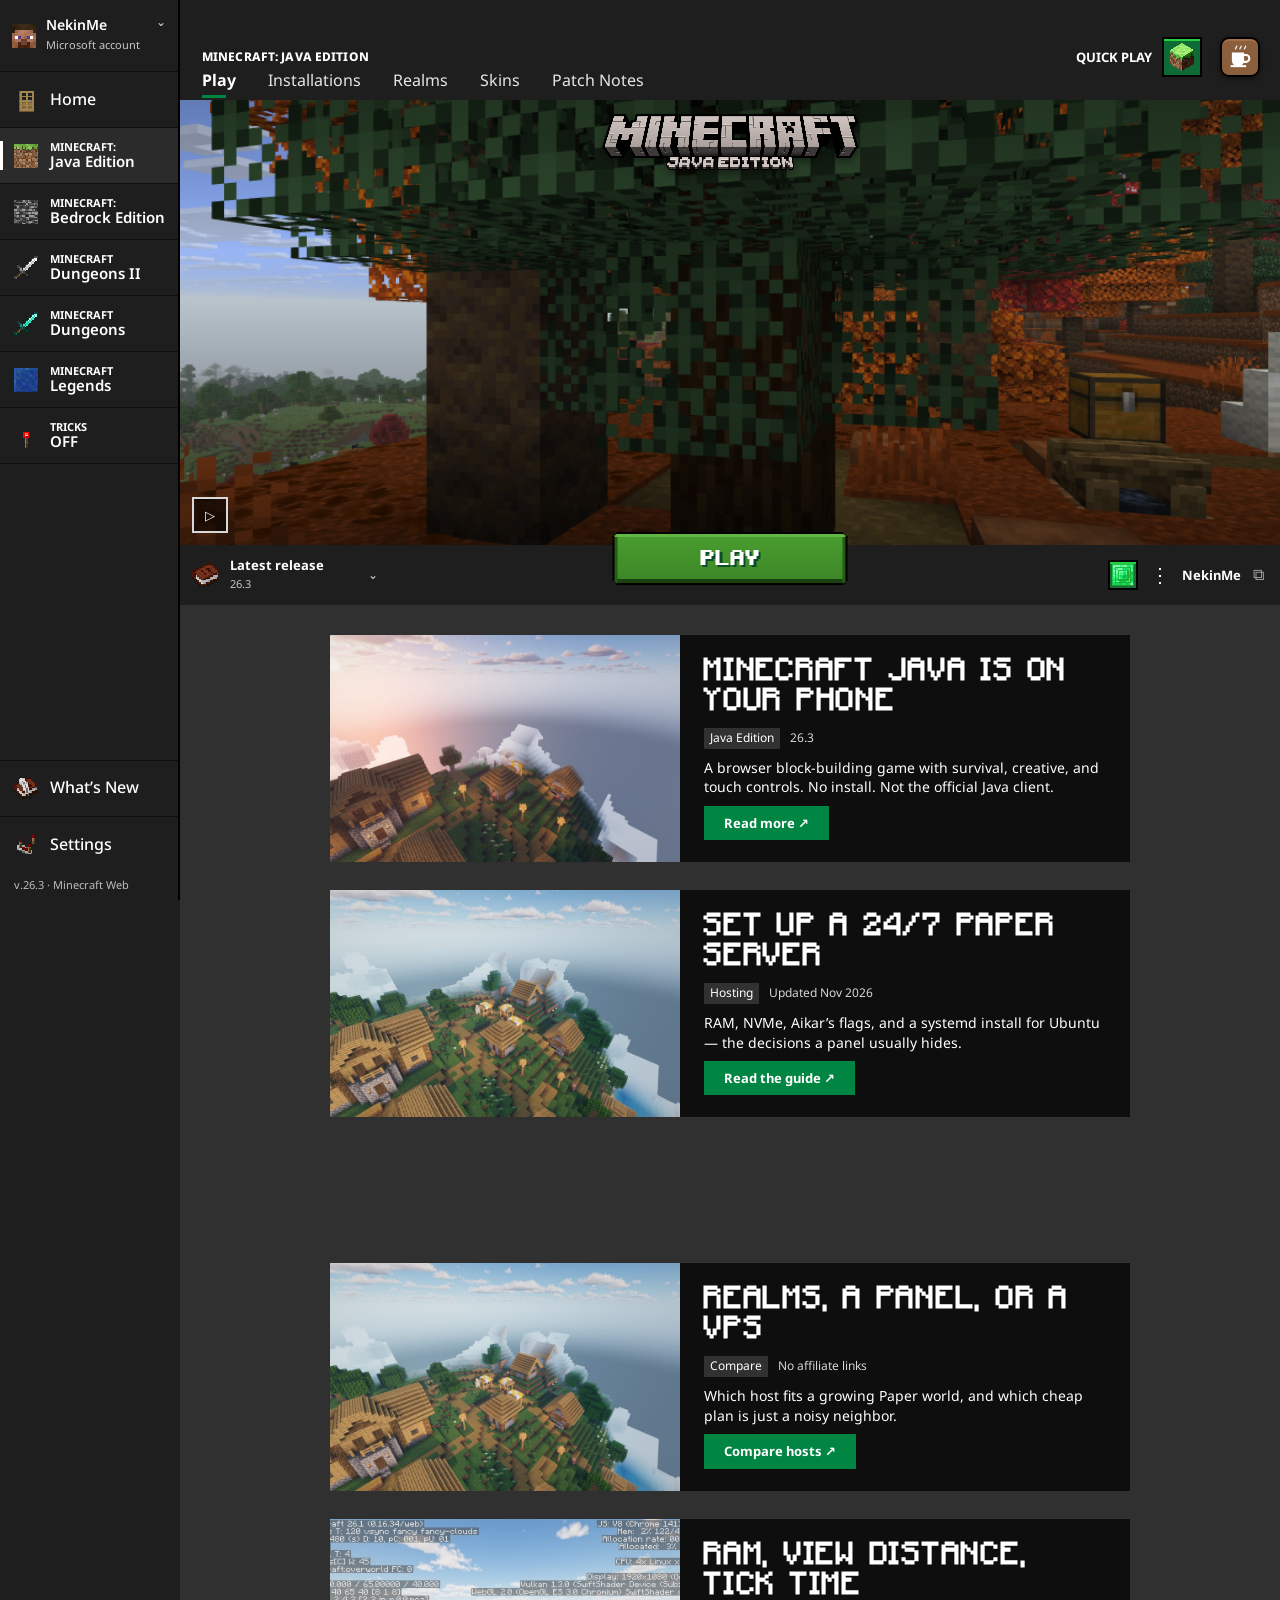
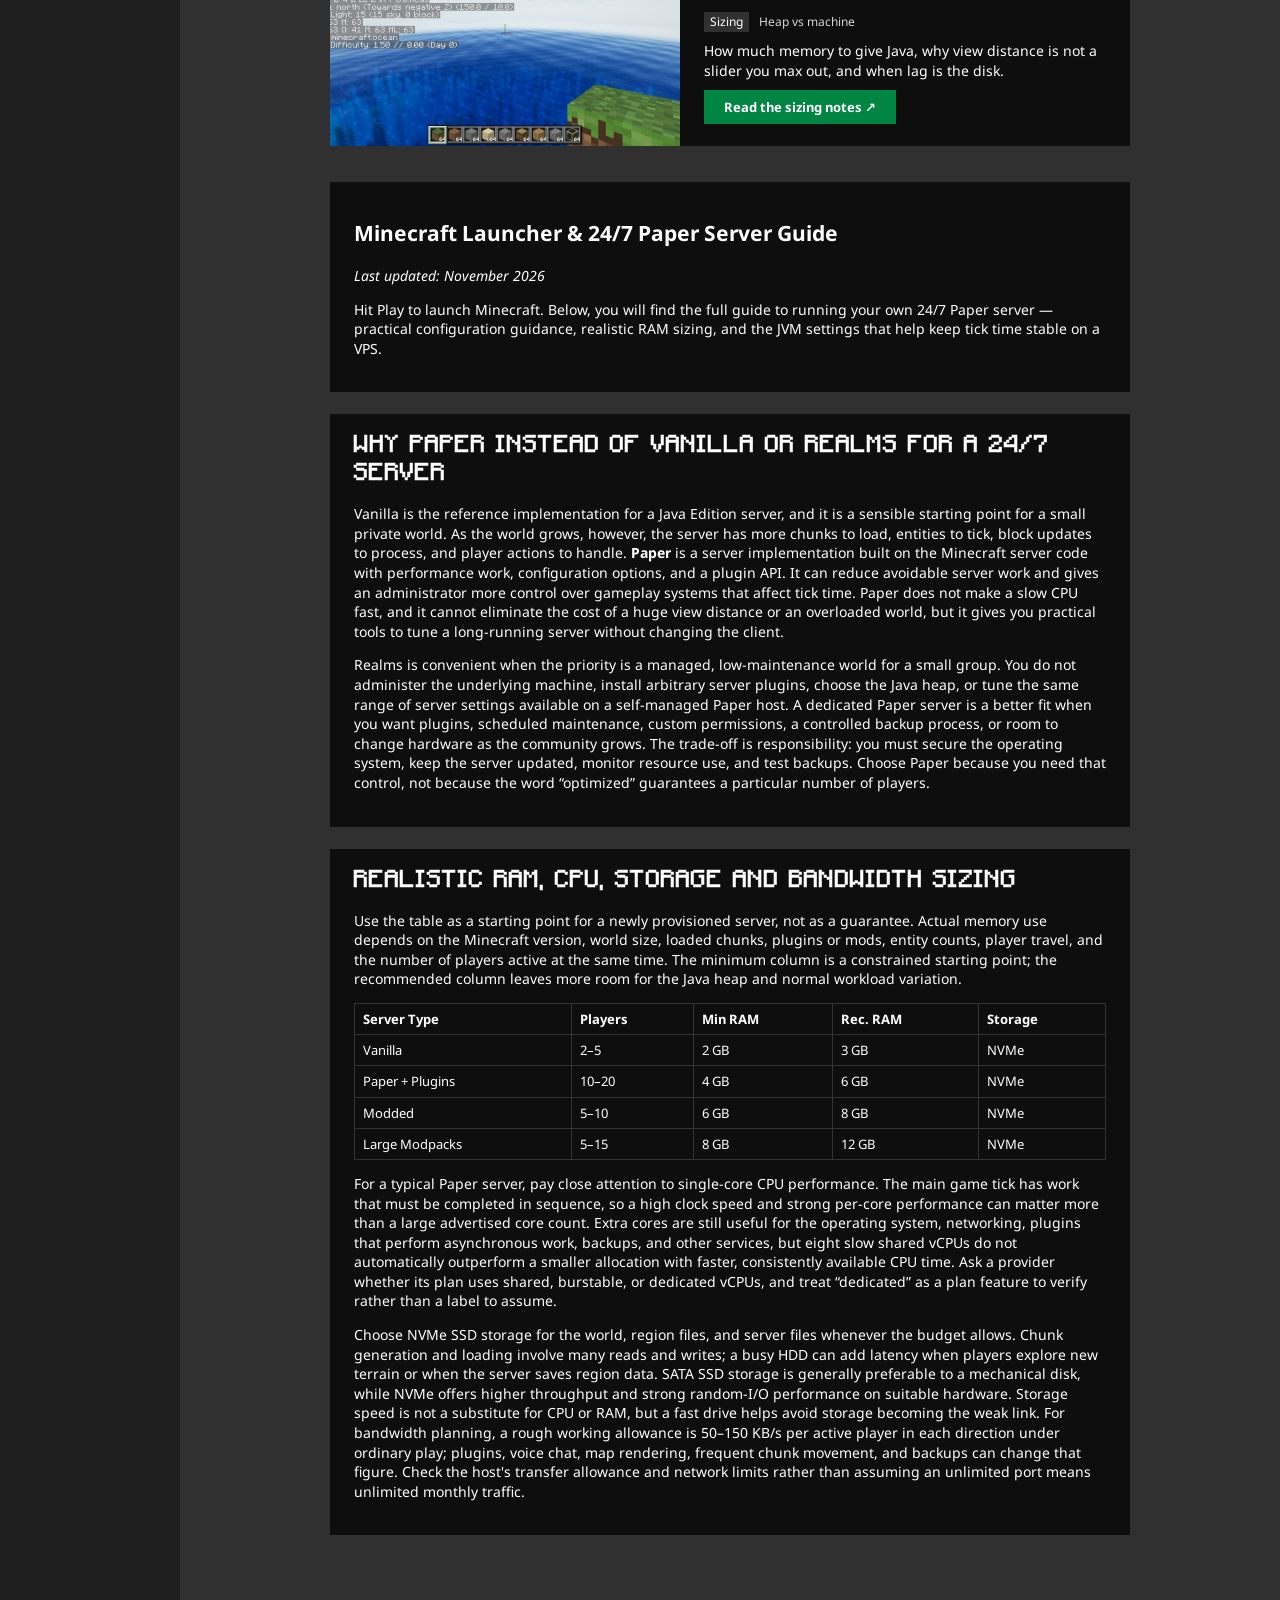
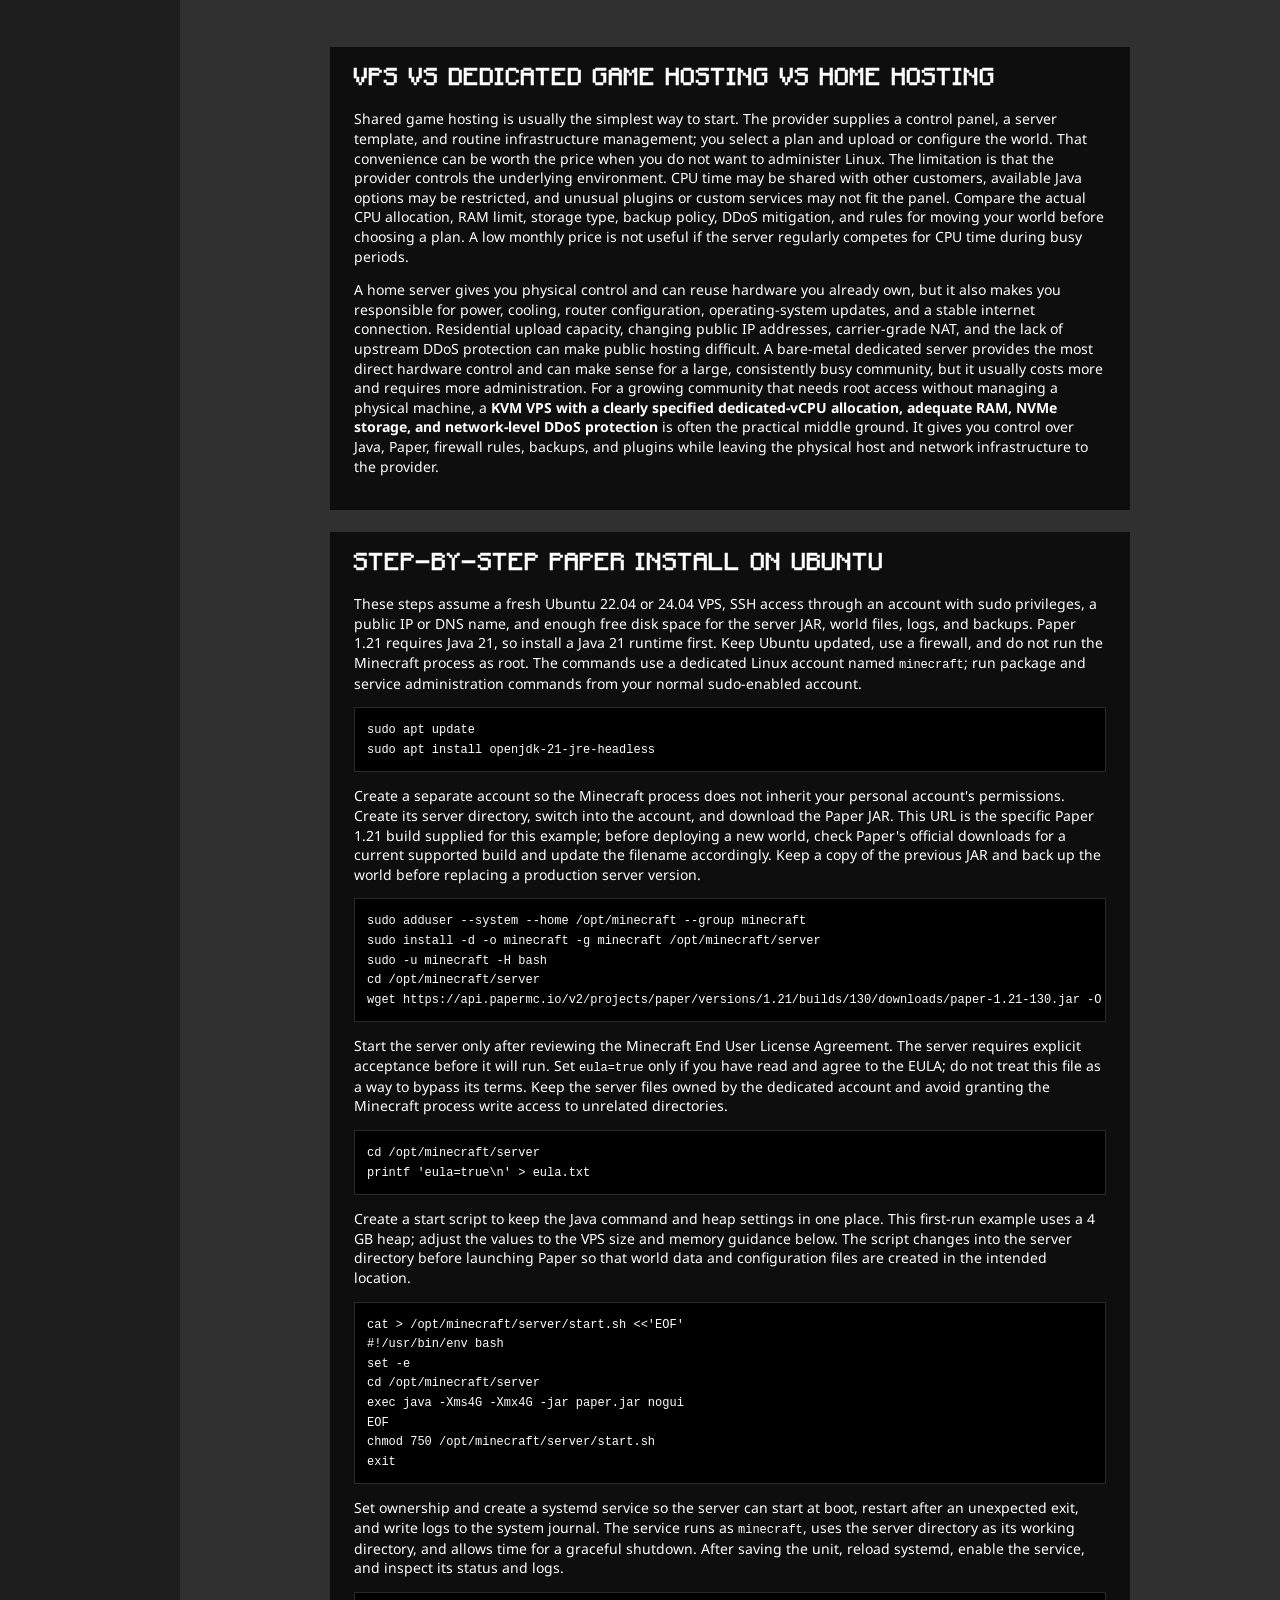
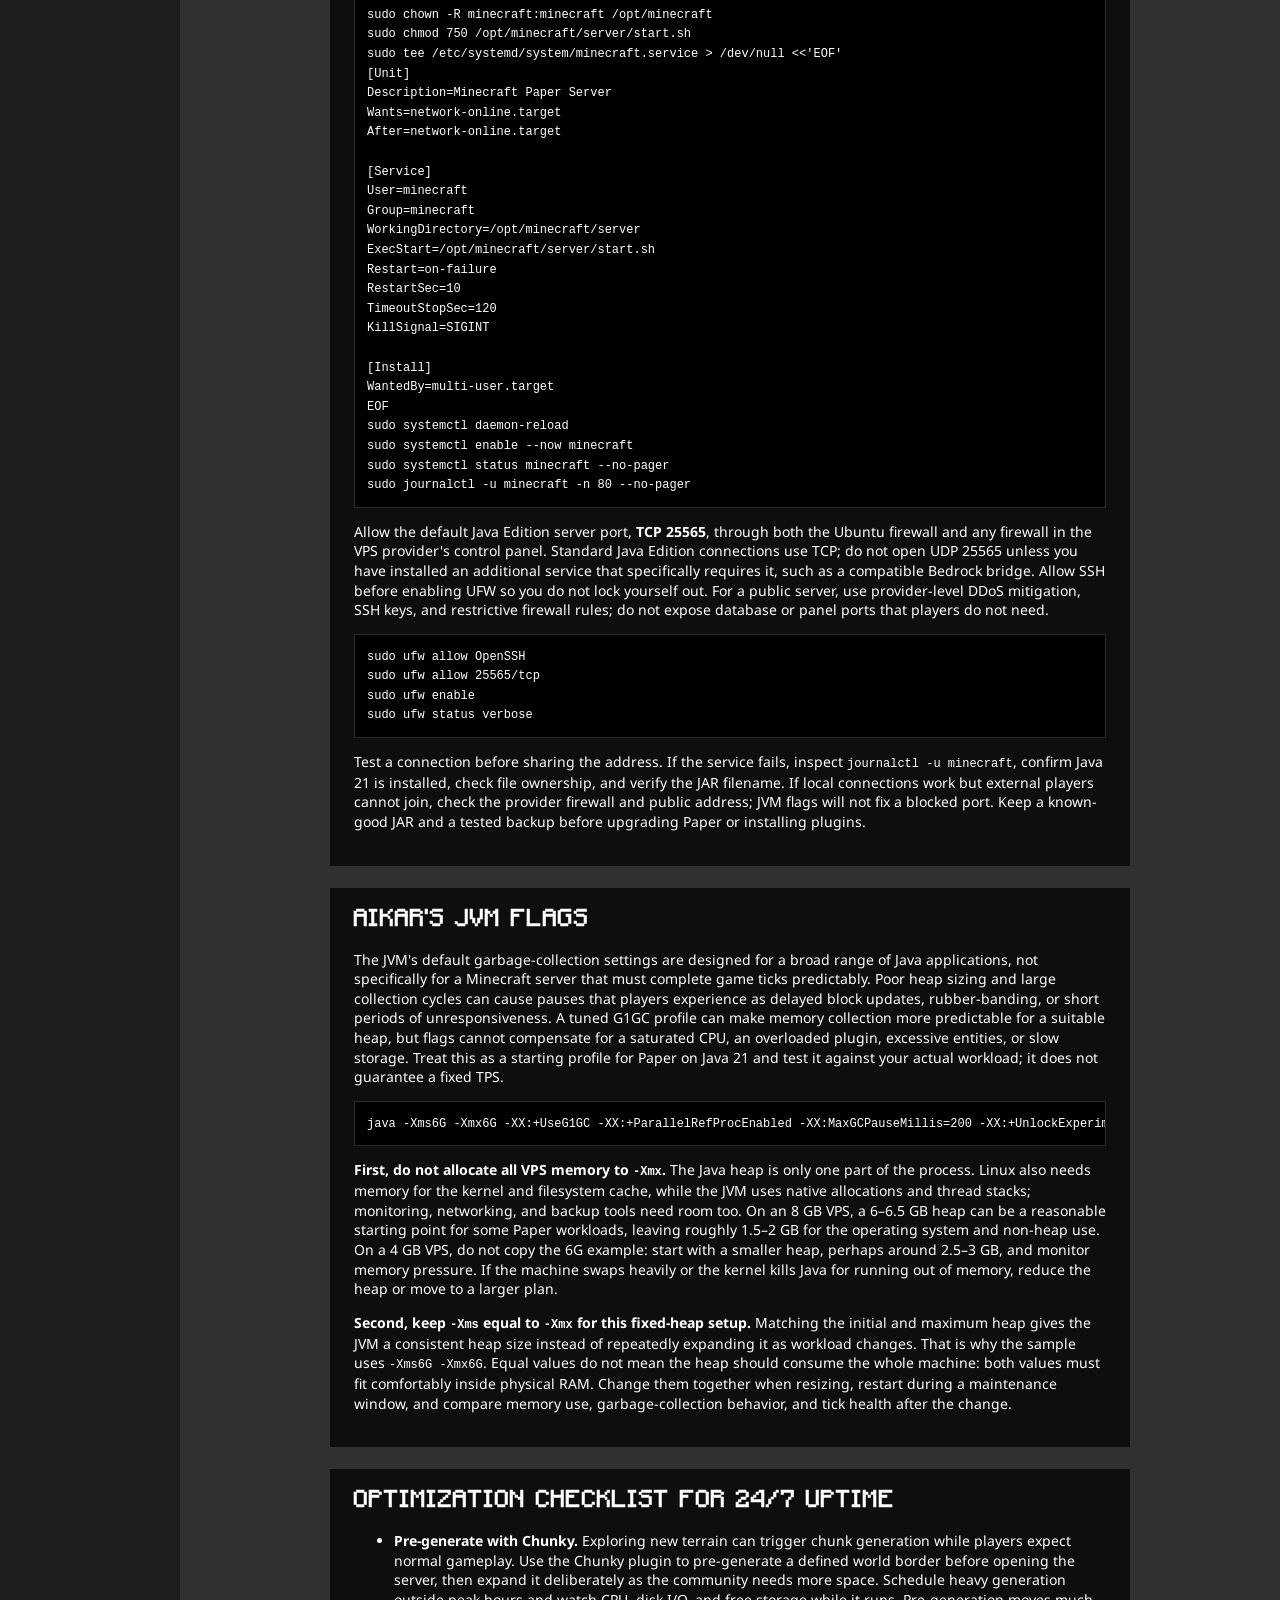
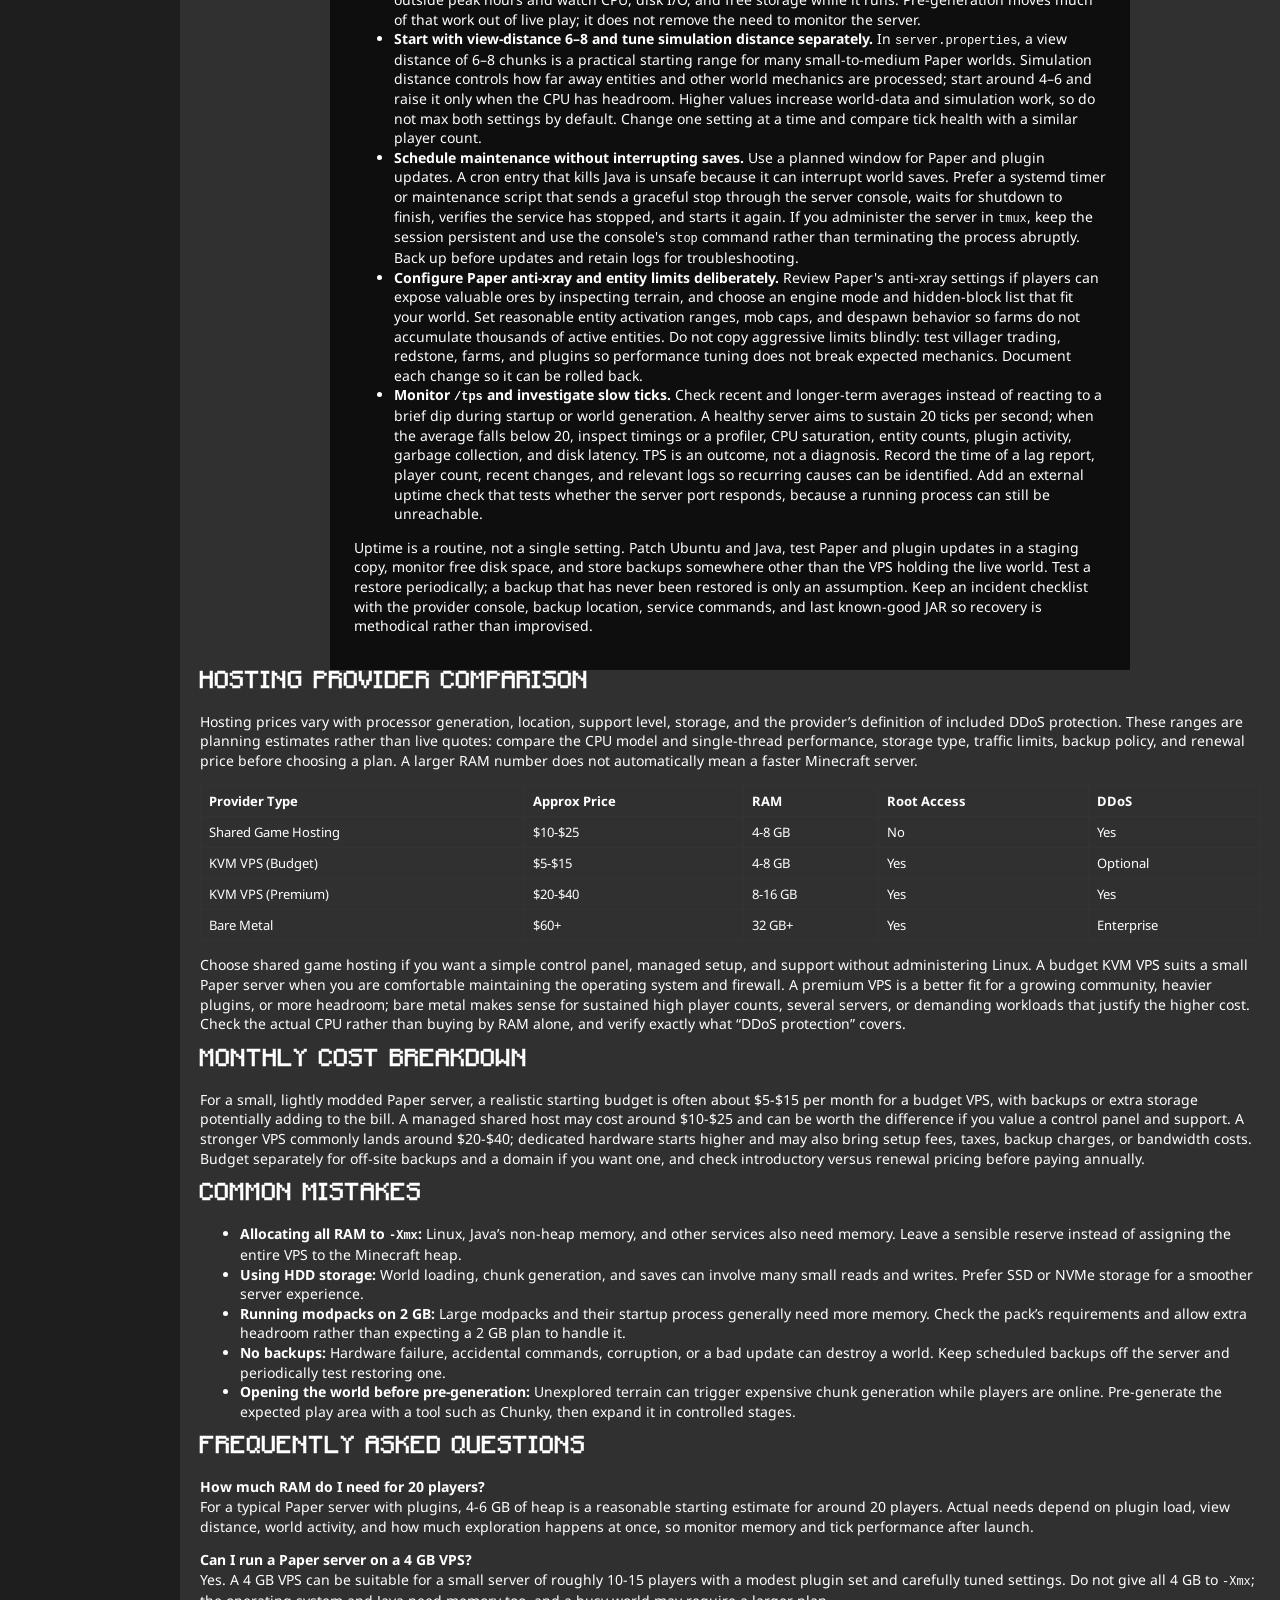
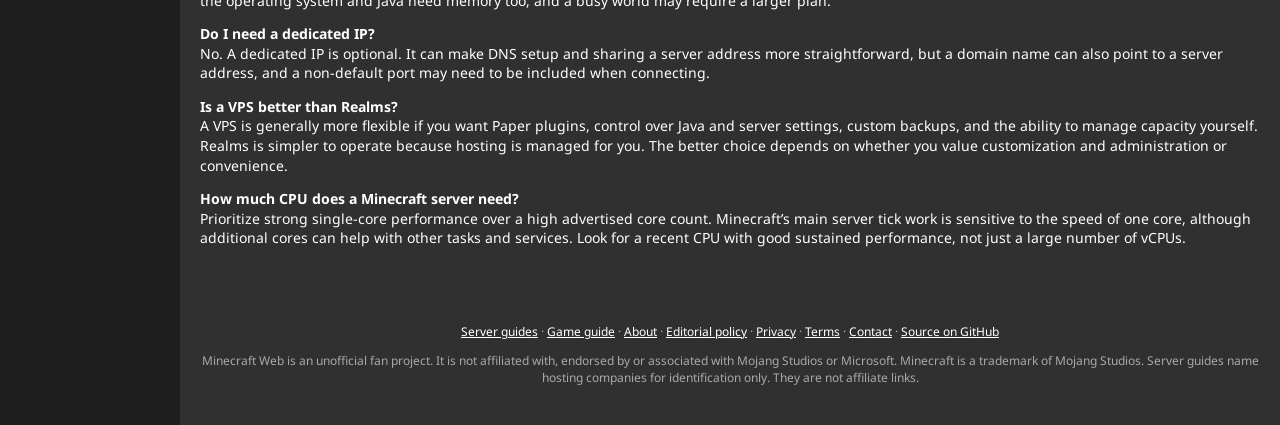
<file: index.html>
<!doctype html>
<html lang="en">
<head>
<meta charset="utf-8">
<script async src="https://pagead2.googlesyndication.com/pagead/js/adsbygoogle.js?client=ca-pub-5025566183652379" data-ad-frequency-hint="30s" crossorigin="anonymous"></script>
<script>
/* Google H5 Games Ads requires these queue stubs. Without them adBreak()
   never exists and the Play gate silently falls back to a house banner. */
window.adsbygoogle = window.adsbygoogle || [];
if (typeof window.adBreak !== 'function') {
  window.adBreak = function (o) { window.adsbygoogle.push(o); };
}
if (typeof window.adConfig !== 'function') {
  window.adConfig = function (o) { window.adsbygoogle.push(o); };
}
/* Queue the configuration before the async AdSense script loads, exactly as
   Google's H5 snippet does. This gives it the whole page load to preload a
   rewarded creative for the PLAY click. */
try {
  window.adConfig({
    preloadAdBreaks: 'on',
    sound: 'on',
    onReady: function () {
      window.__h5Ready = true;
      if (window.__adDiag) {
        window.__adDiag.config = 'ready';
        window.__adDiag.ready = true;
        window.__adDiag.updated = Date.now();
      }
    }
  });
  window.__h5Configured = true;
} catch (e) { window.__h5Configured = false; }
</script>
<meta name="viewport" content="width=device-width,initial-scale=1,viewport-fit=cover">
<title>Minecraft Web — play in the browser, plus Paper server guides</title>
<meta name="description" content="Play Minecraft Web in the browser, or read original guides on running a 24/7 Paper server: RAM, JVM flags, and VPS hosting. Fan project, not an official Minecraft site.">
<link rel="preconnect" href="https://pagead2.googlesyndication.com" crossorigin>
<link rel="preconnect" href="https://googleads.g.doubleclick.net" crossorigin>
<link rel="preconnect" href="https://tpc.googlesyndication.com" crossorigin>
<link rel="preconnect" href="https://www.google.com" crossorigin>
<link rel="dns-prefetch" href="https://fundingchoicesmessages.google.com">
<meta name="google-adsense-account" content="ca-pub-5025566183652379">

<link rel="icon" type="image/png" sizes="16x16" href="/icons/icon-16.png">
<link rel="icon" type="image/png" sizes="32x32" href="/icons/icon-32.png">
<link rel="icon" type="image/png" sizes="128x128" href="/icons/icon-128.png">
<link rel="icon" type="image/png" sizes="192x192" href="/icons/icon-192.png">
<link rel="preconnect" href="https://fonts.gstatic.com" crossorigin>
<link rel="stylesheet" href="https://fonts.googleapis.com/css2?family=Noto+Sans:wght@400;500;600;700;800&display=swap" media="print" onload="this.media='all'">
<style>
@font-face{font-family:'Minecraft Seven';src:url('/assets/fonts/Minecraft-Seven.woff') format('woff');font-display:swap}
:root{--bg:#1e1e1e;--line:#0e0e0e;--feed:#303030;--card:#0e0e0e;--text:#fff;--muted:#c6c6c6;--g:#008542;--g-top:#27ce40;--g-hi:#009047;--g-edge:#0c6e3d;--g-dk:#064d2a}
*{box-sizing:border-box}html{height:100%}html,body{margin:0;min-height:100%;max-width:100%;overscroll-behavior-x:none}
body{background:var(--bg);color:var(--text);font-family:'Noto Sans',system-ui,-apple-system,'Segoe UI',sans-serif;font-size:14px;line-height:1.4;-webkit-font-smoothing:antialiased;overflow-x:hidden;overflow-x:clip}
.mc{font-family:'Minecraft Seven',system-ui,sans-serif;font-weight:normal}
.app{display:flex;min-height:100vh;min-height:100dvh}
/* ---- left rail (launcher: 180px, items 56px, 1px #0e0e0e separators) ---- */
aside{width:180px;flex:none;background:var(--bg);display:flex;flex-direction:column;position:sticky;top:0;height:100vh;height:100dvh;border-right:2px solid #000}
.acct{display:flex;align-items:center;gap:10px;height:72px;padding:0 12px;border-bottom:1px solid var(--line);color:#fff;text-decoration:none}
.acct img{width:24px;height:24px;image-rendering:pixelated}
.acct b{display:block;font-size:14px;font-weight:600;line-height:1.2}.acct span{font-size:11px;color:var(--muted)}
.acct i{margin-left:auto;font-style:normal;font-size:12px;color:#ddd;align-self:flex-start;margin-top:14px}
aside a.it{display:flex;align-items:center;gap:12px;height:56px;padding:0 12px 0 14px;color:#fff;text-decoration:none;border-bottom:1px solid var(--line);position:relative}
aside a.it:hover{background:#2b2b2b}
aside a.it.on{background:#2b2b2b}aside a.it.on:before{content:'';position:absolute;left:0;top:13px;bottom:13px;width:3px;background:#fff}
aside a.it img{width:24px;height:24px;image-rendering:pixelated;flex:none}
aside a.it .t{line-height:1.12}
aside a.it small{display:block;font-size:11px;font-weight:700}
aside a.it span.n{display:block;font-size:15px;font-weight:600}
aside a.it.plain span.n{font-size:16px;font-weight:500}
aside .ad-side{padding:8px;margin-top:6px}
aside .bottom{margin-top:auto;border-top:1px solid var(--line)}
aside .bottom a.it:last-of-type{border-bottom:0}
aside .ver{font-size:11px;color:#bdbdbd;padding:4px 14px 8px}
main{flex:1;min-width:0;display:flex;flex-direction:column}
/* ---- header (product label + tabs, Quick Play on the right) ---- */
.top{display:flex;align-items:flex-end;justify-content:space-between;height:100px;padding:0 20px 0 22px}
.top h6{margin:0 0 3px;font-size:12px;font-weight:800;letter-spacing:.01em}
.tabs{display:flex;gap:32px}
.tabs a{color:#e6e6e6;text-decoration:none;font-size:16px;padding:0 0 9px;position:relative;white-space:nowrap}
.tabs a.on{color:#fff;font-weight:700}.tabs a.on:after{content:'';position:absolute;left:0;width:24px;bottom:2px;height:3px;background:var(--g)}
.tabs a:hover{color:#fff}
.qp{display:flex;align-items:center;gap:10px;color:#fff;text-decoration:none;font-size:13px;font-weight:700;margin-bottom:22px;border:0;background:none;cursor:pointer;font-family:inherit}
.qp img{width:40px;height:40px;padding:4px;background:#0f6b35;border:2px solid #000;box-shadow:inset 0 2px #27ce40;image-rendering:pixelated}
/* ---- Buy Me a Coffee icon in the launcher header ---- */
.top-right{display:flex;align-items:center;gap:12px;margin-bottom:22px}
.top-right .qp{margin-bottom:0}
.bmc{display:grid;place-items:center;width:40px;height:40px;border-radius:9px;background:#8b5e3c;border:2px solid #000;box-shadow:inset 0 2px #a9714b,0 2px 6px rgba(0,0,0,.4);text-decoration:none;flex:none;transition:transform .15s ease,filter .15s ease}
.bmc img{width:26px;height:26px;display:block}
.bmc:hover{filter:brightness(1.06);transform:translateY(-1px)}
@media(max-width:960px){
  /* The header stacks the title above a scrollable tab strip on phones. Keep
     the coffee link pinned to the real top-right corner instead of letting it
     float in the middle of that strip, and reserve room so tabs never scroll
     underneath it. */
  .top{position:relative;padding-right:58px}
  .top-right{position:absolute;top:8px;right:12px;margin:0;z-index:5}
  .bmc{width:34px;height:34px}.bmc img{width:22px;height:22px}
}
/* ---- key art ---- */
.hero{position:relative;flex:none;height:clamp(300px,calc(100vh - 455px),720px);background:#000 url('/img/launcher-art.jpg?v=11') center top/cover no-repeat}
.logo{position:absolute;left:50%;top:14px;transform:translateX(-50%);width:clamp(220px,20vw,320px);filter:drop-shadow(0 3px 4px rgba(0,0,0,.45))}
.logo img{display:block;width:100%;image-rendering:pixelated}
.logo .ed{width:50%;margin:-8.5% auto 0}
.vid{position:absolute;left:12px;bottom:12px;width:36px;height:36px;background:rgba(0,0,0,.55);border:2px solid #d8d8d8;display:grid;place-items:center;color:#fff;text-decoration:none;font-size:13px}
.ready{display:none;position:absolute;right:12px;bottom:12px;max-width:290px;padding:8px 34px 8px 12px;background:#1ed760;background:#3dda6c;color:#000;font:12px/1.35 'Minecraft Seven',system-ui,sans-serif;border:1px solid #000;text-align:center}
html.fromGame .ready{display:block}
/* ---- play bar ---- */
/* The bar overlaps the hero by 13px. Without its own stacking level the
   hero's dark bottom gradient paints over the top of the Play button and makes
   it look like a two-tone green strip. */
.bar{position:relative;z-index:3;flex:none;height:60px;display:flex;align-items:center;justify-content:space-between;padding:0 14px 0 12px;background:var(--bg)}
.inst{display:flex;align-items:center;gap:10px;color:#fff;text-decoration:none;min-width:0}
.inst img{width:28px;height:28px;image-rendering:pixelated}
.inst b{display:block;font-size:13px;font-weight:700;line-height:1.25}.inst span{font-size:11px;color:var(--muted)}
.inst i{font-style:normal;color:#ddd;margin-left:34px;font-size:12px}
.user{font-weight:700;font-size:13px;color:#fff;text-decoration:none}
.play{position:absolute;left:50%;top:-13px;transform:translateX(-50%);display:block;width:235px;height:53px;padding:2px 2px;background:#000;text-decoration:none;
  clip-path:polygon(4px 0,calc(100% - 4px) 0,calc(100% - 4px) 2px,calc(100% - 2px) 2px,calc(100% - 2px) 4px,100% 4px,100% calc(100% - 4px),calc(100% - 2px) calc(100% - 4px),calc(100% - 2px) calc(100% - 2px),calc(100% - 4px) calc(100% - 2px),calc(100% - 4px) 100%,4px 100%,4px calc(100% - 2px),2px calc(100% - 2px),2px calc(100% - 4px),0 calc(100% - 4px),0 4px,2px 4px,2px 2px,4px 2px)}
.play span{clip-path:polygon(2px 0,calc(100% - 2px) 0,100% 2px,100% calc(100% - 2px),calc(100% - 2px) 100%,2px 100%,0 calc(100% - 2px),0 2px);display:flex;align-items:center;justify-content:center;width:100%;height:100%;color:#fff;background:linear-gradient(var(--g-hi),var(--g));
  box-shadow:inset 0 3px 0 var(--g-top),inset 3px 0 0 var(--g-edge),inset -3px 0 0 var(--g-edge),inset 0 -4px 0 var(--g-dk);
  font-family:'Minecraft Seven',system-ui,sans-serif;font-size:22px;letter-spacing:.08em;-webkit-text-stroke:1.1px #fff;text-shadow:2px 2px 0 rgba(0,0,0,.3)}
.play:hover span{background:linear-gradient(#00a352,#009448)}
.play:active span{box-shadow:inset 0 3px 0 var(--g-dk),inset 3px 0 0 var(--g-edge),inset -3px 0 0 var(--g-edge);padding-top:3px}
/* The site accent is teal-green; the Play control uses the launcher's grass
   green so the most important button does not look a shade off. */
.play span{background:linear-gradient(#4a9e2f,#3c8527);box-shadow:inset 0 3px 0 #62b744,inset 3px 0 0 #245c14,inset -3px 0 0 #245c14,inset 0 -4px 0 #1a4210}
.play:hover span{background:linear-gradient(#55ad38,#43902b)}
.play:active span{box-shadow:inset 0 3px 0 #1a4210,inset 3px 0 0 #245c14,inset -3px 0 0 #245c14;padding-top:3px}
/* ---- news feed ---- */
.feed{background:var(--feed);flex:1;padding:30px 20px 10px}
.feedin{max-width:800px;margin:0 auto;display:grid;gap:28px}
.news{display:grid;grid-template-columns:350px 1fr;overflow:hidden;background:var(--card);text-decoration:none;color:#fff;min-height:216px}
.news .pic{background:#000;min-height:216px}
.news .pic img{width:100%;height:100%;object-fit:cover;display:block}
.news .txt{padding:24px 24px 22px;display:flex;flex-direction:column;align-items:flex-start;gap:9px}
.news h3{margin:0;font-family:'Minecraft Seven',system-ui,sans-serif;font-weight:normal;font-size:25px;line-height:1.2;text-transform:uppercase;letter-spacing:.03em;-webkit-text-stroke:1px #fff}
.news .meta{font-size:12px;color:#d6d6d6;display:flex;gap:10px;align-items:center}.news .meta span{background:#313131;padding:2px 6px;color:#fff}
.news p{margin:0;font-size:14px}
.news .more{margin-top:auto;display:inline-flex;align-items:center;gap:8px;background:var(--g);padding:8px 20px;font-weight:700;font-size:13px}
.news:hover .more{background:#009a4c}
.ad-wide{min-height:90px;background:transparent}
.info{background:var(--feed);padding:4px 20px 30px}
.info>section,.info>div{max-width:800px;margin:0 auto}
.info section{background:var(--card);padding:20px 24px;margin-top:22px}
.info h2{font-family:'Minecraft Seven',system-ui,sans-serif;font-weight:normal;font-size:20px;margin:0 0 10px;text-transform:uppercase;-webkit-text-stroke:.6px #fff}
.info a{color:#3ad36b}
footer{background:var(--feed);color:#a9a9a9;font-size:12px;text-align:center;padding:20px 16px 40px;margin:0}footer a{color:#fff}
.mnav{display:none}
@media(max-width:960px){
  aside{display:none}
  .mnav{display:flex;gap:0;overflow-x:auto;background:var(--bg);border-bottom:1px solid var(--line);scrollbar-width:none}
  .mnav a{flex:none;display:flex;align-items:center;gap:8px;color:#fff;text-decoration:none;font-size:13px;font-weight:600;padding:10px 14px;border-right:1px solid var(--line)}
  .mnav a img{width:20px;height:20px;image-rendering:pixelated}.mnav a.on{background:#2b2b2b;box-shadow:inset 0 -3px #fff}
  .top{height:auto;padding:12px 58px 0 14px}.top>div{min-width:0;flex:1}.tabs{gap:22px;overflow-x:auto;max-width:100%;scrollbar-width:none;-webkit-overflow-scrolling:touch}.tabs a{font-size:15px}.qp{display:none}
  .hero{height:56vw;min-height:220px;max-height:60vh}
  .bar{height:auto;padding:52px 12px 12px}.play{top:-14px;width:min(235px,64vw)}
  .feed{padding:20px 10px}.news{grid-template-columns:1fr}.news .pic{min-height:0;aspect-ratio:16/9}.news h3{font-size:19px}
  .info{padding-left:10px;padding-right:10px}
}
@media(max-height:500px){.hero{height:calc(100vh - 150px);height:calc(100dvh - 150px);min-height:160px}.mnav{display:none}.top h6{display:none}}

/* ---- Dappled Forest panorama (slow crossfade + drift) ---- */
.hero{background:#000 url('/assets/panorama/panorama_0.png') center/cover no-repeat;overflow:hidden}
.hero .pano{position:absolute;inset:-5%;background-position:center;background-size:cover;opacity:0;will-change:opacity,transform;animation:panoFade 33s ease-in-out infinite}
.hero .pano.p0{background-image:url('/assets/panorama/panorama_0.png');animation:panoFirst 33s ease-in-out infinite}
.hero .pano.p1{background-image:url('/assets/panorama/panorama_2.png');animation-delay:11s}
.hero .pano.p2{background-image:url('/assets/panorama/panorama_4.png');animation-delay:22s}
@keyframes panoFirst{0%{opacity:1;transform:scale(1.04)}28%{opacity:1;transform:scale(1.1) translate3d(-1.2%,-.8%,0)}36%{opacity:0;transform:scale(1.12) translate3d(-1.4%,-1%,0)}100%{opacity:0;transform:scale(1.12) translate3d(-1.4%,-1%,0)}}
@keyframes panoFade{0%{opacity:0;transform:scale(1.04) translate3d(0,0,0)}5%{opacity:1}28%{opacity:1}36%{opacity:0;transform:scale(1.12) translate3d(-1.4%,-1%,0)}100%{opacity:0;transform:scale(1.12) translate3d(-1.4%,-1%,0)}}
.hero:after{content:'';position:absolute;inset:0;background:linear-gradient(180deg,rgba(0,0,0,.28),rgba(0,0,0,0) 34%,rgba(0,0,0,.58));z-index:1;pointer-events:none}
.logo,.vid,.ready{z-index:2}
@media(prefers-reduced-motion:reduce){.hero .pano{animation:none}.hero .pano.p0{opacity:1}}
/* ---- top leaderboard slot (desktop) ---- */
.ad-top{max-width:970px;margin:0 auto;min-height:90px;background:transparent}
.ad-top:empty{display:none}
@media(max-width:960px){.ad-top{display:none}}
/* ---- PLAY button states ---- */
.play{border:0;font:inherit;cursor:pointer}
.play .play-state{display:none}
.play-state{font-family:'Minecraft Seven',system-ui,sans-serif;font-size:16px;letter-spacing:.03em;text-align:center;line-height:1.15;padding:0 8px}
.play[data-state] .play-svg{display:none}
.play[data-state] .play-state{display:flex;align-items:center;justify-content:center}
.play[data-state="retry"] span{background:linear-gradient(#a3452b,#7d2f1d)}
.play:focus-visible{outline:3px solid #7fcf3f;outline-offset:3px}
/* ---- bar extras ---- */
.bar-right{display:flex;align-items:center;gap:10px}
.block-btn{width:30px;height:30px;padding:2px;background:#1f6b35;border:2px solid #000;box-shadow:inset 0 2px #27ce40;cursor:pointer}
.block-btn img{width:100%;height:100%;image-rendering:pixelated;display:block}
.dots{background:none;border:0;color:#fff;font-size:20px;line-height:1;cursor:pointer;padding:0 2px}
.copy{background:none;border:0;color:#aaa;font-size:16px;cursor:pointer;padding:0 2px}
.copy:hover{color:#fff}
/* ---- real download strip ---- */
.dl{display:none;background:#0b0b0b;border-top:1px solid #000;border-bottom:1px solid #000;padding:9px 20px}
.dl.on{display:block}
.dl .row{max-width:800px;margin:0 auto;display:flex;align-items:center;gap:12px;font-size:12px;color:#d8d8d8}
.dl .track{flex:1;height:10px;background:#1d1d1d;border:1px solid #000;box-shadow:inset 0 0 0 1px #333;padding:1px}
.dl .fill{display:block;height:100%;width:0;background:linear-gradient(180deg,#b6ff7a,#6cd13a 55%,#4a9e2f);transition:width .18s linear}
.dl .pct{min-width:44px;text-align:right;font-family:'Minecraft Seven',system-ui,sans-serif}
.dl .bytes{min-width:118px;text-align:right;color:#a9a9a9}
/* ---- 15 s ad gate ---- */
.gate{position:fixed;inset:0;z-index:10000;display:none;place-items:center;background:rgba(0,0,0,.93);padding:16px}
.gate.on{display:grid}
.gate-box{width:min(560px,96vw);background:#141414;border:2px solid #000;box-shadow:0 0 0 2px #3a3a3a,0 24px 90px rgba(0,0,0,.85);padding:20px 20px 18px;text-align:center;color:#fff}
.gate-kicker{font-size:10px;letter-spacing:.22em;color:#9a9a9a}
.gate-title{font-family:'Minecraft Seven',system-ui,sans-serif;font-size:23px;line-height:1.2;margin-top:6px}
.gate-ad{min-height:250px;width:min(336px,92%);margin:14px auto 6px;display:grid;place-items:center;background:#0b0b0b;border:1px dashed #333;color:#8b8b8b;font-size:12px;overflow:hidden}
.gate-house{position:relative;display:grid;justify-items:center;gap:7px;padding:14px 14px 22px;overflow:hidden}
.gate-house-tag{font:700 9px/1 'Minecraft Seven',system-ui,sans-serif;letter-spacing:.18em;color:#9a9a9a;background:#1b1b1b;border:1px solid #333;padding:4px 7px}
.gate-house-play{width:0;height:0;border-left:16px solid #7fcf3f;border-top:10px solid transparent;border-bottom:10px solid transparent;filter:drop-shadow(2px 2px 0 #000)}
.gate-house img{width:150px;image-rendering:pixelated;opacity:.72}
.gate-house strong{font-family:'Minecraft Seven',system-ui,sans-serif;font-weight:normal;font-size:15px;color:#e8e8e8;letter-spacing:.03em}
.gate-house-copy{font-size:11px;color:#9a9a9a;max-width:250px;text-align:center;line-height:1.45}
.gate-house-status{font:700 10px/1.2 'Minecraft Seven',system-ui,sans-serif;letter-spacing:.05em;color:#8fbf6f}
.gate-house[data-state="done"] .gate-house-status{color:#b6ff7a}
.gate-house-timer{position:absolute;left:0;bottom:0;height:3px;width:0;background:#7fcf3f;animation:houseAd 5s linear forwards}
.gate-house[data-state="done"] .gate-house-timer{width:100%;animation:none}
@keyframes houseAd{from{width:0}to{width:100%}}
.gate-count{font-family:'Minecraft Seven',system-ui,sans-serif;font-size:34px;color:#7fcf3f;line-height:1.1;margin-top:2px}
.gate-sub{font-size:13px;color:#b9b9b9;margin-top:4px}
.gate-prog{width:min(420px,92%);height:9px;background:#222;border:1px solid #000;box-shadow:inset 0 0 0 1px #333;padding:1px;margin:12px auto 0;overflow:hidden}
.gate-prog i{display:block;position:relative;height:100%;width:0;min-width:6px;background:linear-gradient(180deg,#b6ff7a,#6cd13a 55%,#4a9e2f);transition:width .18s linear;overflow:hidden}
.gate-bytes{font-size:12px;color:#a9a9a9;margin-top:6px}
.gate-live{font-size:12px;color:#8fbf6f;margin-top:3px;min-height:16px;line-height:1.35}
.gate-live.warn{color:#e0b060}
.gate-watch{display:inline-block;margin-top:10px;padding:11px 24px;background:#2f7d1f;color:#fff;border:2px solid #000;box-shadow:inset 0 2px #55b53a,inset 0 -3px #1d5412;font:700 14px/1 'Minecraft Seven',system-ui,sans-serif;letter-spacing:.04em;cursor:pointer}
.gate-watch:hover{background:#389623}
.gate-watch[hidden]{display:none}
.gate-sponsor{display:inline-block;margin-top:8px;padding:8px 16px;background:#3b3b3b;color:#d8d8d8;border:2px solid #000;box-shadow:inset 0 2px #626262,inset 0 -3px #242424;font:700 12px/1 'Minecraft Seven',system-ui,sans-serif;letter-spacing:.04em;cursor:pointer}
.gate-sponsor:hover{background:#4a4a4a;color:#fff}
.gate-sponsor[hidden]{display:none}
.gate-retry{display:inline-block;margin-top:12px;padding:8px 18px;background:#6f6f6f;color:#fff;border:2px solid #000;box-shadow:inset 0 2px #9a9a9a,inset 0 -3px #3f3f3f;font:700 13px/1 'Minecraft Seven',system-ui,sans-serif;letter-spacing:.04em;cursor:pointer}
.gate-retry:hover{background:#7d7d7d}
.gate-retry[hidden]{display:none}
/* ---- preloaded game iframe (hidden behind the rewarded gate) ---- */
#game-frame{position:fixed;inset:0;width:100%;height:100%;height:100dvh;border:0;z-index:9998;background:#000;opacity:0;pointer-events:none;transition:opacity .3s ease}
/* Lock the page behind the fullscreen game. overflow:hidden alone still
   leaves the body as a scroll container on mobile Safari, which produces the
   small rubber-band scroll the user sees. Fixing the body removes it. */
html.game-on{height:100%;overflow:hidden;overflow:clip;overscroll-behavior:none;touch-action:none}
body.game-on{position:fixed;inset:0;width:100%;height:100%;overflow:hidden;overflow:clip;overscroll-behavior:none;touch-action:none}
body.game-on #game-frame{opacity:1;pointer-events:auto;z-index:10002}
/* ---- 1:1 loading screen ---- */
.load{position:fixed;inset:0;z-index:10001;display:none;place-items:center;background:#000}
.load.on{display:grid}
.load-win{width:min(680px,92vw);height:min(360px,70vh);border:3px solid #ff8a00;box-shadow:inset 0 0 0 2px #2b1600,0 0 34px rgba(255,138,0,.28);display:grid;place-items:center;background:#000}
.load-text{font-family:'Minecraft Seven',system-ui,sans-serif;font-size:28px;letter-spacing:.09em;color:#f2f2f2}
.load-text i{font-style:normal}
@media(max-width:600px){.bar-right .block-btn,.bar-right .dots,.bar-right .copy{display:none}.bar-right{position:absolute;right:12px;top:20px}.dl .bytes{display:none}}


/* ---- long guide content must not widen the launcher ---- */
.info pre{max-width:100%;overflow-x:auto;background:#000;border:1px solid #2a2a2a;padding:12px;margin:12px 0}
.info code{font-family:ui-monospace,SFMono-Regular,Menlo,monospace;font-size:12px}
.info table{width:100%;border-collapse:collapse;font-size:13px;margin:10px 0}
.info th,.info td{border:1px solid #333;padding:6px 8px;text-align:left}
@media(max-width:700px){.info table{display:block;overflow-x:auto}.info pre code{white-space:pre-wrap;word-break:break-word}}
</style>
<script>if(/[?&](play|from)=/.test(location.search))document.documentElement.classList.add('fromGame')</script>
<script>try{localStorage.setItem('mw_site_visit',String(Date.now()))}catch(e){}</script>


<link rel="manifest" href="/manifest.webmanifest">
<link rel="apple-touch-icon" sizes="180x180" href="/icons/apple-touch-icon.png">
<meta name="apple-mobile-web-app-capable" content="yes">
<meta name="mobile-web-app-capable" content="yes">
<meta name="apple-mobile-web-app-status-bar-style" content="black-translucent">
<meta name="apple-mobile-web-app-title" content="Minecraft Web">
<meta name="theme-color" content="#141414">
<script src="/install.js" defer></script>
<script src="/site-ads.js" defer></script>
<script src="/ad-clicks.js" defer></script>
</head>
<body>
<div class="app">
<aside>
  <a class="acct" href="/guide.html#about"><img src="/assets/ui/player-head.png" alt=""><div><b>NekinMe</b><span>Microsoft account</span></div><i>&#8964;</i></a>
  <a class="it plain" href="/"><img src="/assets/java/26.3/items/oak_door.png" alt=""><span class="t"><span class="n">Home</span></span></a>
  <a class="it on" href="/"><img src="/assets/java/26.3/blocks/grass_block_side.png" alt=""><span class="t"><small>MINECRAFT:</small><span class="n">Java Edition</span></span></a>
  <a class="it" href="/guide.html#about"><img src="/assets/java/26.3/blocks/bedrock.png" alt=""><span class="t"><small>MINECRAFT:</small><span class="n">Bedrock Edition</span></span></a>
  <a class="it" href="/guides/"><img src="/assets/java/26.3/items/iron_sword.png" alt=""><span class="t"><small>MINECRAFT</small><span class="n">Dungeons II</span></span></a>
  <a class="it" href="/guides/"><img src="/assets/java/26.3/items/diamond_sword.png" alt=""><span class="t"><small>MINECRAFT</small><span class="n">Dungeons</span></span></a>
  <a class="it" href="/guides/"><img src="/assets/java/26.3/blocks/lapis_block.png" alt=""><span class="t"><small>MINECRAFT</small><span class="n">Legends</span></span></a>
  <a class="it" href="/guide.html#about"><img src="/assets/java/26.3/blocks/redstone_torch.png" alt=""><span class="t"><small>TRICKS</small><span class="n">OFF</span></span></a>
  <div class="ad-side" data-ad="side"></div>
  <div class="bottom">
    <a class="it plain" href="/guide.html#about"><img src="/assets/java/26.3/items/writable_book.png" alt=""><span class="t"><span class="n">What&#8217;s New</span></span></a>
    <a class="it plain" href="/privacy.html"><img src="/assets/java/26.3/items/comparator.png" alt=""><span class="t"><span class="n">Settings</span></span></a>
    <div class="ver">v.26.3 &#183; Minecraft Web</div>
  </div>
</aside>
<main>
  <div class="mnav"><a class="on" href="/"><img src="/icons/icon-192.png" alt="">Java Edition</a><a href="/guide.html"><img src="/assets/java/26.3/items/written_book.png" alt="">Game Guide</a><a href="/guide.html#install"><img src="/assets/java/26.3/items/ender_eye.png" alt="">Install App</a><a href="/guides/"><img src="/assets/java/26.3/items/writable_book.png" alt="">Server Guides</a><a href="/privacy.html"><img src="/assets/java/26.3/items/comparator.png" alt="">Settings</a></div>
  <div class="top">
    <div><h6>MINECRAFT: JAVA EDITION</h6>
    <div class="tabs"><a class="on" href="/">Play</a><a href="/guide.html#install">Installations</a><a href="/guides/paper-vs-realms-vs-vps.html">Realms</a><a href="/guide.html">Skins</a><a href="/guide.html#about">Patch Notes</a></div></div>
    <div class="top-right">
      <button class="qp" id="qp" type="button"><span>QUICK PLAY</span><img src="/icons/icon-192.png" alt=""></button>
      <a class="bmc" href="https://buymeacoffee.com/gamerstripd" target="_blank" rel="noopener" aria-label="Buy me a coffee" title="Buy me a coffee"><img src="/bmc.svg" alt=""></a>
    </div>
  </div>
  <div class="ad-top" data-ad="top" aria-label="Advertisement"></div>
  <div class="hero" role="img" aria-label="Dappled Forest panorama">
    <div class="pano p0" aria-hidden="true"></div>
    <div class="pano p1" aria-hidden="true"></div>
    <div class="pano p2" aria-hidden="true"></div>
    <div class="logo"><img src="/assets/ui/minecraft.png" alt="Minecraft"><img class="ed" src="/assets/ui/edition.png" alt="Java Edition"></div>
    <a class="vid" href="/guide.html" aria-label="Watch">&#9655;</a>
    <div class="ready">Your world is ready! Press Play to start.</div>
  </div>
  <div class="bar">
    <a class="inst" href="/guide.html"><img src="/assets/java/26.3/items/written_book.png" alt=""><div><b>Latest release</b><span>26.3</span></div><i>&#8964;</i></a>
    <button class="play" id="play" type="button" aria-label="Play Minecraft Java now"><span class="play-svg"><svg class="pl" viewBox="0 0 28 8" width="60" height="17" aria-hidden="true" shape-rendering="crispEdges"><path fill="#0b4d2b" d="M1 1h1v1h-1zM2 1h1v1h-1zM3 1h1v1h-1zM4 1h1v1h-1zM5 1h1v1h-1zM1 2h1v1h-1zM2 2h1v1h-1zM5 2h1v1h-1zM6 2h1v1h-1zM1 3h1v1h-1zM2 3h1v1h-1zM5 3h1v1h-1zM6 3h1v1h-1zM1 4h1v1h-1zM2 4h1v1h-1zM3 4h1v1h-1zM4 4h1v1h-1zM5 4h1v1h-1zM1 5h1v1h-1zM2 5h1v1h-1zM1 6h1v1h-1zM2 6h1v1h-1zM1 7h1v1h-1zM2 7h1v1h-1zM8 1h1v1h-1zM9 1h1v1h-1zM8 2h1v1h-1zM9 2h1v1h-1zM8 3h1v1h-1zM9 3h1v1h-1zM8 4h1v1h-1zM9 4h1v1h-1zM8 5h1v1h-1zM9 5h1v1h-1zM8 6h1v1h-1zM9 6h1v1h-1zM8 7h1v1h-1zM9 7h1v1h-1zM10 7h1v1h-1zM11 7h1v1h-1zM12 7h1v1h-1zM13 7h1v1h-1zM16 1h1v1h-1zM17 1h1v1h-1zM18 1h1v1h-1zM19 1h1v1h-1zM15 2h1v1h-1zM16 2h1v1h-1zM19 2h1v1h-1zM20 2h1v1h-1zM15 3h1v1h-1zM16 3h1v1h-1zM19 3h1v1h-1zM20 3h1v1h-1zM15 4h1v1h-1zM16 4h1v1h-1zM17 4h1v1h-1zM18 4h1v1h-1zM19 4h1v1h-1zM20 4h1v1h-1zM15 5h1v1h-1zM16 5h1v1h-1zM19 5h1v1h-1zM20 5h1v1h-1zM15 6h1v1h-1zM16 6h1v1h-1zM19 6h1v1h-1zM20 6h1v1h-1zM15 7h1v1h-1zM16 7h1v1h-1zM19 7h1v1h-1zM20 7h1v1h-1zM22 1h1v1h-1zM23 1h1v1h-1zM26 1h1v1h-1zM27 1h1v1h-1zM22 2h1v1h-1zM23 2h1v1h-1zM26 2h1v1h-1zM27 2h1v1h-1zM22 3h1v1h-1zM23 3h1v1h-1zM26 3h1v1h-1zM27 3h1v1h-1zM23 4h1v1h-1zM24 4h1v1h-1zM25 4h1v1h-1zM26 4h1v1h-1zM24 5h1v1h-1zM25 5h1v1h-1zM24 6h1v1h-1zM25 6h1v1h-1zM24 7h1v1h-1zM25 7h1v1h-1z"/><path fill="#fff" d="M0 0h1v1h-1zM1 0h1v1h-1zM2 0h1v1h-1zM3 0h1v1h-1zM4 0h1v1h-1zM0 1h1v1h-1zM1 1h1v1h-1zM4 1h1v1h-1zM5 1h1v1h-1zM0 2h1v1h-1zM1 2h1v1h-1zM4 2h1v1h-1zM5 2h1v1h-1zM0 3h1v1h-1zM1 3h1v1h-1zM2 3h1v1h-1zM3 3h1v1h-1zM4 3h1v1h-1zM0 4h1v1h-1zM1 4h1v1h-1zM0 5h1v1h-1zM1 5h1v1h-1zM0 6h1v1h-1zM1 6h1v1h-1zM7 0h1v1h-1zM8 0h1v1h-1zM7 1h1v1h-1zM8 1h1v1h-1zM7 2h1v1h-1zM8 2h1v1h-1zM7 3h1v1h-1zM8 3h1v1h-1zM7 4h1v1h-1zM8 4h1v1h-1zM7 5h1v1h-1zM8 5h1v1h-1zM7 6h1v1h-1zM8 6h1v1h-1zM9 6h1v1h-1zM10 6h1v1h-1zM11 6h1v1h-1zM12 6h1v1h-1zM15 0h1v1h-1zM16 0h1v1h-1zM17 0h1v1h-1zM18 0h1v1h-1zM14 1h1v1h-1zM15 1h1v1h-1zM18 1h1v1h-1zM19 1h1v1h-1zM14 2h1v1h-1zM15 2h1v1h-1zM18 2h1v1h-1zM19 2h1v1h-1zM14 3h1v1h-1zM15 3h1v1h-1zM16 3h1v1h-1zM17 3h1v1h-1zM18 3h1v1h-1zM19 3h1v1h-1zM14 4h1v1h-1zM15 4h1v1h-1zM18 4h1v1h-1zM19 4h1v1h-1zM14 5h1v1h-1zM15 5h1v1h-1zM18 5h1v1h-1zM19 5h1v1h-1zM14 6h1v1h-1zM15 6h1v1h-1zM18 6h1v1h-1zM19 6h1v1h-1zM21 0h1v1h-1zM22 0h1v1h-1zM25 0h1v1h-1zM26 0h1v1h-1zM21 1h1v1h-1zM22 1h1v1h-1zM25 1h1v1h-1zM26 1h1v1h-1zM21 2h1v1h-1zM22 2h1v1h-1zM25 2h1v1h-1zM26 2h1v1h-1zM22 3h1v1h-1zM23 3h1v1h-1zM24 3h1v1h-1zM25 3h1v1h-1zM23 4h1v1h-1zM24 4h1v1h-1zM23 5h1v1h-1zM24 5h1v1h-1zM23 6h1v1h-1zM24 6h1v1h-1z"/></svg></span><span class="play-state" id="play-state"></span></button>
    <div class="bar-right">
      <button class="block-btn" id="block-btn" type="button" aria-label="Open skin settings"><img src="/assets/java/26.3/blocks/emerald_block.png" alt=""></button>
      <button class="dots" id="dots" type="button" aria-label="More options">&#8942;</button>
      <a class="user" href="/guide.html#about">NekinMe</a>
      <button class="copy" id="copy-user" type="button" aria-label="Copy username">&#10697;</button>
    </div>
  </div>
  <div class="dl" id="dl" aria-live="polite">
    <div class="row"><span id="dl-label">PREPARING&#8230;</span><div class="track"><i class="fill" id="dl-fill"></i></div><span class="pct" id="dl-pct">0%</span><span class="bytes" id="dl-bytes">0 / 0 MB</span></div>
  </div>
  <div class="feed"><div class="feedin">
    <a class="news" href="/guide.html"><div class="pic"><img src="/img/sunset.jpg" alt="Minecraft Java village at golden hour with Photon shaders"></div><div class="txt"><h3>Minecraft Java is on your phone</h3><div class="meta"><span>Java Edition</span>26.3</div><p>A browser block-building game with survival, creative, and touch controls. No install. Not the official Java client.</p><span class="more">Read more &#8599;</span></div></a>
    <a class="news" href="/guides/paper-minecraft-server-2026.html"><div class="pic"><img src="/img/village.jpg" alt="A generated village, the kind of world a 24/7 server has to keep ticking"></div><div class="txt"><h3>Set up a 24/7 Paper server</h3><div class="meta"><span>Hosting</span>Updated Nov 2026</div><p>RAM, NVMe, Aikar’s flags, and a systemd install for Ubuntu — the decisions a panel usually hides.</p><span class="more">Read the guide &#8599;</span></div></a>
    <div class="ad-wide" data-ad="wide"><!-- Auto ads may place a unit here --></div>
    <a class="news" href="/guides/paper-vs-realms-vs-vps.html"><div class="pic"><img src="/img/hero.jpg" alt="Overworld terrain"></div><div class="txt"><h3>Realms, a panel, or a VPS</h3><div class="meta"><span>Compare</span>No affiliate links</div><p>Which host fits a growing Paper world, and which cheap plan is just a noisy neighbor.</p><span class="more">Compare hosts &#8599;</span></div></a>
    <a class="news" href="/guides/paper-ram-view-distance.html"><div class="pic"><img src="/img/debug.jpg" alt="Debug readout, the same idea as watching TPS on a server"></div><div class="txt"><h3>RAM, view distance, tick time</h3><div class="meta"><span>Sizing</span>Heap vs machine</div><p>How much memory to give Java, why view distance is not a slider you max out, and when lag is the disk.</p><span class="more">Read the sizing notes &#8599;</span></div></a>
  </div></div>
<div class="info" id="about">
  <section>
    <h1>Minecraft Launcher &amp; 24/7 Paper Server Guide</h1>
    <p><em>Last updated: November 2026</em></p>
    <p>Hit Play to launch Minecraft. Below, you will find the full guide to running your own 24/7 Paper server — practical configuration guidance, realistic RAM sizing, and the JVM settings that help keep tick time stable on a VPS.</p>
  </section>

  <section id="why-paper">
    <h2>Why Paper instead of Vanilla or Realms for a 24/7 server</h2>
    <p>Vanilla is the reference implementation for a Java Edition server, and it is a sensible starting point for a small private world. As the world grows, however, the server has more chunks to load, entities to tick, block updates to process, and player actions to handle. <strong>Paper</strong> is a server implementation built on the Minecraft server code with performance work, configuration options, and a plugin API. It can reduce avoidable server work and gives an administrator more control over gameplay systems that affect tick time. Paper does not make a slow CPU fast, and it cannot eliminate the cost of a huge view distance or an overloaded world, but it gives you practical tools to tune a long-running server without changing the client.</p>
    <p>Realms is convenient when the priority is a managed, low-maintenance world for a small group. You do not administer the underlying machine, install arbitrary server plugins, choose the Java heap, or tune the same range of server settings available on a self-managed Paper host. A dedicated Paper server is a better fit when you want plugins, scheduled maintenance, custom permissions, a controlled backup process, or room to change hardware as the community grows. The trade-off is responsibility: you must secure the operating system, keep the server updated, monitor resource use, and test backups. Choose Paper because you need that control, not because the word “optimized” guarantees a particular number of players.</p>
  </section>

  <section id="sizing">
    <h2>Realistic RAM, CPU, storage and bandwidth sizing</h2>
    <p>Use the table as a starting point for a newly provisioned server, not as a guarantee. Actual memory use depends on the Minecraft version, world size, loaded chunks, plugins or mods, entity counts, player travel, and the number of players active at the same time. The minimum column is a constrained starting point; the recommended column leaves more room for the Java heap and normal workload variation.</p>
    <table>
      <tr><th>Server Type</th><th>Players</th><th>Min RAM</th><th>Rec. RAM</th><th>Storage</th></tr>
      <tr><td>Vanilla</td><td>2–5</td><td>2 GB</td><td>3 GB</td><td>NVMe</td></tr>
      <tr><td>Paper + Plugins</td><td>10–20</td><td>4 GB</td><td>6 GB</td><td>NVMe</td></tr>
      <tr><td>Modded</td><td>5–10</td><td>6 GB</td><td>8 GB</td><td>NVMe</td></tr>
      <tr><td>Large Modpacks</td><td>5–15</td><td>8 GB</td><td>12 GB</td><td>NVMe</td></tr>
    </table>
    <p>For a typical Paper server, pay close attention to single-core CPU performance. The main game tick has work that must be completed in sequence, so a high clock speed and strong per-core performance can matter more than a large advertised core count. Extra cores are still useful for the operating system, networking, plugins that perform asynchronous work, backups, and other services, but eight slow shared vCPUs do not automatically outperform a smaller allocation with faster, consistently available CPU time. Ask a provider whether its plan uses shared, burstable, or dedicated vCPUs, and treat “dedicated” as a plan feature to verify rather than a label to assume.</p>
    <p>Choose NVMe SSD storage for the world, region files, and server files whenever the budget allows. Chunk generation and loading involve many reads and writes; a busy HDD can add latency when players explore new terrain or when the server saves region data. SATA SSD storage is generally preferable to a mechanical disk, while NVMe offers higher throughput and strong random-I/O performance on suitable hardware. Storage speed is not a substitute for CPU or RAM, but a fast drive helps avoid storage becoming the weak link. For bandwidth planning, a rough working allowance is 50–150 KB/s per active player in each direction under ordinary play; plugins, voice chat, map rendering, frequent chunk movement, and backups can change that figure. Check the host's transfer allowance and network limits rather than assuming an unlimited port means unlimited monthly traffic.</p>
  </section>

  <div class="ad-wide" data-ad="infeed" style="margin-left:0;margin-right:0"></div>

  <section id="hosting">
    <h2>VPS vs dedicated game hosting vs home hosting</h2>
    <p>Shared game hosting is usually the simplest way to start. The provider supplies a control panel, a server template, and routine infrastructure management; you select a plan and upload or configure the world. That convenience can be worth the price when you do not want to administer Linux. The limitation is that the provider controls the underlying environment. CPU time may be shared with other customers, available Java options may be restricted, and unusual plugins or custom services may not fit the panel. Compare the actual CPU allocation, RAM limit, storage type, backup policy, DDoS mitigation, and rules for moving your world before choosing a plan. A low monthly price is not useful if the server regularly competes for CPU time during busy periods.</p>
    <p>A home server gives you physical control and can reuse hardware you already own, but it also makes you responsible for power, cooling, router configuration, operating-system updates, and a stable internet connection. Residential upload capacity, changing public IP addresses, carrier-grade NAT, and the lack of upstream DDoS protection can make public hosting difficult. A bare-metal dedicated server provides the most direct hardware control and can make sense for a large, consistently busy community, but it usually costs more and requires more administration. For a growing community that needs root access without managing a physical machine, a <strong>KVM VPS with a clearly specified dedicated-vCPU allocation, adequate RAM, NVMe storage, and network-level DDoS protection</strong> is often the practical middle ground. It gives you control over Java, Paper, firewall rules, backups, and plugins while leaving the physical host and network infrastructure to the provider.</p>
  </section>

  <section id="install-paper">
<h2>Step-by-step Paper install on Ubuntu</h2>
<p>These steps assume a fresh Ubuntu 22.04 or 24.04 VPS, SSH access through an account with sudo privileges, a public IP or DNS name, and enough free disk space for the server JAR, world files, logs, and backups. Paper 1.21 requires Java 21, so install a Java 21 runtime first. Keep Ubuntu updated, use a firewall, and do not run the Minecraft process as root. The commands use a dedicated Linux account named <code>minecraft</code>; run package and service administration commands from your normal sudo-enabled account.</p>
<pre><code>sudo apt update
sudo apt install openjdk-21-jre-headless</code></pre>
<p>Create a separate account so the Minecraft process does not inherit your personal account's permissions. Create its server directory, switch into the account, and download the Paper JAR. This URL is the specific Paper 1.21 build supplied for this example; before deploying a new world, check Paper's official downloads for a current supported build and update the filename accordingly. Keep a copy of the previous JAR and back up the world before replacing a production server version.</p>
<pre><code>sudo adduser --system --home /opt/minecraft --group minecraft
sudo install -d -o minecraft -g minecraft /opt/minecraft/server
sudo -u minecraft -H bash
cd /opt/minecraft/server
wget https://api.papermc.io/v2/projects/paper/versions/1.21/builds/130/downloads/paper-1.21-130.jar -O paper.jar</code></pre>
<p>Start the server only after reviewing the Minecraft End User License Agreement. The server requires explicit acceptance before it will run. Set <code>eula=true</code> only if you have read and agree to the EULA; do not treat this file as a way to bypass its terms. Keep the server files owned by the dedicated account and avoid granting the Minecraft process write access to unrelated directories.</p>
<pre><code>cd /opt/minecraft/server
printf 'eula=true\n' > eula.txt</code></pre>
<p>Create a start script to keep the Java command and heap settings in one place. This first-run example uses a 4 GB heap; adjust the values to the VPS size and memory guidance below. The script changes into the server directory before launching Paper so that world data and configuration files are created in the intended location.</p>
<pre><code>cat > /opt/minecraft/server/start.sh <<'EOF'
#!/usr/bin/env bash
set -e
cd /opt/minecraft/server
exec java -Xms4G -Xmx4G -jar paper.jar nogui
EOF
chmod 750 /opt/minecraft/server/start.sh
exit</code></pre>
<p>Set ownership and create a systemd service so the server can start at boot, restart after an unexpected exit, and write logs to the system journal. The service runs as <code>minecraft</code>, uses the server directory as its working directory, and allows time for a graceful shutdown. After saving the unit, reload systemd, enable the service, and inspect its status and logs.</p>
<pre><code>sudo chown -R minecraft:minecraft /opt/minecraft
sudo chmod 750 /opt/minecraft/server/start.sh
sudo tee /etc/systemd/system/minecraft.service > /dev/null <<'EOF'
[Unit]
Description=Minecraft Paper Server
Wants=network-online.target
After=network-online.target

[Service]
User=minecraft
Group=minecraft
WorkingDirectory=/opt/minecraft/server
ExecStart=/opt/minecraft/server/start.sh
Restart=on-failure
RestartSec=10
TimeoutStopSec=120
KillSignal=SIGINT

[Install]
WantedBy=multi-user.target
EOF
sudo systemctl daemon-reload
sudo systemctl enable --now minecraft
sudo systemctl status minecraft --no-pager
sudo journalctl -u minecraft -n 80 --no-pager</code></pre>
<p>Allow the default Java Edition server port, <strong>TCP 25565</strong>, through both the Ubuntu firewall and any firewall in the VPS provider's control panel. Standard Java Edition connections use TCP; do not open UDP 25565 unless you have installed an additional service that specifically requires it, such as a compatible Bedrock bridge. Allow SSH before enabling UFW so you do not lock yourself out. For a public server, use provider-level DDoS mitigation, SSH keys, and restrictive firewall rules; do not expose database or panel ports that players do not need.</p>
<pre><code>sudo ufw allow OpenSSH
sudo ufw allow 25565/tcp
sudo ufw enable
sudo ufw status verbose</code></pre>
<p>Test a connection before sharing the address. If the service fails, inspect <code>journalctl -u minecraft</code>, confirm Java 21 is installed, check file ownership, and verify the JAR filename. If local connections work but external players cannot join, check the provider firewall and public address; JVM flags will not fix a blocked port. Keep a known-good JAR and a tested backup before upgrading Paper or installing plugins.</p>
</section>

<section id="jvm-flags">
<h2>Aikar's JVM flags</h2>
<p>The JVM's default garbage-collection settings are designed for a broad range of Java applications, not specifically for a Minecraft server that must complete game ticks predictably. Poor heap sizing and large collection cycles can cause pauses that players experience as delayed block updates, rubber-banding, or short periods of unresponsiveness. A tuned G1GC profile can make memory collection more predictable for a suitable heap, but flags cannot compensate for a saturated CPU, an overloaded plugin, excessive entities, or slow storage. Treat this as a starting profile for Paper on Java 21 and test it against your actual workload; it does not guarantee a fixed TPS.</p>
<pre><code>java -Xms6G -Xmx6G -XX:+UseG1GC -XX:+ParallelRefProcEnabled -XX:MaxGCPauseMillis=200 -XX:+UnlockExperimentalVMOptions -XX:+DisableExplicitGC -XX:+AlwaysPreTouch -XX:G1NewSizePercent=30 -XX:G1MaxNewSizePercent=40 -XX:G1HeapRegionSize=8M -XX:G1ReservePercent=20 -XX:G1HeapWastePercent=5 -XX:G1MixedGCCountTarget=4 -XX:InitiatingHeapOccupancyPercent=15 -XX:G1MixedGCLiveThresholdPercent=90 -XX:G1RSetUpdatingPauseTimePercent=5 -XX:SurvivorRatio=32 -XX:+PerfDisableSharedMem -XX:MaxTenuringThreshold=1 -Dusing.aikars.flags=https://mcflags.emc.gs -Daikars.new.flags=true -jar paper.jar nogui</code></pre>
<p><strong>First, do not allocate all VPS memory to <code>-Xmx</code>.</strong> The Java heap is only one part of the process. Linux also needs memory for the kernel and filesystem cache, while the JVM uses native allocations and thread stacks; monitoring, networking, and backup tools need room too. On an 8 GB VPS, a 6–6.5 GB heap can be a reasonable starting point for some Paper workloads, leaving roughly 1.5–2 GB for the operating system and non-heap use. On a 4 GB VPS, do not copy the 6G example: start with a smaller heap, perhaps around 2.5–3 GB, and monitor memory pressure. If the machine swaps heavily or the kernel kills Java for running out of memory, reduce the heap or move to a larger plan.</p>
<p><strong>Second, keep <code>-Xms</code> equal to <code>-Xmx</code> for this fixed-heap setup.</strong> Matching the initial and maximum heap gives the JVM a consistent heap size instead of repeatedly expanding it as workload changes. That is why the sample uses <code>-Xms6G -Xmx6G</code>. Equal values do not mean the heap should consume the whole machine: both values must fit comfortably inside physical RAM. Change them together when resizing, restart during a maintenance window, and compare memory use, garbage-collection behavior, and tick health after the change.</p>
</section>

<section id="uptime-checklist">
<h2>Optimization checklist for 24/7 uptime</h2>
<ul>
<li><strong>Pre-generate with Chunky.</strong> Exploring new terrain can trigger chunk generation while players expect normal gameplay. Use the Chunky plugin to pre-generate a defined world border before opening the server, then expand it deliberately as the community needs more space. Schedule heavy generation outside peak hours and watch CPU, disk I/O, and free storage while it runs. Pre-generation moves much of that work out of live play; it does not remove the need to monitor the server.</li>
<li><strong>Start with view-distance 6–8 and tune simulation distance separately.</strong> In <code>server.properties</code>, a view distance of 6–8 chunks is a practical starting range for many small-to-medium Paper worlds. Simulation distance controls how far away entities and other world mechanics are processed; start around 4–6 and raise it only when the CPU has headroom. Higher values increase world-data and simulation work, so do not max both settings by default. Change one setting at a time and compare tick health with a similar player count.</li>
<li><strong>Schedule maintenance without interrupting saves.</strong> Use a planned window for Paper and plugin updates. A cron entry that kills Java is unsafe because it can interrupt world saves. Prefer a systemd timer or maintenance script that sends a graceful stop through the server console, waits for shutdown to finish, verifies the service has stopped, and starts it again. If you administer the server in <code>tmux</code>, keep the session persistent and use the console's <code>stop</code> command rather than terminating the process abruptly. Back up before updates and retain logs for troubleshooting.</li>
<li><strong>Configure Paper anti-xray and entity limits deliberately.</strong> Review Paper's anti-xray settings if players can expose valuable ores by inspecting terrain, and choose an engine mode and hidden-block list that fit your world. Set reasonable entity activation ranges, mob caps, and despawn behavior so farms do not accumulate thousands of active entities. Do not copy aggressive limits blindly: test villager trading, redstone, farms, and plugins so performance tuning does not break expected mechanics. Document each change so it can be rolled back.</li>
<li><strong>Monitor <code>/tps</code> and investigate slow ticks.</strong> Check recent and longer-term averages instead of reacting to a brief dip during startup or world generation. A healthy server aims to sustain 20 ticks per second; when the average falls below 20, inspect timings or a profiler, CPU saturation, entity counts, plugin activity, garbage collection, and disk latency. TPS is an outcome, not a diagnosis. Record the time of a lag report, player count, recent changes, and relevant logs so recurring causes can be identified. Add an external uptime check that tests whether the server port responds, because a running process can still be unreachable.</li>
</ul>
<p>Uptime is a routine, not a single setting. Patch Ubuntu and Java, test Paper and plugin updates in a staging copy, monitor free disk space, and store backups somewhere other than the VPS holding the live world. Test a restore periodically; a backup that has never been restored is only an assumption. Keep an incident checklist with the provider console, backup location, service commands, and last known-good JAR so recovery is methodical rather than improvised.</p>
</section>

<h2>Hosting provider comparison</h2>
<p>Hosting prices vary with processor generation, location, support level, storage, and the provider’s definition of included DDoS protection. These ranges are planning estimates rather than live quotes: compare the CPU model and single-thread performance, storage type, traffic limits, backup policy, and renewal price before choosing a plan. A larger RAM number does not automatically mean a faster Minecraft server.</p>
<table>
  <tr><th>Provider Type</th><th>Approx Price</th><th>RAM</th><th>Root Access</th><th>DDoS</th></tr>
  <tr><td>Shared Game Hosting</td><td>$10-$25</td><td>4-8 GB</td><td>No</td><td>Yes</td></tr>
  <tr><td>KVM VPS (Budget)</td><td>$5-$15</td><td>4-8 GB</td><td>Yes</td><td>Optional</td></tr>
  <tr><td>KVM VPS (Premium)</td><td>$20-$40</td><td>8-16 GB</td><td>Yes</td><td>Yes</td></tr>
  <tr><td>Bare Metal</td><td>$60+</td><td>32 GB+</td><td>Yes</td><td>Enterprise</td></tr>
</table>
<p>Choose shared game hosting if you want a simple control panel, managed setup, and support without administering Linux. A budget KVM VPS suits a small Paper server when you are comfortable maintaining the operating system and firewall. A premium VPS is a better fit for a growing community, heavier plugins, or more headroom; bare metal makes sense for sustained high player counts, several servers, or demanding workloads that justify the higher cost. Check the actual CPU rather than buying by RAM alone, and verify exactly what “DDoS protection” covers.</p>

<h2>Monthly cost breakdown</h2>
<p>For a small, lightly modded Paper server, a realistic starting budget is often about $5-$15 per month for a budget VPS, with backups or extra storage potentially adding to the bill. A managed shared host may cost around $10-$25 and can be worth the difference if you value a control panel and support. A stronger VPS commonly lands around $20-$40; dedicated hardware starts higher and may also bring setup fees, taxes, backup charges, or bandwidth costs. Budget separately for off-site backups and a domain if you want one, and check introductory versus renewal pricing before paying annually.</p>

<h2>Common mistakes</h2>
<ul>
  <li><strong>Allocating all RAM to <code>-Xmx</code>:</strong> Linux, Java’s non-heap memory, and other services also need memory. Leave a sensible reserve instead of assigning the entire VPS to the Minecraft heap.</li>
  <li><strong>Using HDD storage:</strong> World loading, chunk generation, and saves can involve many small reads and writes. Prefer SSD or NVMe storage for a smoother server experience.</li>
  <li><strong>Running modpacks on 2 GB:</strong> Large modpacks and their startup process generally need more memory. Check the pack’s requirements and allow extra headroom rather than expecting a 2 GB plan to handle it.</li>
  <li><strong>No backups:</strong> Hardware failure, accidental commands, corruption, or a bad update can destroy a world. Keep scheduled backups off the server and periodically test restoring one.</li>
  <li><strong>Opening the world before pre-generation:</strong> Unexplored terrain can trigger expensive chunk generation while players are online. Pre-generate the expected play area with a tool such as Chunky, then expand it in controlled stages.</li>
</ul>

<h2>Frequently Asked Questions</h2>
<p><strong>How much RAM do I need for 20 players?</strong><br>
For a typical Paper server with plugins, 4-6 GB of heap is a reasonable starting estimate for around 20 players. Actual needs depend on plugin load, view distance, world activity, and how much exploration happens at once, so monitor memory and tick performance after launch.</p>

<p><strong>Can I run a Paper server on a 4 GB VPS?</strong><br>
Yes. A 4 GB VPS can be suitable for a small server of roughly 10-15 players with a modest plugin set and carefully tuned settings. Do not give all 4 GB to <code>-Xmx</code>; the operating system and Java need memory too, and a busy world may require a larger plan.</p>

<p><strong>Do I need a dedicated IP?</strong><br>
No. A dedicated IP is optional. It can make DNS setup and sharing a server address more straightforward, but a domain name can also point to a server address, and a non-default port may need to be included when connecting.</p>

<p><strong>Is a VPS better than Realms?</strong><br>
A VPS is generally more flexible if you want Paper plugins, control over Java and server settings, custom backups, and the ability to manage capacity yourself. Realms is simpler to operate because hosting is managed for you. The better choice depends on whether you value customization and administration or convenience.</p>

<p><strong>How much CPU does a Minecraft server need?</strong><br>
Prioritize strong single-core performance over a high advertised core count. Minecraft’s main server tick work is sensitive to the speed of one core, although additional cores can help with other tasks and services. Look for a recent CPU with good sustained performance, not just a large number of vCPUs.</p>
  </div>
  <footer><p><a href="/guides/">Server guides</a> · <a href="/guide.html">Game guide</a> · <a href="/about.html">About</a> · <a href="/editorial-policy.html">Editorial policy</a> · <a href="/privacy.html">Privacy</a> · <a href="/terms.html">Terms</a> · <a href="/contact.html">Contact</a> · <a href="https://github.com/matthewcodergamer/MinecraftWeb">Source on GitHub</a></p><p>Minecraft Web is an unofficial fan project. It is not affiliated with, endorsed by or associated with Mojang Studios or Microsoft. Minecraft is a trademark of Mojang Studios. Server guides name hosting companies for identification only. They are not affiliate links.</p></footer>
</main>
</div>


<div class="gate" id="gate" role="dialog" aria-modal="true" aria-labelledby="gate-title">
  <div class="gate-box">
    <div class="gate-kicker">ADVERTISEMENT</div>
    <div class="gate-title" id="gate-title">Watch to unlock the game</div>
    <div class="gate-ad" id="gate-ad" aria-label="Advertisement"><span>Loading ad&#8230;</span></div>
    <div class="gate-count"><span id="gate-n">5</span><span id="gate-unit">s</span></div>
    <div class="gate-sub" id="gate-sub">The browser client downloads while the ad plays. The game opens when it is ready.</div>
    <div class="gate-prog"><i id="gate-fill"></i></div>
    <div class="gate-bytes" id="gate-bytes">0% of browser client</div>
    <div class="gate-live" id="gate-live">Starting the browser client…</div>
    <div><button class="gate-watch" id="gate-watch" type="button" hidden>WATCH VIDEO TO PLAY</button></div>
    <button class="gate-sponsor" id="gate-sponsor" type="button" hidden>CONTINUE WITH SPONSOR</button>
    <button class="gate-retry" id="gate-retry" type="button" hidden>RETRY</button>
  </div>
</div>
<iframe id="game-frame" title="Minecraft Java Edition"
  allow="fullscreen; autoplay; gamepad; clipboard-write; pointer-lock" allowfullscreen></iframe>
<div class="load" id="load" aria-live="polite">
  <div class="load-win"><div class="load-text">LOADING<i id="load-dots">...</i></div></div>
</div>
<script>
(function () {
  'use strict';
  var $ = function (id) { return document.getElementById(id); };
  var playBtn = $('play'), playState = $('play-state'), dl = $('dl'), dlLabel = $('dl-label'),
      dlFill = $('dl-fill'), dlPct = $('dl-pct'), dlBytes = $('dl-bytes');
  var gate = $('gate'), gateN = $('gate-n'), gateUnit = $('gate-unit'), gateSub = $('gate-sub'),
      gateFill = $('gate-fill'), gateBytes = $('gate-bytes'), gateAd = $('gate-ad'), gateRetry = $('gate-retry'),
      gateLive = $('gate-live'), gateWatch = $('gate-watch'), gateSponsor = $('gate-sponsor');
  var load = $('load'), loadDots = $('load-dots');
  var gameFrame = $('game-frame');
  var HF_BASE = 'https://huggingface.co/spaces/matthewcodergamer/minecraft-browser/resolve/main/';
  var LOCAL_BASE = '/MinecraftWeb/';
  var HF_ORIGIN = 'https://matthewcodergamer-minecraft-browser.static.hf.space';
  var HF_PLAY = HF_ORIGIN + '/game.html?v=26.3-20261127c&host=pages2';
  var CACHE = 'mw-game-v1';
  var GATE_SECONDS = 5;
  var total = 0, done = 0, downloading = null, dlDone = false;
  var gateLeft = GATE_SECONDS, gateTimer = null, gateCountdownDone = false, adSettled = false, gateDone = false, launching = false;
  var gameStarted = false, gameReady = false, gameFailed = false, preloadTimer = null;
  var bootStartedAt = 0, stageText = 'Starting the browser client\u2026', stageAt = 0;
  var gateLiveTimer = null, adStatus = 'idle', lastAdDetail = '';
  var gateShowAd = null, gateSkipAd = null, gateStartReward = null;
  var fmt = function (n) { return (n / 1e6).toFixed(1); };
  var pass = function (u) { return new URL(u, location.href).href; };

  function setState(text, kind) {
    if (text) { playBtn.setAttribute('data-state', kind || '1'); playState.textContent = text; }
    else { playBtn.removeAttribute('data-state'); playState.textContent = ''; }
  }
  function showProgress(bytes) {
    done = Math.max(0, Math.min(bytes, total || bytes));
    var pct = total ? Math.min(100, Math.round(done / total * 100)) : 0;
    dl.classList.add('on');
    dlFill.style.width = pct + '%'; dlPct.textContent = pct + '%';
    dlBytes.textContent = fmt(done) + ' / ' + fmt(total) + ' MB';
    gateFill.style.width = pct + '%';
    gateBytes.textContent = fmt(done) + ' / ' + fmt(total) + ' MB';
  }
  function toHex(buf) {
    var a = new Uint8Array(buf), s = '';
    for (var i = 0; i < a.length; i++) s += ('0' + a[i].toString(16)).slice(-2);
    return s;
  }
  async function sha256Hex(blob) {
    if (!window.crypto || !crypto.subtle || !crypto.subtle.digest) return '';
    return toHex(await crypto.subtle.digest('SHA-256', await blob.arrayBuffer()));
  }
  async function fetchPart(remoteUrl, localUrl, size, expectedSha, onBytes) {
    var startedAt = performance.now();
    var r = await fetch(pass(remoteUrl), { cache: 'no-store' });
    if (!r.ok) throw new Error('HTTP ' + r.status + ' for ' + remoteUrl);
    var declared = Number(r.headers.get('content-length')) || size || 0;
    if (!total && declared) total = declared;
    var reader = r.body.getReader(), chunks = [], got = 0;
    for (;;) {
      var step = await reader.read();
      if (step.done) break;
      chunks.push(step.value); got += step.value.length;
      onBytes(got, declared, got / Math.max(0.001, (performance.now() - startedAt) / 1000));
    }
    var blob = new Blob(chunks, { type: 'application/octet-stream' });
    if (size && blob.size !== size) {
      throw new Error('Size mismatch for ' + remoteUrl + ': got ' + blob.size + ', expected ' + size);
    }
    /* The manifest hash is the proof this is the real file from Hugging Face,
       not a cached or truncated response. */
    if (expectedSha) {
      var actual = await sha256Hex(blob);
      if (actual && actual !== expectedSha) {
        throw new Error('SHA-256 mismatch for ' + remoteUrl);
      }
    }
    try {
      var c = await caches.open(CACHE);
      var headers = { 'content-type': 'application/octet-stream', 'content-length': String(blob.size) };
      await c.put(pass(localUrl), new Response(blob, { headers: headers }));
      await c.put(pass(remoteUrl), new Response(blob, { headers: headers }));
    } catch (e) {}
    return blob;
  }
  var manifestPromise = null;
  function readManifest() {
    if (manifestPromise) return manifestPromise;
    manifestPromise = (async function () {
      var urls = [HF_BASE + 'clientmain.parts.json', LOCAL_BASE + 'clientmain.parts.json'];
      var last = null;
      for (var i = 0; i < urls.length; i++) {
        try {
          var r = await fetch(pass(urls[i]), { cache: 'no-store' });
          if (!r.ok) throw new Error('HTTP ' + r.status);
          return await r.json();
        } catch (e) { last = e; console.warn('manifest failed', urls[i], e); }
      }
      throw last || new Error('Could not read the game manifest');
    })();
    manifestPromise.catch(function () { manifestPromise = null; });
    return manifestPromise;
  }
  function manifestTotal(man) {
    var parts = (man.parts || []).map(function (p) { return typeof p === 'string' ? { name: p } : p; });
    return man.downloadTotal || parts.reduce(function (n, p) { return n + (p.size || 0); }, 0);
  }
  async function ensureDownload() {
    if (downloading) return downloading;
    downloading = (async function () {
      showProgress(0);
      var man = await readManifest();
      var parts = (man.parts || []).map(function (p) { return typeof p === 'string' ? { name: p } : p; });
      total = manifestTotal(man);
      showProgress(0);
      var base = 0;
      for (var i = 0; i < parts.length; i++) {
        var p = parts[i], size = p.size || 0, name = p.name || p.file, sha = p.sha256 || '';
        var remote = HF_BASE + name, local = LOCAL_BASE + name;
        dlLabel.textContent = 'DOWNLOADING ' + name.toUpperCase();
        var start = base, blob;
        var onBytes = function (got, declared, bps) {
          showProgress(start + got);
          dlLabel.textContent = 'DOWNLOADING ' + name.toUpperCase() + ' \u00b7 ' + (bps / 1e6).toFixed(1) + ' MB/s';
        };
        try {
          blob = await fetchPart(remote, local, size, sha, onBytes);
        } catch (err) {
          console.warn('Hugging Face part failed; retrying same-origin', name, err);
          blob = await fetchPart(local, local, size, sha, onBytes);
        }
        base += blob.size;
        showProgress(base);
      }
      dlDone = true;
      dlLabel.textContent = 'DOWNLOAD COMPLETE \u00b7 SHA-256 VERIFIED';
      setState('INSTALLING\u2026', 'waiting');
      showProgress(total);
      return true;
    })();
    downloading.catch(function (e) {
      downloading = null;
      dlDone = false;
      console.warn(e);
      setState('RETRY', 'retry');
      dlLabel.textContent = 'DOWNLOAD FAILED';
      gateSub.textContent = 'Download failed: ' + e.message + ' \u2014 press RETRY.';
    });
    return downloading;
  }
  function beginDownload() {
    if (dlDone) { maybeLaunch(); return; }
    gateSub.textContent = 'Downloading the Java client from Hugging Face\u2026';
    dlLabel.textContent = 'DOWNLOADING\u2026';
    ensureDownload().then(function () {
      gateSub.textContent = 'Starting Minecraft\u2026';
      maybeLaunch();
    });
  }
  var houseAdDone = false, houseAdTimer = null;
  function showHouseAd(done) {
    if (!gateAd) return;
    if (!gateAd.querySelector('.gate-house')) {
      gateAd.innerHTML = '<div class="gate-house" data-state="playing">'
        + '<span class="gate-house-tag">SPONSOR VIDEO</span>'
        + '<span class="gate-house-play" aria-hidden="true"></span>'
        + '<strong>Minecraft Web</strong>'
        + '<span class="gate-house-copy">This short sponsor message keeps the Java client free to play.</span>'
        + '<span class="gate-house-status">Playing sponsor video \u00b7 5s</span>'
        + '<i class="gate-house-timer" aria-hidden="true"></i></div>';
    }
    var house = gateAd.querySelector('.gate-house');
    if (!house) return;
    house.setAttribute('data-state', done ? 'done' : 'playing');
    var status = house.querySelector('.gate-house-status');
    if (status) {
      status.textContent = done
        ? 'Sponsor video complete \u00b7 reward unlocked'
        : 'Playing sponsor video \u00b7 5s';
    }
    houseAdDone = !!done;
  }
  function fillGateAd() {
    if (!gateAd) return;
    var slots = window.SITE_AD_SLOTS || {};
    /* Quick way to test a real AdSense display unit without editing files:
       https://matthewcodergamer.github.io/?adslot=1234567890 */
    try {
      var adSlot = new URLSearchParams(location.search).get('adslot');
      if (adSlot) slots.wait = adSlot;
    } catch (e) {}
    if (slots.wait && window.mwFillAd) {
      gateAd.innerHTML = '';
      window.mwFillAd(gateAd, 'wait');
      return;
    }
    /* A display unit can still come back unfilled. The house sponsor video is
       the guaranteed fallback, so every Play always has an ad in the gate. */
    showHouseAd(houseAdDone);
    setTimeout(function () {
      if (!gateAd) return;
      var ins = gateAd.querySelector('ins');
      if (ins && !ins.querySelector('iframe')) showHouseAd(houseAdDone);
    }, 5000);
  }
  function setPreloadProgress(value, detail) {
    var pct = Math.max(0, Math.min(100, Math.round((Number(value) || 0) * 100)));
    gateFill.style.width = pct + '%';
    gateBytes.textContent = pct + '% of browser client' + (detail ? ' \u00b7 ' + detail : '');
  }
  function setStage(text) {
    if (!text) return;
    text = String(text);
    if (text === stageText) return;
    stageText = text;
    stageAt = performance.now();
    gateSub.textContent = text;
  }
  function clockText(seconds) {
    seconds = Math.max(0, Math.round(seconds));
    var m = Math.floor(seconds / 60), s = seconds % 60;
    return m ? m + 'm ' + (s < 10 ? '0' : '') + s + 's' : s + 's';
  }
  /* The client can spend a minute compiling WebAssembly with no byte progress.
     Keep a visible clock and a plain-language "not frozen" line so the gate
     never looks dead while the CPU is busy. */
  function startGateTicker() {
    if (gateLiveTimer) return;
    if (!bootStartedAt) bootStartedAt = performance.now();
    stageAt = performance.now();
    gateLiveTimer = setInterval(function () {
      if (!gate.classList.contains('on') || gameReady || launching) return;
      var elapsed = (performance.now() - bootStartedAt) / 1000;
      var quiet = (performance.now() - stageAt) / 1000;
      var text;
      if (gameFailed) {
        text = 'Stopped after ' + clockText(elapsed) + '. Press RETRY to restart.';
        gateLive.className = 'gate-live warn';
      } else if (adStatus === 'requesting') {
        text = 'Checking for a rewarded video\u2026 ' + clockText(elapsed);
        gateLive.className = 'gate-live';
      } else if (adStatus === 'available') {
        text = 'Rewarded video ready \u2014 tap WATCH VIDEO TO PLAY.';
        gateLive.className = 'gate-live';
      } else if (adStatus === 'starting') {
        text = 'Starting the rewarded video\u2026';
        gateLive.className = 'gate-live';
      } else if (adStatus === 'playing') {
        text = 'Rewarded video playing\u2026 ' + clockText(elapsed) + ' elapsed. The client is loading behind it.';
        gateLive.className = 'gate-live';
      } else if (adStatus === 'viewed') {
        text = 'Video complete \u2014 waiting for the browser client (' + clockText(elapsed) + ').';
        gateLive.className = 'gate-live';
      } else if (adStatus === 'skipped' || adStatus === 'dismissed' || adStatus === 'no-ad'
          || adStatus === 'unavailable' || adStatus === 'timeout'
          || adStatus === 'show-blocked' || adStatus === 'show-error') {
        text = 'Sponsor video playing \u00b7 ' + clockText(elapsed) + ' elapsed. The Java client is still loading.';
        gateLive.className = 'gate-live';
      } else if (quiet > 2.5) {
        text = 'Still working \u2014 ' + clockText(elapsed) + ' elapsed. Downloading, caching and compiling WebAssembly; this is not frozen.';
        gateLive.className = 'gate-live';
      } else {
        text = 'Live \u00b7 ' + clockText(elapsed) + ' elapsed';
        gateLive.className = 'gate-live';
      }
      if (gateLive.textContent !== text) gateLive.textContent = text;
      /* After the sponsor countdown, give the player an explicit way past a
         video that never starts. The gate never becomes a trap. */
      if (gateCountdownDone && !adSettled && adStatus !== 'playing'
          && adStatus !== 'starting' && adStatus !== 'viewed' && !gameFailed) {
        gateSponsor.hidden = false;
      }
    }, 500);
  }
  function stopGateTicker() {
    if (gateLiveTimer) { clearInterval(gateLiveTimer); gateLiveTimer = null; }
  }
  function clearPreloadTimer() {
    if (preloadTimer) { clearTimeout(preloadTimer); preloadTimer = null; }
  }
  /* Start the real Java client behind the rewarded ad. The iframe is laid out
     at full size (opacity 0, below the gate) so Java gets a real canvas; it is
     never display:none, which would give the client a 0x0 framebuffer. */
  function startPreload() {
    if (gameStarted || !gameFrame) return;
    gameStarted = true;
    gameReady = false;
    gameFailed = false;
    gateRetry.hidden = true;
    bootStartedAt = performance.now();
    setPreloadProgress(0);
    gateUnit.textContent = 's';
    setStage('Starting the browser client while the ad plays\u2026');
    gameFrame.src = HF_PLAY;
    clearPreloadTimer();
    /* A first visit downloads the WebAssembly client and its assets. Give a
       slow connection time, but never leave the gate up with no explanation. */
    preloadTimer = setTimeout(function () {
      if (gameReady || gameFailed) return;
      gameFailed = true;
      gateSub.textContent = 'The browser client did not finish starting. Press RETRY.';
      gateRetry.hidden = false;
      setState('RETRY', 'retry');
    }, 10 * 60 * 1000);
  }
  function restartPreload() {
    clearPreloadTimer();
    gameStarted = false;
    gameReady = false;
    gameFailed = false;
    try { gameFrame.src = 'about:blank'; } catch (e) {}
    setTimeout(startPreload, 80);
  }
  function maybeLaunch() {
    if (launching || !gateDone || !gameReady) return;
    launching = true;
    clearPreloadTimer();
    if (houseAdTimer) { clearTimeout(houseAdTimer); houseAdTimer = null; }
    stopGateTicker();
    gateWatch.hidden = true;
    gateSponsor.hidden = true;
    gateSub.textContent = 'Minecraft is ready. Opening the game\u2026';
    gateLive.textContent = 'Launching the real Java client\u2026';
    gate.classList.remove('on');
    if (load) load.classList.remove('on');
    document.documentElement.classList.add('game-on');
    document.body.classList.add('game-on');
    try { gameFrame.focus(); } catch (e) {}
    try { sessionStorage.setItem('mw_play_pass', String(Date.now())); } catch (e) {}
    setState('PLAYING', '1');
  }
  function checkGateDone() {
    if (gateDone) return;
    if (!gateCountdownDone || !adSettled) return;
    gateDone = true;
    setStage(gameReady
      ? 'Advertisement finished. Opening Minecraft\u2026'
      : 'Advertisement finished. Finishing browser setup\u2026');
    if (gameReady) maybeLaunch();
  }
  /* game.html runs on the Hugging Face origin. It cannot be inspected across
     the origin boundary, so it publishes stage/progress/ready/error messages. */
  window.addEventListener('message', function (event) {
    if (event.origin !== HF_ORIGIN) return;
    var data = event.data;
    if (!data || data.source !== 'mc-game') return;
    if (data.type === 'ready') {
      gameReady = true;
      gameFailed = false;
      clearPreloadTimer();
      gateRetry.hidden = true;
      setPreloadProgress(1);
      gateBytes.textContent = 'READY \u00b7 client presented its first Java frame';
      setStage('Minecraft is ready. Opening the game\u2026');
      gateLive.className = 'gate-live';
      gateLive.textContent = 'Ready \u2014 launching automatically.';
      if (gateCountdownDone) { gateN.textContent = '\u2713'; gateUnit.textContent = ''; }
      /* The ad may have finished before the client did. checkGateDone() is a
         no-op once gateDone is true, so launch explicitly in that case. */
      checkGateDone();
      if (gateDone) setTimeout(maybeLaunch, 350);
    } else if (data.type === 'stage') {
      if (data.text) setStage(data.text);
      if (typeof data.progress === 'number') setPreloadProgress(data.progress);
    } else if (data.type === 'progress') {
      setPreloadProgress((Number(data.value) || 0) / 100);
      if (data.status) setStage(data.status);
      else if (data.stage) setStage('Starting Minecraft: ' + String(data.stage).replace(/-/g, ' '));
    } else if (data.type === 'error') {
      gameFailed = true;
      gameReady = false;
      clearPreloadTimer();
      stopGateTicker();
      gateWatch.hidden = true;
      gateSponsor.hidden = true;
      setStage('Minecraft failed to start: ' + String(data.message || 'unknown error'));
      gateLive.className = 'gate-live warn';
      gateLive.textContent = 'Stopped. Press RETRY to start the browser client again.';
      gateRetry.hidden = false;
      setState('RETRY', 'retry');
    }
  });
  gateWatch.addEventListener('click', function () {
    if (typeof gateStartReward !== 'function' || !gateStartReward()) {
      gateLive.className = 'gate-live warn';
      gateLive.textContent = 'The video could not start. Continuing with the sponsor message.';
      if (typeof gateSkipAd === 'function') gateSkipAd('show-error');
    }
  });
  gateSponsor.addEventListener('click', function () {
    if (typeof gateSkipAd !== 'function') return;
    gateSponsor.hidden = true;
    gateWatch.hidden = true;
    setStage('Continuing with the sponsor message while the client finishes\u2026');
    gateLive.className = 'gate-live';
    gateLive.textContent = 'Sponsor message shown. Unlocking the game as soon as the client is ready.';
    gateSkipAd('skipped');
  });
  gateRetry.addEventListener('click', function () {
    gateRetry.hidden = true;
    gateWatch.hidden = true;
    gateSponsor.hidden = true;
    setState('PREPARING\u2026', 'preparing');
    bootStartedAt = performance.now();
    gameFailed = false;
    /* The reward was already settled on the first attempt; a retry is about
       the client download, not another ad. Launch as soon as it is ready. */
    adSettled = true;
    gateCountdownDone = true;
    gateDone = false;
    setStage('Restarting the browser client\u2026');
    gateLive.className = 'gate-live';
    startGateTicker();
    restartPreload();
  });
  /* The countdown is a floor, not a replacement for the ad. It starts as soon
     as the gate opens, while the rewarded video is requested in the same click
     gesture, so a missing ad can never strand the player on a frozen timer. */
  var gateCountdownStart = 0;
  function startCountdown() {
    if (gateTimer) return;
    gateCountdownStart = performance.now();
    gateLeft = GATE_SECONDS;
    gateN.textContent = String(gateLeft);
    gateTimer = setInterval(function () {
      var elapsed = (performance.now() - gateCountdownStart) / 1000;
      gateLeft = Math.max(0, Math.ceil(GATE_SECONDS - elapsed));
      gateN.textContent = String(gateLeft);
      if (gateLeft <= 0) {
        clearInterval(gateTimer); gateTimer = null;
        gateCountdownDone = true;
        gateN.textContent = gameReady ? '\u2713' : '\u2026';
        gateUnit.textContent = '';
        checkGateDone();
      }
    }, 200);
  }
  function requestAd(onStart) {
    return new Promise(function (resolve) {
      var settled = false, started = false, viewed = false, dismissed = false;
      var beforeRewardSeen = false, cancelled = false;
      var noAdTimer = null, hardTimer = null, showTimer = null;
      var finish = function (status) {
        if (settled) return;
        settled = true;
        cancelled = true;
        gateShowAd = null;
        gateSkipAd = null;
        gateStartReward = null;
        gateWatch.hidden = true;
        gateSponsor.hidden = true;
        if (noAdTimer) clearTimeout(noAdTimer);
        if (hardTimer) clearTimeout(hardTimer);
        if (showTimer) clearTimeout(showTimer);
        resolve({
          real: viewed || started,
          started: started,
          viewed: viewed,
          dismissed: dismissed,
          status: status || 'done'
        });
      };
      gateSkipAd = function (reason) { finish(reason || 'skipped'); };
      /* Owner QA: ?h5=off forces the guaranteed sponsor-video path without
         waiting for the Ad Placement API. Normal players still request the
         rewarded break on every Play. */
      if (/[?&](h5=off|adtest=sponsor)/.test(location.search)) {
        finish('unavailable');
        return;
      }
      if (typeof window.adBreak !== 'function') {
        finish('unavailable');
        return;
      }
      if (window.__adDiag) {
        window.__adDiag.lastBreak = 'requested';
        window.__adDiag.updated = Date.now();
      }
      /* The Ad Placement API only calls beforeReward when a rewarded creative
         is genuinely available. The player taps our WATCH VIDEO button, so the
         ad starts from a fresh user gesture and the reward is opt-in. */
      var startReward = function () {
        if (settled || typeof gateShowAd !== 'function') return false;
        gateWatch.hidden = true;
        gateSponsor.hidden = true;
        adStatus = 'starting';
        gateLive.className = 'gate-live';
        gateLive.textContent = 'Starting the rewarded video\u2026';
        try { gateShowAd(); }
        catch (e) { finish('show-error'); return false; }
        if (showTimer) clearTimeout(showTimer);
        showTimer = setTimeout(function () { if (!started) finish('show-blocked'); }, 12000);
        return true;
      };
      try {
        window.adBreak({
          type: 'reward',
          name: 'play_button_reward',
          beforeReward: function (showAdFn) {
            beforeRewardSeen = true;
            if (cancelled) return;
            gateShowAd = showAdFn;
            gateStartReward = startReward;
            adStatus = 'available';
            gateWatch.hidden = false;
            gateSponsor.hidden = false;
            if (window.__adDiag) {
              window.__adDiag.lastBreak = 'available';
              window.__adDiag.updated = Date.now();
            }
            setStage('A rewarded video is ready. Watch it for the reward, or continue with the sponsor video.');
            gateLive.className = 'gate-live';
            gateLive.textContent = 'Rewarded video ready \u2014 tap WATCH VIDEO TO PLAY.';
          },
          beforeAd: function () {
            started = true;
            adStatus = 'playing';
            gateWatch.hidden = true;
            gateSponsor.hidden = true;
            if (window.__adDiag) {
              window.__adDiag.lastBreak = 'playing';
              window.__adDiag.updated = Date.now();
            }
            if (onStart) onStart();
            setStage('Rewarded video playing\u2026 the Java client keeps loading behind it.');
            gateLive.className = 'gate-live';
            gateLive.textContent = 'Video ad playing. The browser client is still loading.';
            if (hardTimer) clearTimeout(hardTimer);
            /* An ad that never reports completion must not strand the game. */
            hardTimer = setTimeout(function () { finish('timeout'); }, 60000);
          },
          adViewed: function () {
            viewed = true;
            adStatus = 'viewed';
            if (window.__adDiag) {
              window.__adDiag.lastBreak = 'viewed';
              window.__adDiag.updated = Date.now();
            }
            setStage('Video complete. Thank you for supporting Minecraft Web.');
            gateLive.textContent = 'Reward unlocked. Waiting for the client to finish.';
            if (hardTimer) clearTimeout(hardTimer);
            hardTimer = setTimeout(function () { finish('viewed'); }, 15000);
          },
          adDismissed: function () {
            dismissed = true;
            adStatus = 'dismissed';
            if (window.__adDiag) {
              window.__adDiag.lastBreak = 'dismissed';
              window.__adDiag.updated = Date.now();
            }
            setStage('Video closed early. The sponsor video covers the rest of the countdown.');
            gateLive.textContent = 'Video closed early. Continuing with the sponsor video.';
            finish('dismissed');
          },
          afterAd: function () {
            if (!viewed && !dismissed) setStage('Advertisement finished. Preparing Minecraft\u2026');
          },
          adBreakDone: function (info) {
            var status = info && info.breakStatus ? String(info.breakStatus) : 'done';
            if (status === 'viewed') viewed = true;
            if (status === 'dismissed') dismissed = true;
            finish(status);
          }
        });
      } catch (e) {
        finish('error');
        return;
      }
      /* adBreak() normally calls beforeReward synchronously when a creative is
         ready. If it has not appeared by now, no rewarded video is available;
         the sponsor video is the ad for this Play, and the gate must not wait
         forever for a callback that will never arrive. */
      noAdTimer = setTimeout(function () {
        if (!beforeRewardSeen && !started) finish('no-ad');
      }, 2500);
      /* If a rewarded video is offered but the player never taps it, keep the
         gate moving. This is shorter than the old 180 s stall. */
      hardTimer = setTimeout(function () { finish('skipped'); }, 30000);
    });
  }
  function startGate() {
    gate.classList.add('on');
    gateRetry.hidden = true;
    gateWatch.hidden = true;
    /* The sponsor card is the guaranteed ad, but its CONTINUE button stays
       hidden until the five-second sponsor video has actually played. */
    gateSponsor.hidden = true;
    gateShowAd = null;
    gateSkipAd = null;
    gateStartReward = null;
    gateLeft = GATE_SECONDS; gateCountdownDone = false; adSettled = false; gateDone = false;
    if (gateTimer) { clearInterval(gateTimer); gateTimer = null; }
    if (houseAdTimer) { clearTimeout(houseAdTimer); houseAdTimer = null; }
    bootStartedAt = performance.now();
    stageText = 'Starting the browser client while the ad plays\u2026';
    stageAt = performance.now();
    gateSub.textContent = stageText;
    gateN.textContent = String(GATE_SECONDS);
    gateUnit.textContent = 's';
    gateLive.className = 'gate-live';
    gateLive.textContent = 'Checking for a rewarded video\u2026';
    adStatus = 'requesting';
    houseAdDone = false;
    if (gateAd) gateAd.innerHTML = '';
    setPreloadProgress(0);
    fillGateAd();
    /* The house sponsor is a real five-second ad, not just a static card.
       Mark it complete only after it has actually played; a real rewarded
       video marks it complete when its adViewed callback fires. */
    houseAdTimer = setTimeout(function () {
      houseAdDone = true;
      if (gate.classList.contains('on')) showHouseAd(true);
    }, 5000);
    /* Start the download/setup on the same click that requests the ad. The
       gate stays up until the ad has settled, the countdown has finished and
       the client has presented its first Java frame. */
    startPreload();
    startCountdown();
    startGateTicker();
    requestAd(function () { startCountdown(); }).then(function (res) {
      adSettled = true;
      adStatus = res.status || 'done';
      if (res.viewed) houseAdDone = true;
      if (window.__adDiag) {
        window.__adDiag.lastBreak = adStatus;
        window.__adDiag.updated = Date.now();
      }
      if (res.viewed) {
        gateLive.className = 'gate-live';
        gateLive.textContent = 'Rewarded video complete. Thank you for supporting the game.';
      } else if (res.status === 'skipped') {
        gateLive.className = 'gate-live';
        gateLive.textContent = 'Sponsor video shown. Unlocking as soon as the client is ready.';
      } else if (res.dismissed) {
        gateLive.className = 'gate-live warn';
        gateLive.textContent = 'Video closed early. The sponsor video covers the remaining countdown.';
      } else if (!res.real) {
        gateLive.className = 'gate-live warn';
        gateLive.textContent = 'No rewarded video filled. Playing the sponsor video instead.';
        if (!gateSub.textContent || /Loading advertisement|rewarded video/i.test(gateSub.textContent)) {
          setStage('Video ad unavailable \u2014 playing the sponsor video while the client loads.');
        }
      } else {
        gateLive.className = 'gate-live';
        gateLive.textContent = 'Advertisement finished. Waiting for the browser client.';
      }
      fillGateAd();
      checkGateDone();
    });
  }
  function start() {
    if (launching) return;
    /* A second click while the gate is open must not restart the ad or the
       iframe. The RETRY button is the explicit recovery path. */
    if (gate.classList.contains('on')) return;
    setState('PREPARING\u2026', 'preparing');
    if (gateDone && gameReady) { maybeLaunch(); return; }
    if (gateDone && !gameReady) {
      gate.classList.add('on');
      bootStartedAt = performance.now();
      setStage('Finishing browser setup\u2026');
      startGateTicker();
      if (!gameStarted || gameFailed) restartPreload();
      return;
    }
    dlLabel.textContent = 'PREPARING\u2026';
    startGate();
  }
  playBtn.addEventListener('click', function () {
    if (playBtn.getAttribute('data-state') === 'retry') { setState('PREPARING\u2026', 'preparing'); }
    start();
  });
  var qp = $('qp');
  if (qp) qp.addEventListener('click', start);
  var copy = $('copy-user');
  if (copy) copy.addEventListener('click', function () {
    try { navigator.clipboard.writeText('NekinMe'); } catch (e) {}
    var old = copy.textContent; copy.textContent = '\u2713';
    setTimeout(function () { copy.textContent = old; }, 1200);
  });
  var block = $('block-btn'); if (block) block.addEventListener('click', function () { location.href = '/guide.html'; });
  var dots = $('dots'); if (dots) dots.addEventListener('click', function () { location.href = '/guide.html#about'; });
  if (/[?&]from=game/.test(location.search)) {
    var ready = document.querySelector('.ready');
    if (ready) ready.textContent = 'Launch Minecraft from this page. Press PLAY.';
  }
})();
</script>

</body>
</html>
</file>
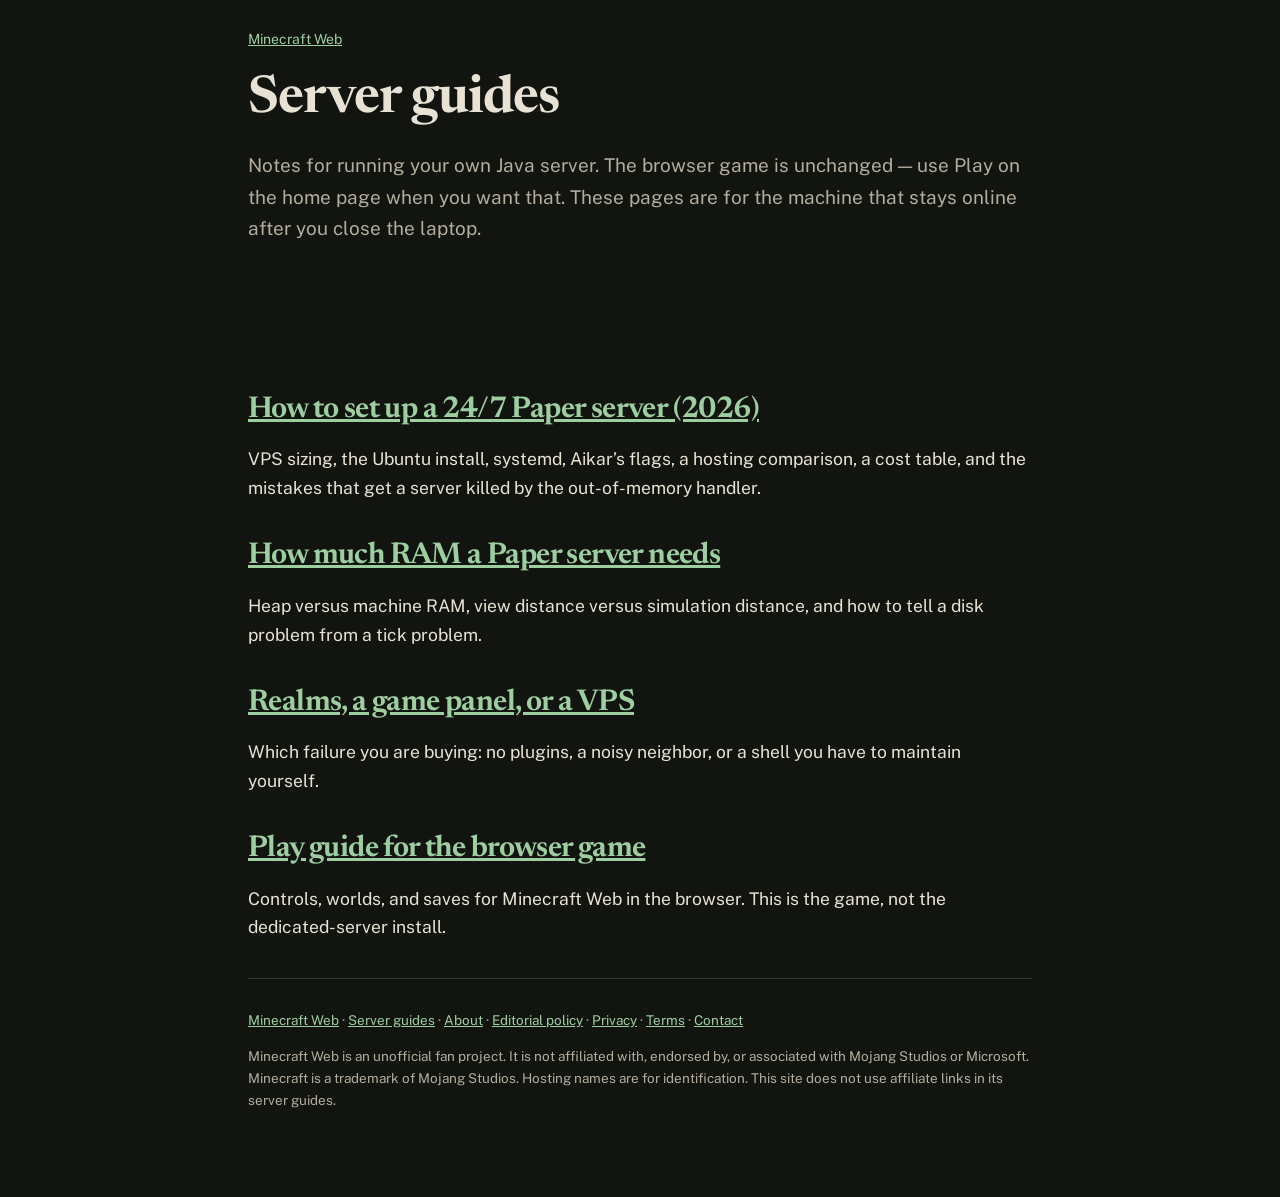
<file: guides/index.html>
<!doctype html>
<html lang="en">
<head>
<meta charset="utf-8">
<meta name="viewport" content="width=device-width, initial-scale=1">
<title>Server guides – Minecraft Web</title>
<meta name="description" content="Original guides for running a 24/7 Paper Minecraft server: RAM, JVM flags, Ubuntu install steps, and a hosting comparison.">
<link rel="canonical" href="https://matthewcodergamer.github.io/guides/">

<link rel="preconnect" href="https://fonts.googleapis.com">
<link rel="preconnect" href="https://fonts.gstatic.com" crossorigin>
<link rel="stylesheet" href="https://fonts.googleapis.com/css2?family=Newsreader:opsz,wght@6..72,500;6..72,650&family=Public+Sans:wght@400;500;600;700&display=swap">
<link rel="stylesheet" href="/doc.css">
<link rel="icon" type="image/png" sizes="32x32" href="/icons/icon-32.png">
<meta name="google-adsense-account" content="ca-pub-5025566183652379">
<link rel="preconnect" href="https://pagead2.googlesyndication.com" crossorigin>
<link rel="preconnect" href="https://googleads.g.doubleclick.net" crossorigin>
<link rel="preconnect" href="https://tpc.googlesyndication.com" crossorigin>
<meta name="theme-color" content="#121410">
<script async src="https://pagead2.googlesyndication.com/pagead/js/adsbygoogle.js?client=ca-pub-5025566183652379" crossorigin="anonymous"></script>

<script src="/site-ads.js" defer></script>
<script src="/ad-clicks.js" defer></script>

</head>
<body>
<div class="wrap">
<nav class="crumbs"><a href="/">Minecraft Web</a></nav>
<h1>Server guides</h1>
<p class="lead">Notes for running your own Java server. The browser game is unchanged — use Play on the home page when you want that. These pages are for the machine that stays online after you close the laptop.</p>
<div class="adslot" data-ad="page"></div>
<article class="card">
  <h2><a href="/guides/paper-minecraft-server-2026.html">How to set up a 24/7 Paper server (2026)</a></h2>
  <p>VPS sizing, the Ubuntu install, systemd, Aikar’s flags, a hosting comparison, a cost table, and the mistakes that get a server killed by the out-of-memory handler.</p>
</article>
<article class="card">
  <h2><a href="/guides/paper-ram-view-distance.html">How much RAM a Paper server needs</a></h2>
  <p>Heap versus machine RAM, view distance versus simulation distance, and how to tell a disk problem from a tick problem.</p>
</article>
<article class="card">
  <h2><a href="/guides/paper-vs-realms-vs-vps.html">Realms, a game panel, or a VPS</a></h2>
  <p>Which failure you are buying: no plugins, a noisy neighbor, or a shell you have to maintain yourself.</p>
</article>
<article class="card">
  <h2><a href="/guide.html">Play guide for the browser game</a></h2>
  <p>Controls, worlds, and saves for Minecraft Web in the browser. This is the game, not the dedicated-server install.</p>
</article>

<footer class="site">
  <p><a href="/">Minecraft Web</a> · <a href="/guides/">Server guides</a> · <a href="/about.html">About</a> · <a href="/editorial-policy.html">Editorial policy</a> · <a href="/privacy.html">Privacy</a> · <a href="/terms.html">Terms</a> · <a href="/contact.html">Contact</a></p>
  <p>Minecraft Web is an unofficial fan project. It is not affiliated with, endorsed by, or associated with Mojang Studios or Microsoft. Minecraft is a trademark of Mojang Studios. Hosting names are for identification. This site does not use affiliate links in its server guides.</p>
</footer>

</div>
</body>
</html>
</file>
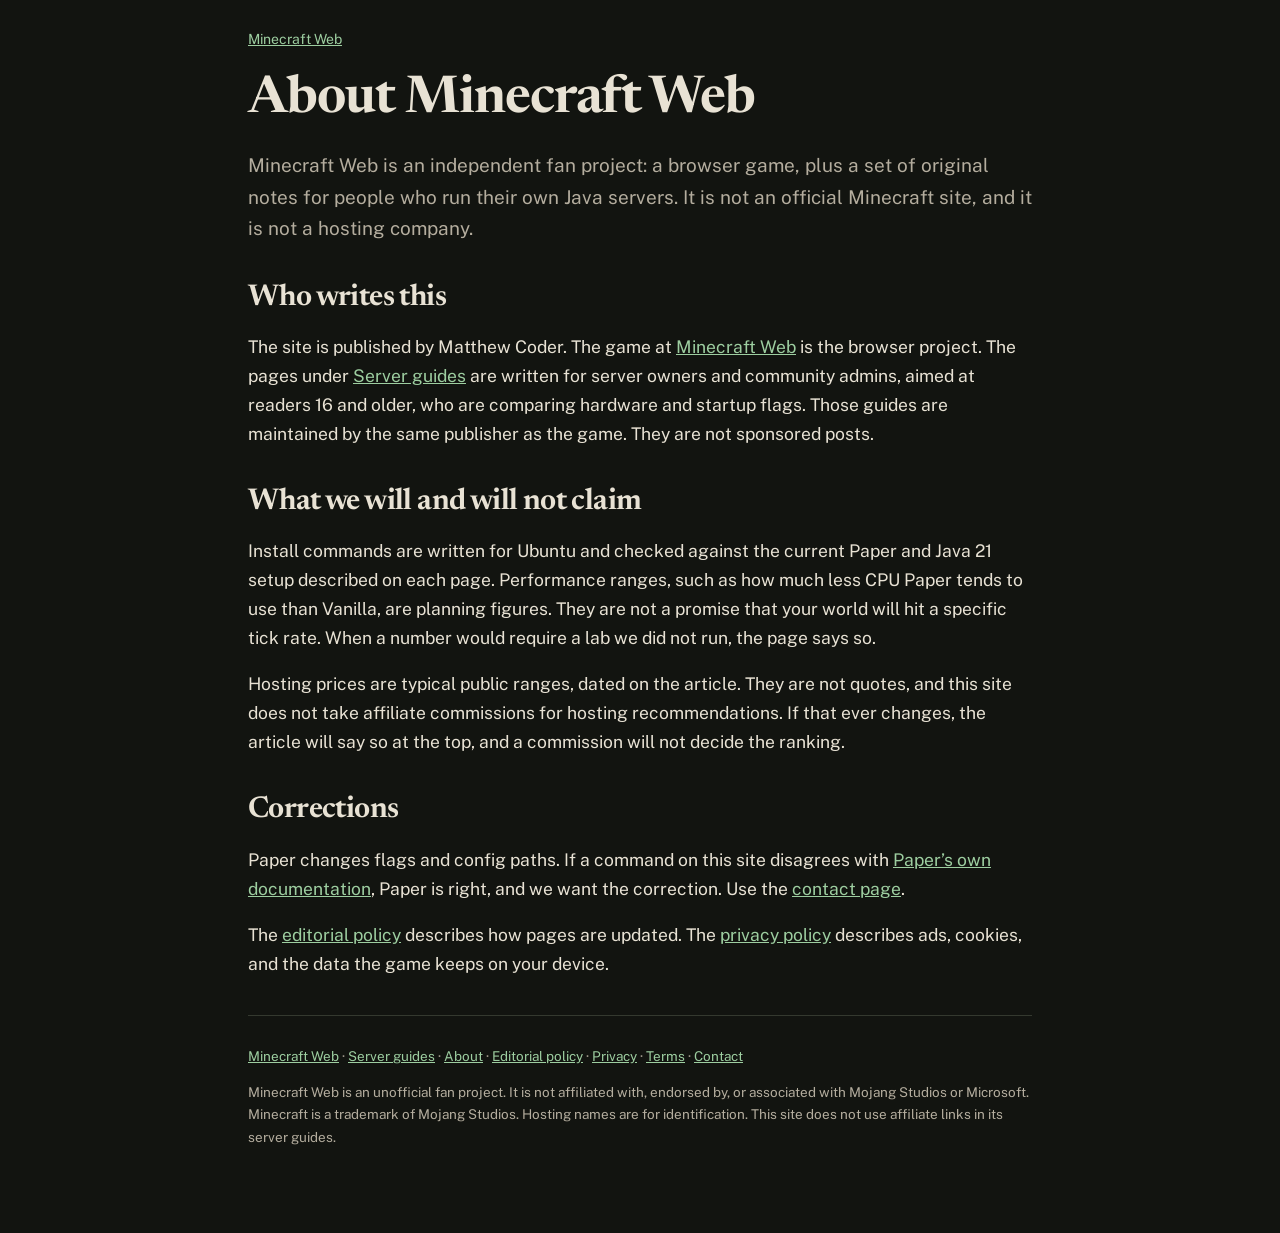
<file: about.html>
<!doctype html>
<html lang="en">
<head>
<meta charset="utf-8">
<meta name="viewport" content="width=device-width, initial-scale=1">
<title>About Minecraft Web</title>
<meta name="description" content="Who publishes Minecraft Web, how the server guides are written, and how to send a correction.">
<link rel="canonical" href="https://matthewcodergamer.github.io/about.html">

<link rel="preconnect" href="https://fonts.googleapis.com">
<link rel="preconnect" href="https://fonts.gstatic.com" crossorigin>
<link rel="stylesheet" href="https://fonts.googleapis.com/css2?family=Newsreader:opsz,wght@6..72,500;6..72,650&family=Public+Sans:wght@400;500;600;700&display=swap">
<link rel="stylesheet" href="/doc.css">
<link rel="icon" type="image/png" sizes="32x32" href="/icons/icon-32.png">
<meta name="google-adsense-account" content="ca-pub-5025566183652379">
<link rel="preconnect" href="https://pagead2.googlesyndication.com" crossorigin>
<link rel="preconnect" href="https://googleads.g.doubleclick.net" crossorigin>
<link rel="preconnect" href="https://tpc.googlesyndication.com" crossorigin>
<meta name="theme-color" content="#121410">
<script async src="https://pagead2.googlesyndication.com/pagead/js/adsbygoogle.js?client=ca-pub-5025566183652379" crossorigin="anonymous"></script>



<script src="/site-ads.js" defer></script>
<script src="/ad-clicks.js" defer></script>

</head>
<body>
<div class="wrap">
<nav class="crumbs"><a href="/">Minecraft Web</a></nav>
<h1>About Minecraft Web</h1>

<p class="lead">Minecraft Web is an independent fan project: a browser game, plus a set of original notes for people who run their own Java servers. It is not an official Minecraft site, and it is not a hosting company.</p>
<h2>Who writes this</h2>
<p>The site is published by Matthew Coder. The game at <a href="/">Minecraft Web</a> is the browser project. The pages under <a href="/guides/">Server guides</a> are written for server owners and community admins, aimed at readers 16 and older, who are comparing hardware and startup flags. Those guides are maintained by the same publisher as the game. They are not sponsored posts.</p>
<h2>What we will and will not claim</h2>
<p>Install commands are written for Ubuntu and checked against the current Paper and Java 21 setup described on each page. Performance ranges, such as how much less CPU Paper tends to use than Vanilla, are planning figures. They are not a promise that your world will hit a specific tick rate. When a number would require a lab we did not run, the page says so.</p>
<p>Hosting prices are typical public ranges, dated on the article. They are not quotes, and this site does not take affiliate commissions for hosting recommendations. If that ever changes, the article will say so at the top, and a commission will not decide the ranking.</p>
<h2>Corrections</h2>
<p>Paper changes flags and config paths. If a command on this site disagrees with <a href="https://docs.papermc.io/">Paper’s own documentation</a>, Paper is right, and we want the correction. Use the <a href="/contact.html">contact page</a>.</p>
<p>The <a href="/editorial-policy.html">editorial policy</a> describes how pages are updated. The <a href="/privacy.html">privacy policy</a> describes ads, cookies, and the data the game keeps on your device.</p>


<footer class="site">
  <p><a href="/">Minecraft Web</a> · <a href="/guides/">Server guides</a> · <a href="/about.html">About</a> · <a href="/editorial-policy.html">Editorial policy</a> · <a href="/privacy.html">Privacy</a> · <a href="/terms.html">Terms</a> · <a href="/contact.html">Contact</a></p>
  <p>Minecraft Web is an unofficial fan project. It is not affiliated with, endorsed by, or associated with Mojang Studios or Microsoft. Minecraft is a trademark of Mojang Studios. Hosting names are for identification. This site does not use affiliate links in its server guides.</p>
</footer>

</div>
</body>
</html>
</file>
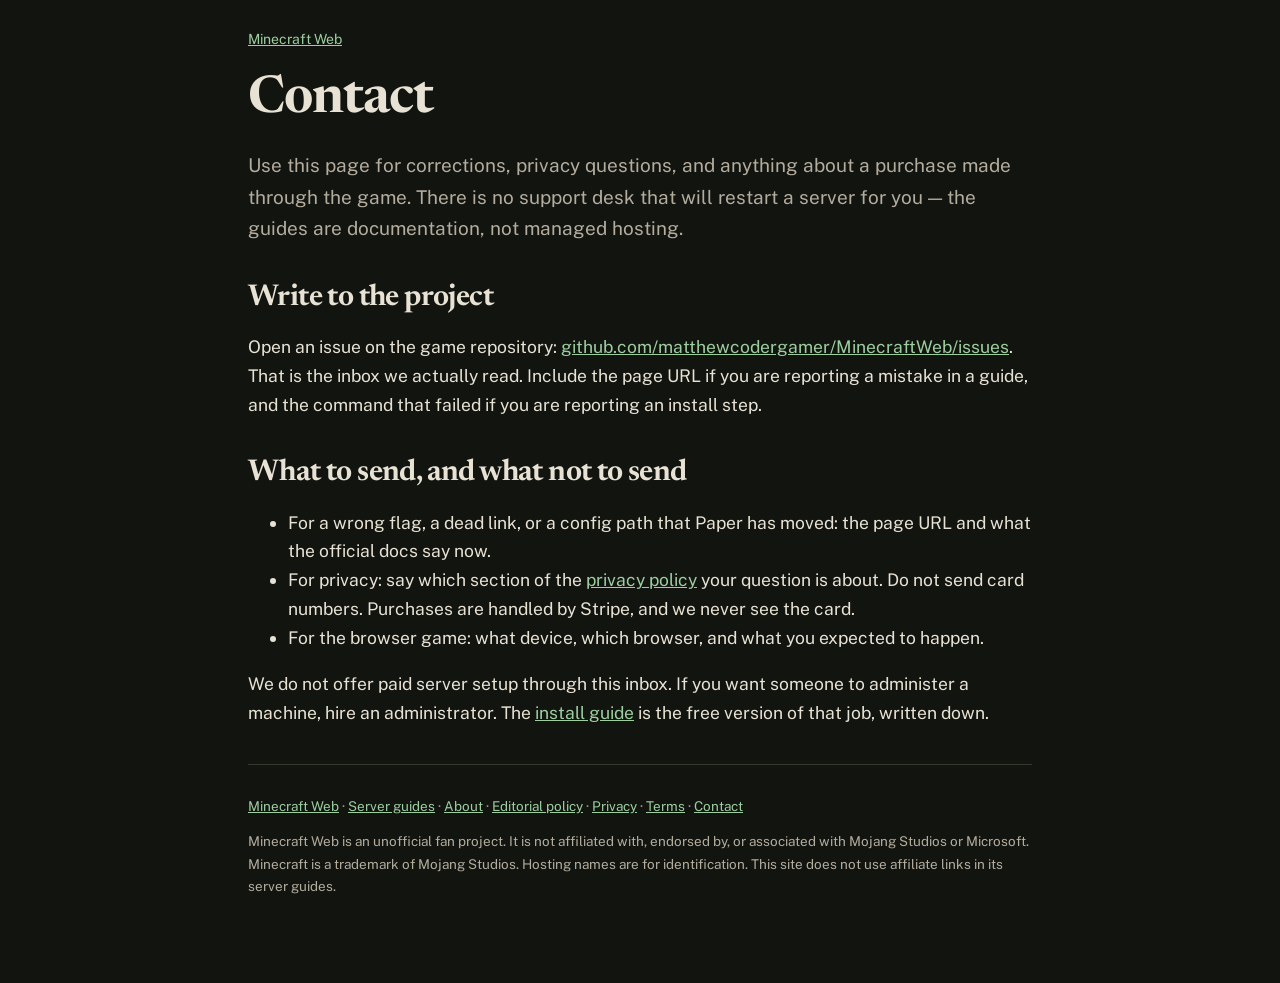
<file: contact.html>
<!doctype html>
<html lang="en">
<head>
<meta charset="utf-8">
<meta name="viewport" content="width=device-width, initial-scale=1">
<title>Contact Minecraft Web</title>
<meta name="description" content="How to reach Minecraft Web about a guide correction, the browser game, or a privacy question.">
<link rel="canonical" href="https://matthewcodergamer.github.io/contact.html">

<link rel="preconnect" href="https://fonts.googleapis.com">
<link rel="preconnect" href="https://fonts.gstatic.com" crossorigin>
<link rel="stylesheet" href="https://fonts.googleapis.com/css2?family=Newsreader:opsz,wght@6..72,500;6..72,650&family=Public+Sans:wght@400;500;600;700&display=swap">
<link rel="stylesheet" href="/doc.css">
<link rel="icon" type="image/png" sizes="32x32" href="/icons/icon-32.png">
<meta name="google-adsense-account" content="ca-pub-5025566183652379">
<link rel="preconnect" href="https://pagead2.googlesyndication.com" crossorigin>
<link rel="preconnect" href="https://googleads.g.doubleclick.net" crossorigin>
<link rel="preconnect" href="https://tpc.googlesyndication.com" crossorigin>
<meta name="theme-color" content="#121410">
<script async src="https://pagead2.googlesyndication.com/pagead/js/adsbygoogle.js?client=ca-pub-5025566183652379" crossorigin="anonymous"></script>



<script src="/site-ads.js" defer></script>
<script src="/ad-clicks.js" defer></script>

</head>
<body>
<div class="wrap">
<nav class="crumbs"><a href="/">Minecraft Web</a></nav>
<h1>Contact</h1>

<p class="lead">Use this page for corrections, privacy questions, and anything about a purchase made through the game. There is no support desk that will restart a server for you — the guides are documentation, not managed hosting.</p>
<h2>Write to the project</h2>
<p>Open an issue on the game repository: <a href="https://github.com/matthewcodergamer/MinecraftWeb/issues">github.com/matthewcodergamer/MinecraftWeb/issues</a>. That is the inbox we actually read. Include the page URL if you are reporting a mistake in a guide, and the command that failed if you are reporting an install step.</p>
<h2>What to send, and what not to send</h2>
<ul>
  <li>For a wrong flag, a dead link, or a config path that Paper has moved: the page URL and what the official docs say now.</li>
  <li>For privacy: say which section of the <a href="/privacy.html">privacy policy</a> your question is about. Do not send card numbers. Purchases are handled by Stripe, and we never see the card.</li>
  <li>For the browser game: what device, which browser, and what you expected to happen.</li>
</ul>
<p>We do not offer paid server setup through this inbox. If you want someone to administer a machine, hire an administrator. The <a href="/guides/paper-minecraft-server-2026.html">install guide</a> is the free version of that job, written down.</p>


<footer class="site">
  <p><a href="/">Minecraft Web</a> · <a href="/guides/">Server guides</a> · <a href="/about.html">About</a> · <a href="/editorial-policy.html">Editorial policy</a> · <a href="/privacy.html">Privacy</a> · <a href="/terms.html">Terms</a> · <a href="/contact.html">Contact</a></p>
  <p>Minecraft Web is an unofficial fan project. It is not affiliated with, endorsed by, or associated with Mojang Studios or Microsoft. Minecraft is a trademark of Mojang Studios. Hosting names are for identification. This site does not use affiliate links in its server guides.</p>
</footer>

</div>
</body>
</html>
</file>
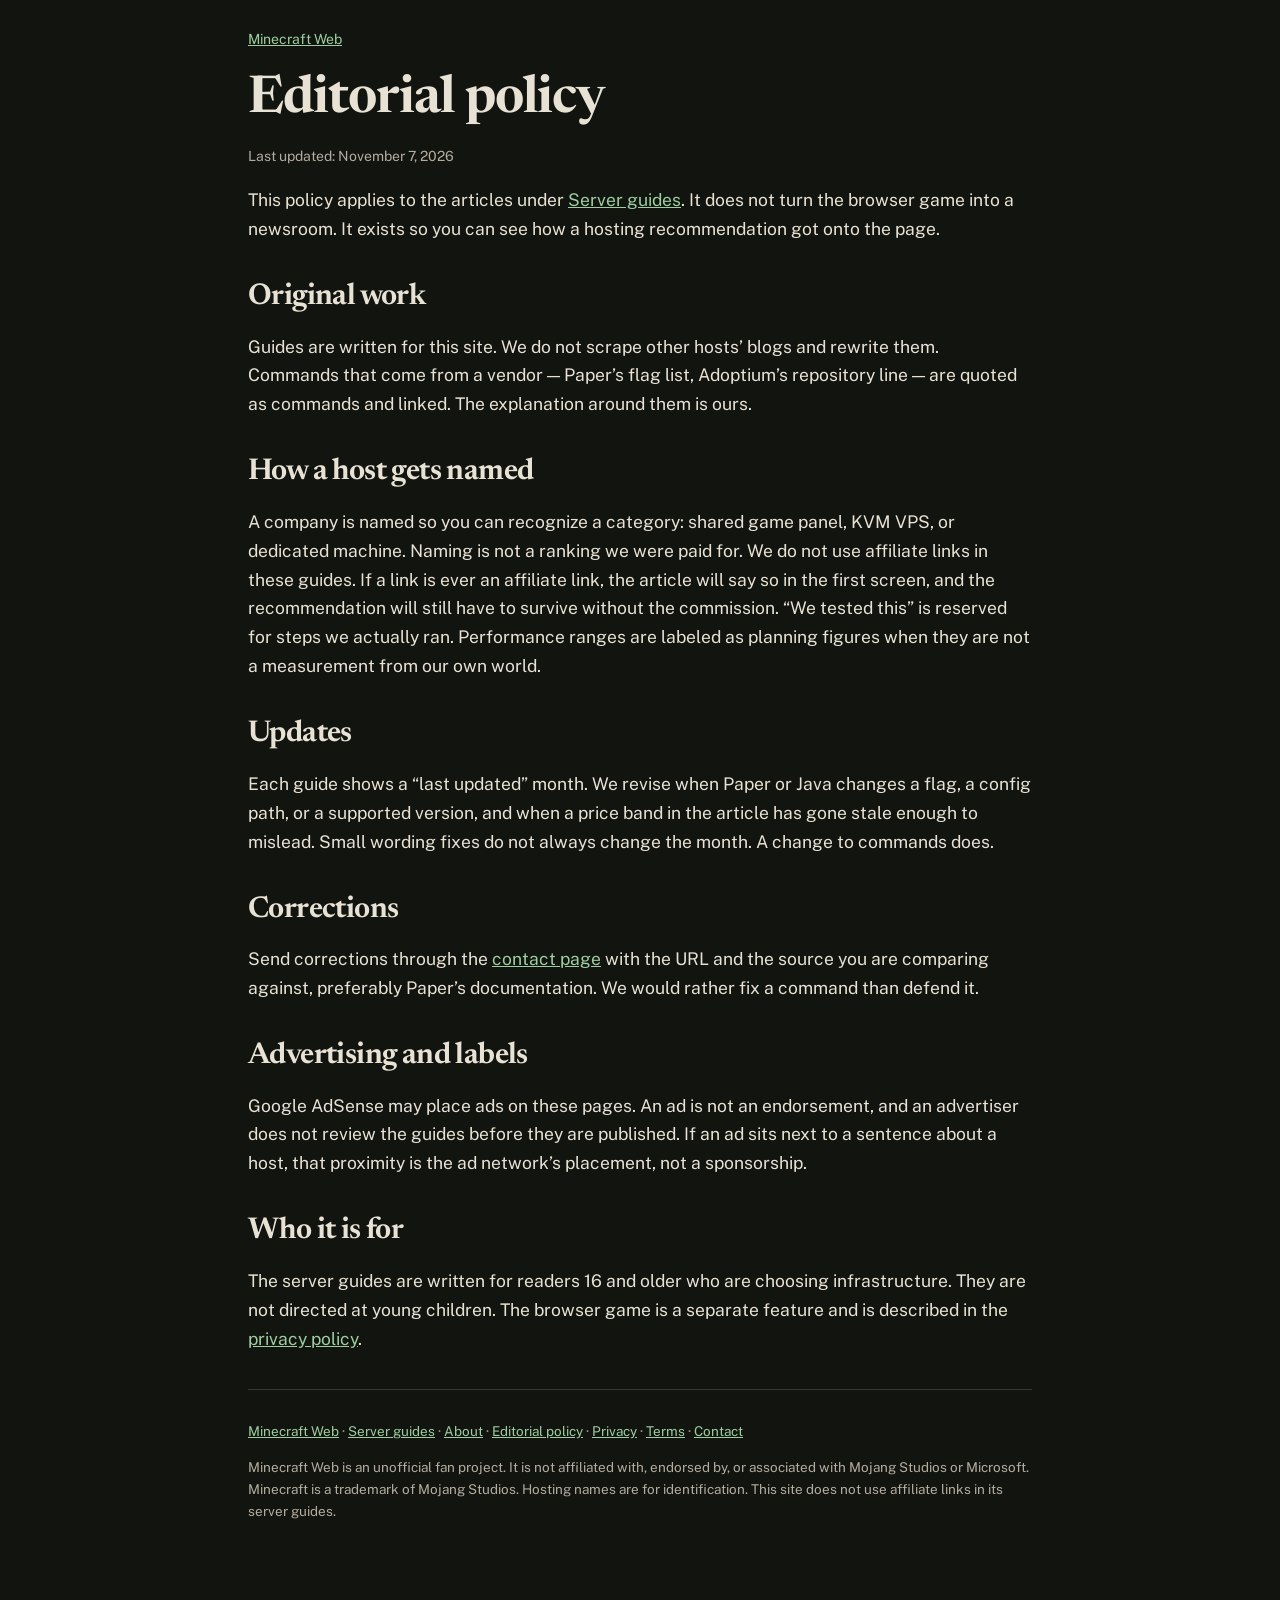
<file: editorial-policy.html>
<!doctype html>
<html lang="en">
<head>
<meta charset="utf-8">
<meta name="viewport" content="width=device-width, initial-scale=1">
<title>Editorial Policy – Minecraft Web Server Guides</title>
<meta name="description" content="How Minecraft Web writes hosting guides, names providers, and handles corrections and advertising.">
<link rel="canonical" href="https://matthewcodergamer.github.io/editorial-policy.html">

<link rel="preconnect" href="https://fonts.googleapis.com">
<link rel="preconnect" href="https://fonts.gstatic.com" crossorigin>
<link rel="stylesheet" href="https://fonts.googleapis.com/css2?family=Newsreader:opsz,wght@6..72,500;6..72,650&family=Public+Sans:wght@400;500;600;700&display=swap">
<link rel="stylesheet" href="/doc.css">
<link rel="icon" type="image/png" sizes="32x32" href="/icons/icon-32.png">
<meta name="google-adsense-account" content="ca-pub-5025566183652379">
<link rel="preconnect" href="https://pagead2.googlesyndication.com" crossorigin>
<link rel="preconnect" href="https://googleads.g.doubleclick.net" crossorigin>
<link rel="preconnect" href="https://tpc.googlesyndication.com" crossorigin>
<meta name="theme-color" content="#121410">
<script async src="https://pagead2.googlesyndication.com/pagead/js/adsbygoogle.js?client=ca-pub-5025566183652379" crossorigin="anonymous"></script>



<script src="/site-ads.js" defer></script>
<script src="/ad-clicks.js" defer></script>

</head>
<body>
<div class="wrap">
<nav class="crumbs"><a href="/">Minecraft Web</a></nav>
<h1>Editorial policy</h1>

<p class="meta">Last updated: November 7, 2026</p>
<p>This policy applies to the articles under <a href="/guides/">Server guides</a>. It does not turn the browser game into a newsroom. It exists so you can see how a hosting recommendation got onto the page.</p>
<h2>Original work</h2>
<p>Guides are written for this site. We do not scrape other hosts’ blogs and rewrite them. Commands that come from a vendor — Paper’s flag list, Adoptium’s repository line — are quoted as commands and linked. The explanation around them is ours.</p>
<h2>How a host gets named</h2>
<p>A company is named so you can recognize a category: shared game panel, KVM VPS, or dedicated machine. Naming is not a ranking we were paid for. We do not use affiliate links in these guides. If a link is ever an affiliate link, the article will say so in the first screen, and the recommendation will still have to survive without the commission. “We tested this” is reserved for steps we actually ran. Performance ranges are labeled as planning figures when they are not a measurement from our own world.</p>
<h2>Updates</h2>
<p>Each guide shows a “last updated” month. We revise when Paper or Java changes a flag, a config path, or a supported version, and when a price band in the article has gone stale enough to mislead. Small wording fixes do not always change the month. A change to commands does.</p>
<h2>Corrections</h2>
<p>Send corrections through the <a href="/contact.html">contact page</a> with the URL and the source you are comparing against, preferably Paper’s documentation. We would rather fix a command than defend it.</p>
<h2>Advertising and labels</h2>
<p>Google AdSense may place ads on these pages. An ad is not an endorsement, and an advertiser does not review the guides before they are published. If an ad sits next to a sentence about a host, that proximity is the ad network’s placement, not a sponsorship.</p>
<h2>Who it is for</h2>
<p>The server guides are written for readers 16 and older who are choosing infrastructure. They are not directed at young children. The browser game is a separate feature and is described in the <a href="/privacy.html">privacy policy</a>.</p>


<footer class="site">
  <p><a href="/">Minecraft Web</a> · <a href="/guides/">Server guides</a> · <a href="/about.html">About</a> · <a href="/editorial-policy.html">Editorial policy</a> · <a href="/privacy.html">Privacy</a> · <a href="/terms.html">Terms</a> · <a href="/contact.html">Contact</a></p>
  <p>Minecraft Web is an unofficial fan project. It is not affiliated with, endorsed by, or associated with Mojang Studios or Microsoft. Minecraft is a trademark of Mojang Studios. Hosting names are for identification. This site does not use affiliate links in its server guides.</p>
</footer>

</div>
</body>
</html>
</file>
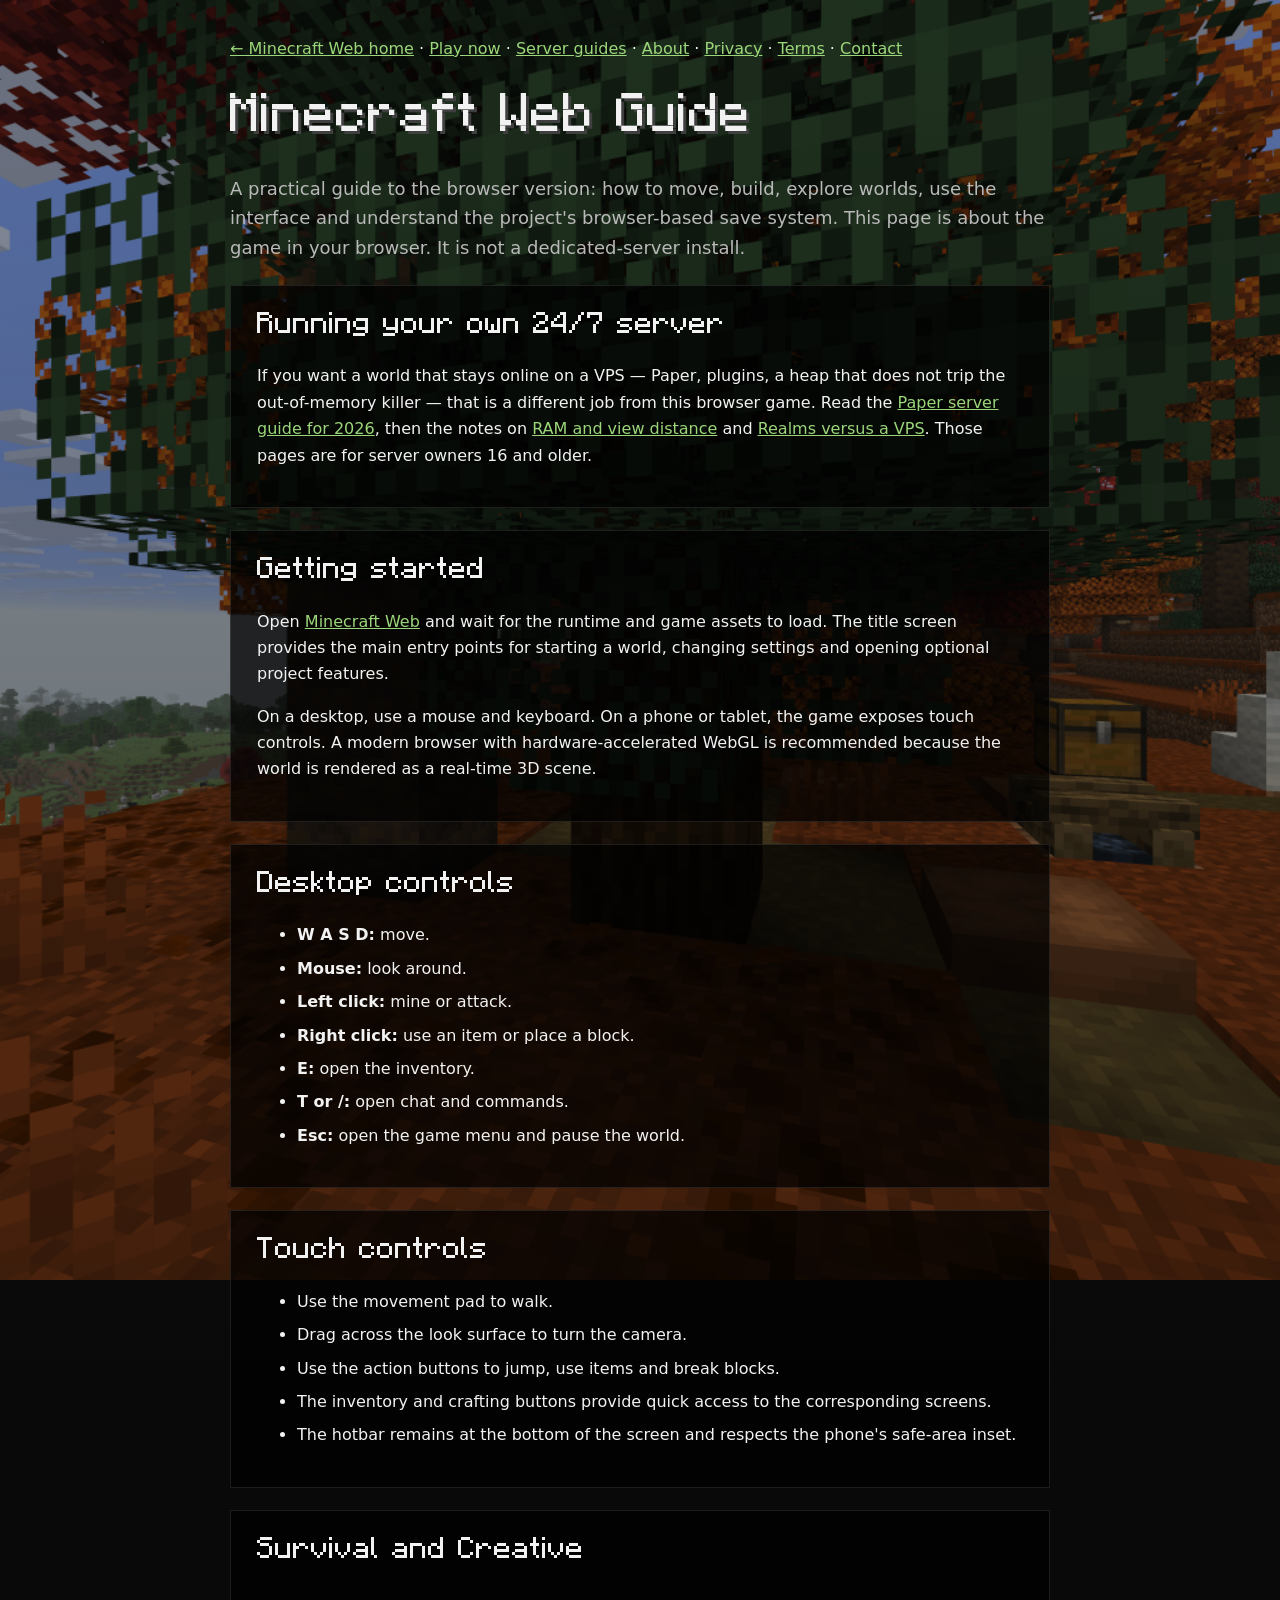
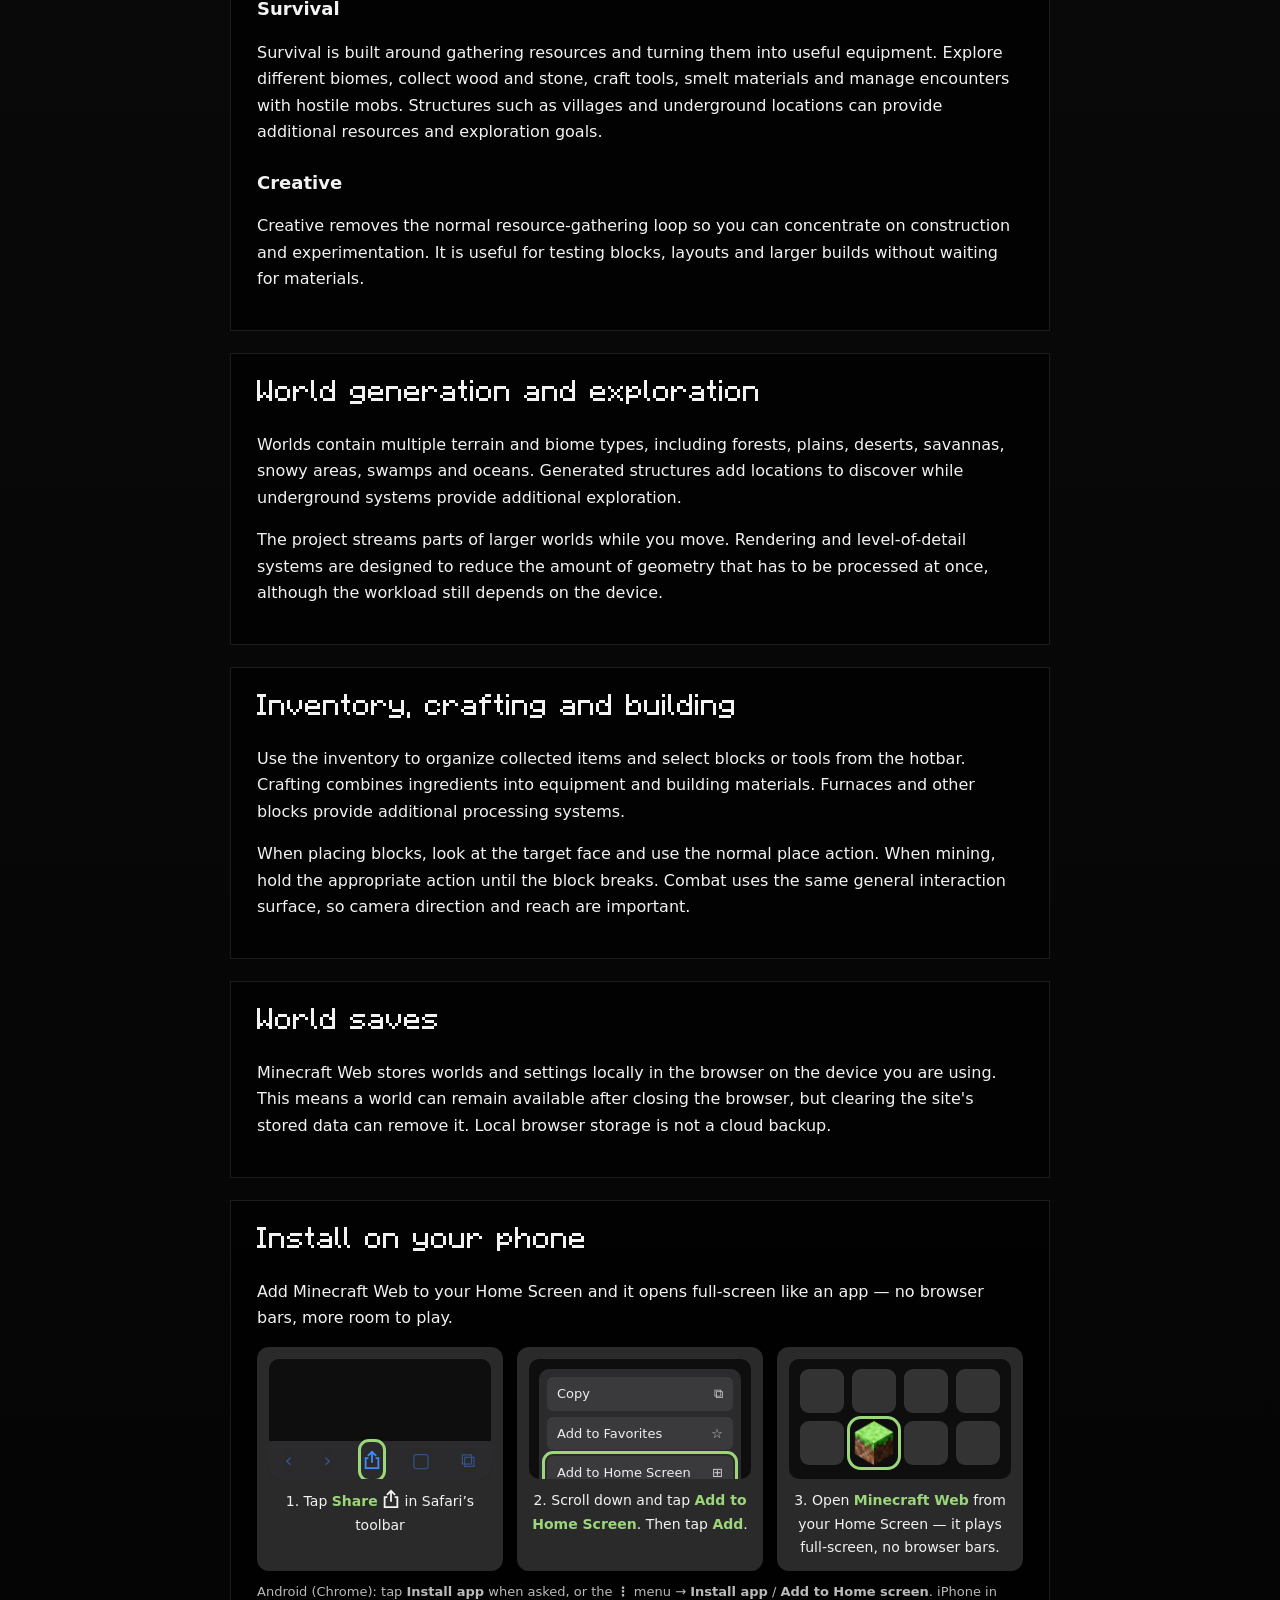
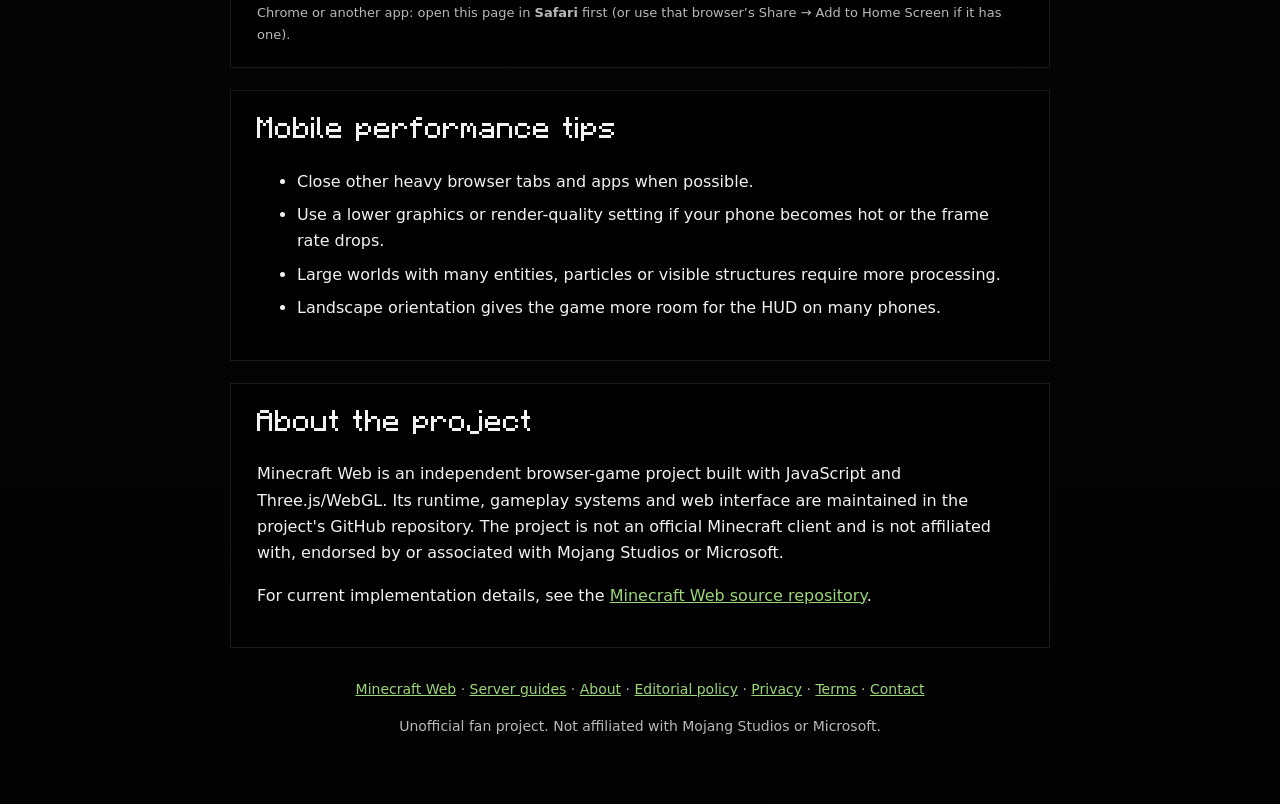
<file: guide.html>
<!doctype html>
<html lang="en">
<head>
<meta charset="utf-8">
<script async src="https://pagead2.googlesyndication.com/pagead/js/adsbygoogle.js?client=ca-pub-5025566183652379" crossorigin="anonymous"></script>
<meta name="viewport" content="width=device-width,initial-scale=1,viewport-fit=cover">
<title>Minecraft Web Guide – controls, worlds and gameplay</title>
<meta name="description" content="Controls, worlds, and saves for the Minecraft Web browser game, plus where to find the separate Paper server hosting guides.">
<link rel="preconnect" href="https://pagead2.googlesyndication.com" crossorigin>
<link rel="preconnect" href="https://googleads.g.doubleclick.net" crossorigin>
<link rel="preconnect" href="https://tpc.googlesyndication.com" crossorigin>
<link rel="preconnect" href="https://www.google.com" crossorigin>
<link rel="dns-prefetch" href="https://fundingchoicesmessages.google.com">
<meta name="google-adsense-account" content="ca-pub-5025566183652379">
<link rel="icon" type="image/png" sizes="32x32" href="/icons/icon-32.png">
<style>
@font-face{font-family:'Minecraft Seven';src:url('/assets/fonts/Minecraft-Seven.woff') format('woff');font-display:swap}
:root{--bg:#141414;--panel:rgba(0,0,0,.72);--text:#f2f2f2;--muted:#b9b9b9;--link:#9bd67a;--green:#3c8527}
*{box-sizing:border-box}
body{margin:0;background:var(--bg) url('/assets/panorama/panorama_0.png') center top/cover fixed no-repeat;color:var(--text);font-family:system-ui,-apple-system,'Segoe UI',sans-serif;line-height:1.65}
.wrap{min-height:100vh;background:linear-gradient(rgba(0,0,0,.35),rgba(0,0,0,.88));padding:36px 16px}
main{max-width:820px;margin:0 auto}
nav{margin-bottom:24px}nav a,a{color:var(--link)}
h1,h2{font-family:'Minecraft Seven',system-ui,sans-serif;font-weight:normal}
h1{font-size:42px;margin:0 0 8px;text-shadow:3px 3px 0 #3f3f3f}
.lead{color:var(--muted);font-size:18px}
section{background:var(--panel);border:1px solid rgba(255,255,255,.1);padding:22px 26px;margin-top:22px}
h2{font-size:24px;margin:0 0 12px}
h3{font-size:18px;margin:22px 0 6px}
li{margin:7px 0}
code{background:#000;padding:2px 5px;border-radius:3px}
footer{text-align:center;color:var(--muted);font-size:14px;margin:30px 0}
@media(max-width:520px){h1{font-size:34px}section{padding:18px}.lead{font-size:16px}}
</style>
<script>try{localStorage.setItem('mw_site_visit',String(Date.now()))}catch(e){}</script>
<link rel="manifest" href="/manifest.webmanifest">
<link rel="apple-touch-icon" sizes="180x180" href="/icons/apple-touch-icon.png">
<meta name="apple-mobile-web-app-capable" content="yes">
<meta name="mobile-web-app-capable" content="yes">
<meta name="apple-mobile-web-app-status-bar-style" content="black-translucent">
<meta name="apple-mobile-web-app-title" content="Minecraft Web">
<meta name="theme-color" content="#141414">
<script src="/install.js" defer></script>
<script src="/site-ads.js" defer></script>
<script src="/ad-clicks.js" defer></script>

<!-- Google Reader Revenue Manager -->
<script async type="application/javascript"
        src="https://news.google.com/swg/js/v1/swg-basic.js"></script>
<script>
  (self.SWG_BASIC = self.SWG_BASIC || []).push( basicSubscriptions => {
    basicSubscriptions.init({
      type: "NewsArticle",
      isPartOfType: ["Product"],
      isPartOfProductId: "CAowuenODA:openaccess",
      clientOptions: { theme: "light", lang: "en" },
    });
  });
</script>
<!-- Google Publisher Tag: required by Reader Revenue Manager rewarded ad wall -->
<script async src="https://securepubads.g.doubleclick.net/tag/js/gpt.js"></script>
</head>
<body>
<div class="wrap"><main>
<nav><a href="/">← Minecraft Web home</a> · <a href="/">Play now</a> · <a href="/guides/">Server guides</a> · <a href="/about.html">About</a> · <a href="/privacy.html">Privacy</a> · <a href="/terms.html">Terms</a> · <a href="/contact.html">Contact</a></nav>
<h1>Minecraft Web Guide</h1>
<p class="lead">A practical guide to the browser version: how to move, build, explore worlds, use the interface and understand the project's browser-based save system. This page is about the game in your browser. It is not a dedicated-server install.</p>
<section>
<h2>Running your own 24/7 server</h2>
<p>If you want a world that stays online on a VPS — Paper, plugins, a heap that does not trip the out-of-memory killer — that is a different job from this browser game. Read the <a href="/guides/paper-minecraft-server-2026.html">Paper server guide for 2026</a>, then the notes on <a href="/guides/paper-ram-view-distance.html">RAM and view distance</a> and <a href="/guides/paper-vs-realms-vs-vps.html">Realms versus a VPS</a>. Those pages are for server owners 16 and older.</p>
</section>

<section>
<h2>Getting started</h2>
<p>Open <a href="/">Minecraft Web</a> and wait for the runtime and game assets to load. The title screen provides the main entry points for starting a world, changing settings and opening optional project features.</p>
<p>On a desktop, use a mouse and keyboard. On a phone or tablet, the game exposes touch controls. A modern browser with hardware-accelerated WebGL is recommended because the world is rendered as a real-time 3D scene.</p>
</section>

<section>
<h2>Desktop controls</h2>
<ul>
<li><strong>W A S D:</strong> move.</li>
<li><strong>Mouse:</strong> look around.</li>
<li><strong>Left click:</strong> mine or attack.</li>
<li><strong>Right click:</strong> use an item or place a block.</li>
<li><strong>E:</strong> open the inventory.</li>
<li><strong>T or /:</strong> open chat and commands.</li>
<li><strong>Esc:</strong> open the game menu and pause the world.</li>
</ul>
</section>

<section>
<h2>Touch controls</h2>
<ul>
<li>Use the movement pad to walk.</li>
<li>Drag across the look surface to turn the camera.</li>
<li>Use the action buttons to jump, use items and break blocks.</li>
<li>The inventory and crafting buttons provide quick access to the corresponding screens.</li>
<li>The hotbar remains at the bottom of the screen and respects the phone's safe-area inset.</li>
</ul>
</section>

<section>
<h2>Survival and Creative</h2>
<h3>Survival</h3>
<p>Survival is built around gathering resources and turning them into useful equipment. Explore different biomes, collect wood and stone, craft tools, smelt materials and manage encounters with hostile mobs. Structures such as villages and underground locations can provide additional resources and exploration goals.</p>
<h3>Creative</h3>
<p>Creative removes the normal resource-gathering loop so you can concentrate on construction and experimentation. It is useful for testing blocks, layouts and larger builds without waiting for materials.</p>
</section>

<section>
<h2>World generation and exploration</h2>
<p>Worlds contain multiple terrain and biome types, including forests, plains, deserts, savannas, snowy areas, swamps and oceans. Generated structures add locations to discover while underground systems provide additional exploration.</p>
<p>The project streams parts of larger worlds while you move. Rendering and level-of-detail systems are designed to reduce the amount of geometry that has to be processed at once, although the workload still depends on the device.</p>
</section>

<section>
<h2>Inventory, crafting and building</h2>
<p>Use the inventory to organize collected items and select blocks or tools from the hotbar. Crafting combines ingredients into equipment and building materials. Furnaces and other blocks provide additional processing systems.</p>
<p>When placing blocks, look at the target face and use the normal place action. When mining, hold the appropriate action until the block breaks. Combat uses the same general interaction surface, so camera direction and reach are important.</p>
</section>

<section>
<h2>World saves</h2>
<p>Minecraft Web stores worlds and settings locally in the browser on the device you are using. This means a world can remain available after closing the browser, but clearing the site's stored data can remove it. Local browser storage is not a cloud backup.</p>
</section>

<section id="install">
<h2>Install on your phone</h2>
<p>Add Minecraft Web to your Home Screen and it opens full-screen like an app — no browser bars, more room to play.</p>
<div data-install-steps><p><b>iPhone/iPad (Safari):</b> tap Share, then <em>Add to Home Screen</em>, then open it from your Home Screen. <b>Android (Chrome):</b> ⋮ menu → <em>Install app</em>.</p></div>
</section>

<section>
<h2>Mobile performance tips</h2>
<ul>
<li>Close other heavy browser tabs and apps when possible.</li>
<li>Use a lower graphics or render-quality setting if your phone becomes hot or the frame rate drops.</li>
<li>Large worlds with many entities, particles or visible structures require more processing.</li>
<li>Landscape orientation gives the game more room for the HUD on many phones.</li>
</ul>
</section>

<section id="about">
<h2>About the project</h2>
<p>Minecraft Web is an independent browser-game project built with JavaScript and Three.js/WebGL. Its runtime, gameplay systems and web interface are maintained in the project's GitHub repository. The project is not an official Minecraft client and is not affiliated with, endorsed by or associated with Mojang Studios or Microsoft.</p>
<p>For current implementation details, see the <a href="https://github.com/matthewcodergamer/MinecraftWeb">Minecraft Web source repository</a>.</p>
</section>

<footer><p><a href="/">Minecraft Web</a> · <a href="/guides/">Server guides</a> · <a href="/about.html">About</a> · <a href="/editorial-policy.html">Editorial policy</a> · <a href="/privacy.html">Privacy</a> · <a href="/terms.html">Terms</a> · <a href="/contact.html">Contact</a></p><p>Unofficial fan project. Not affiliated with Mojang Studios or Microsoft.</p></footer>
</main></div>
</body>
</html>
</file>
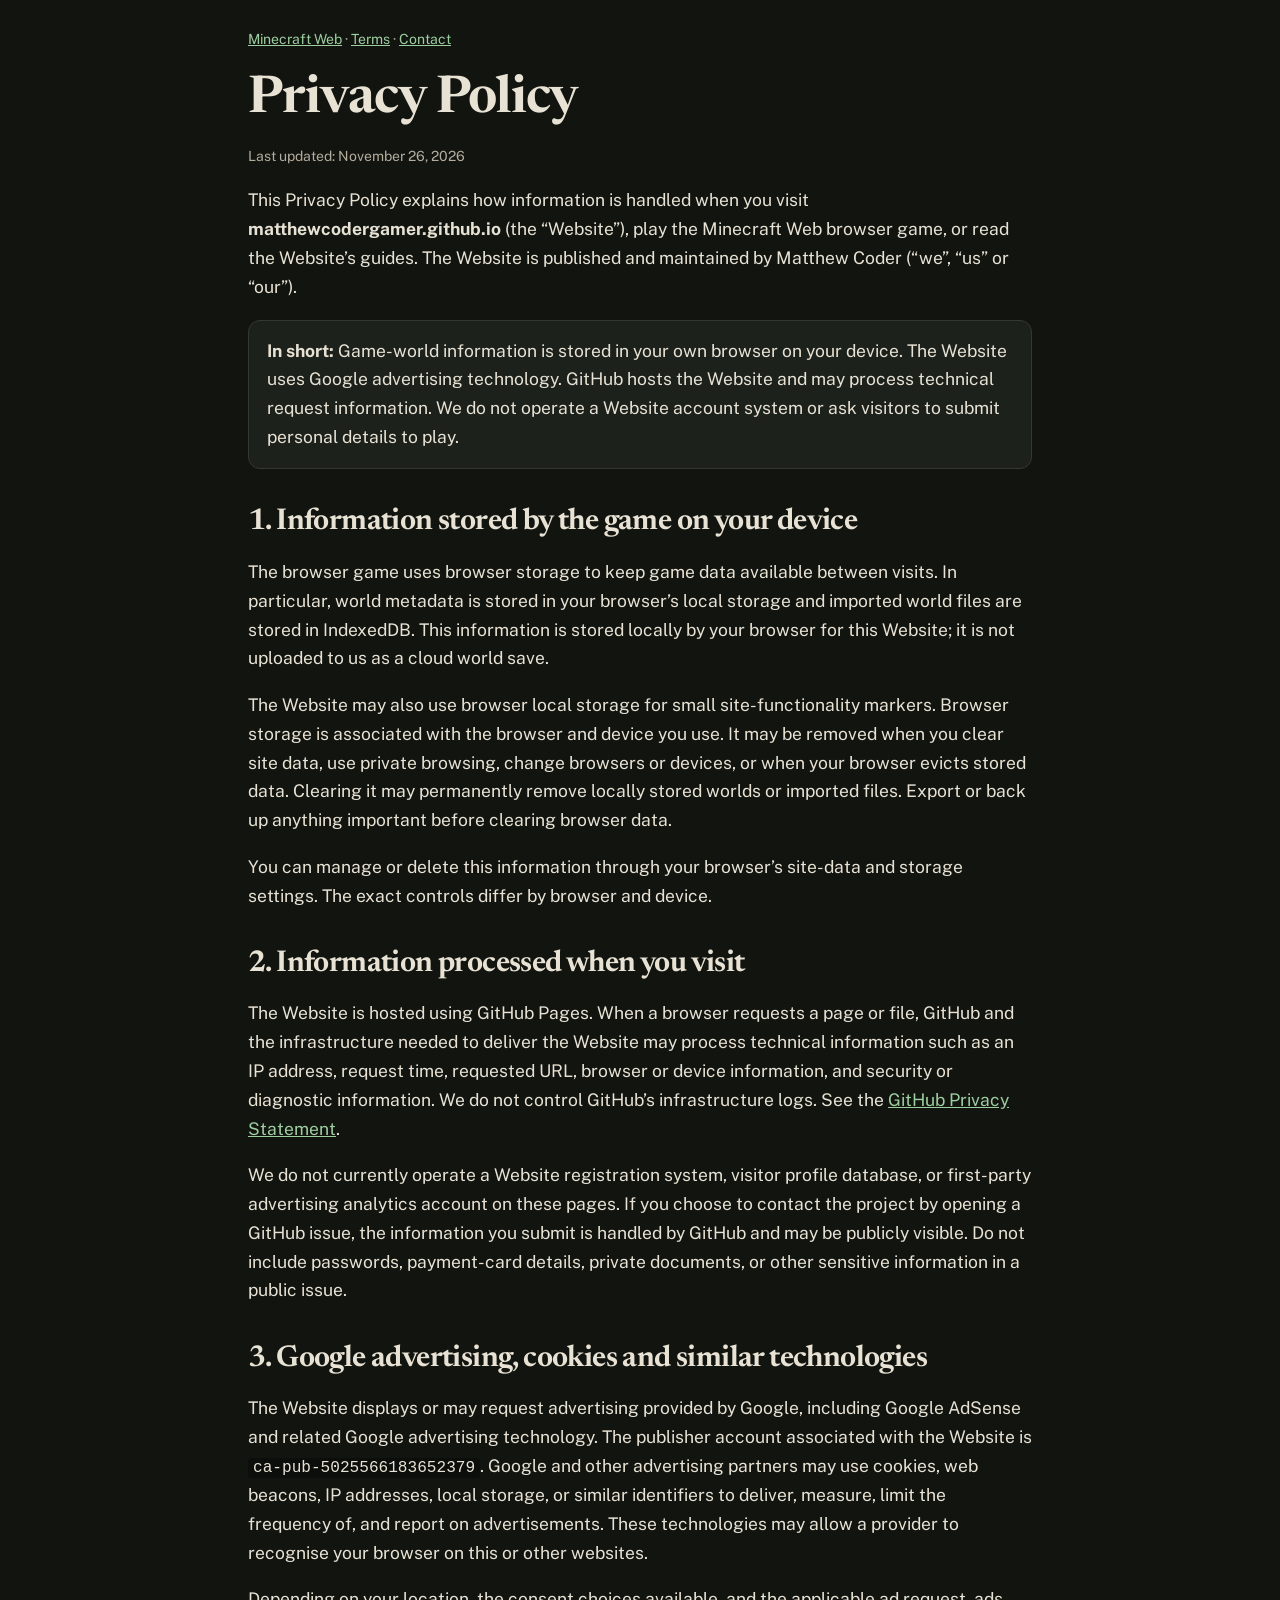
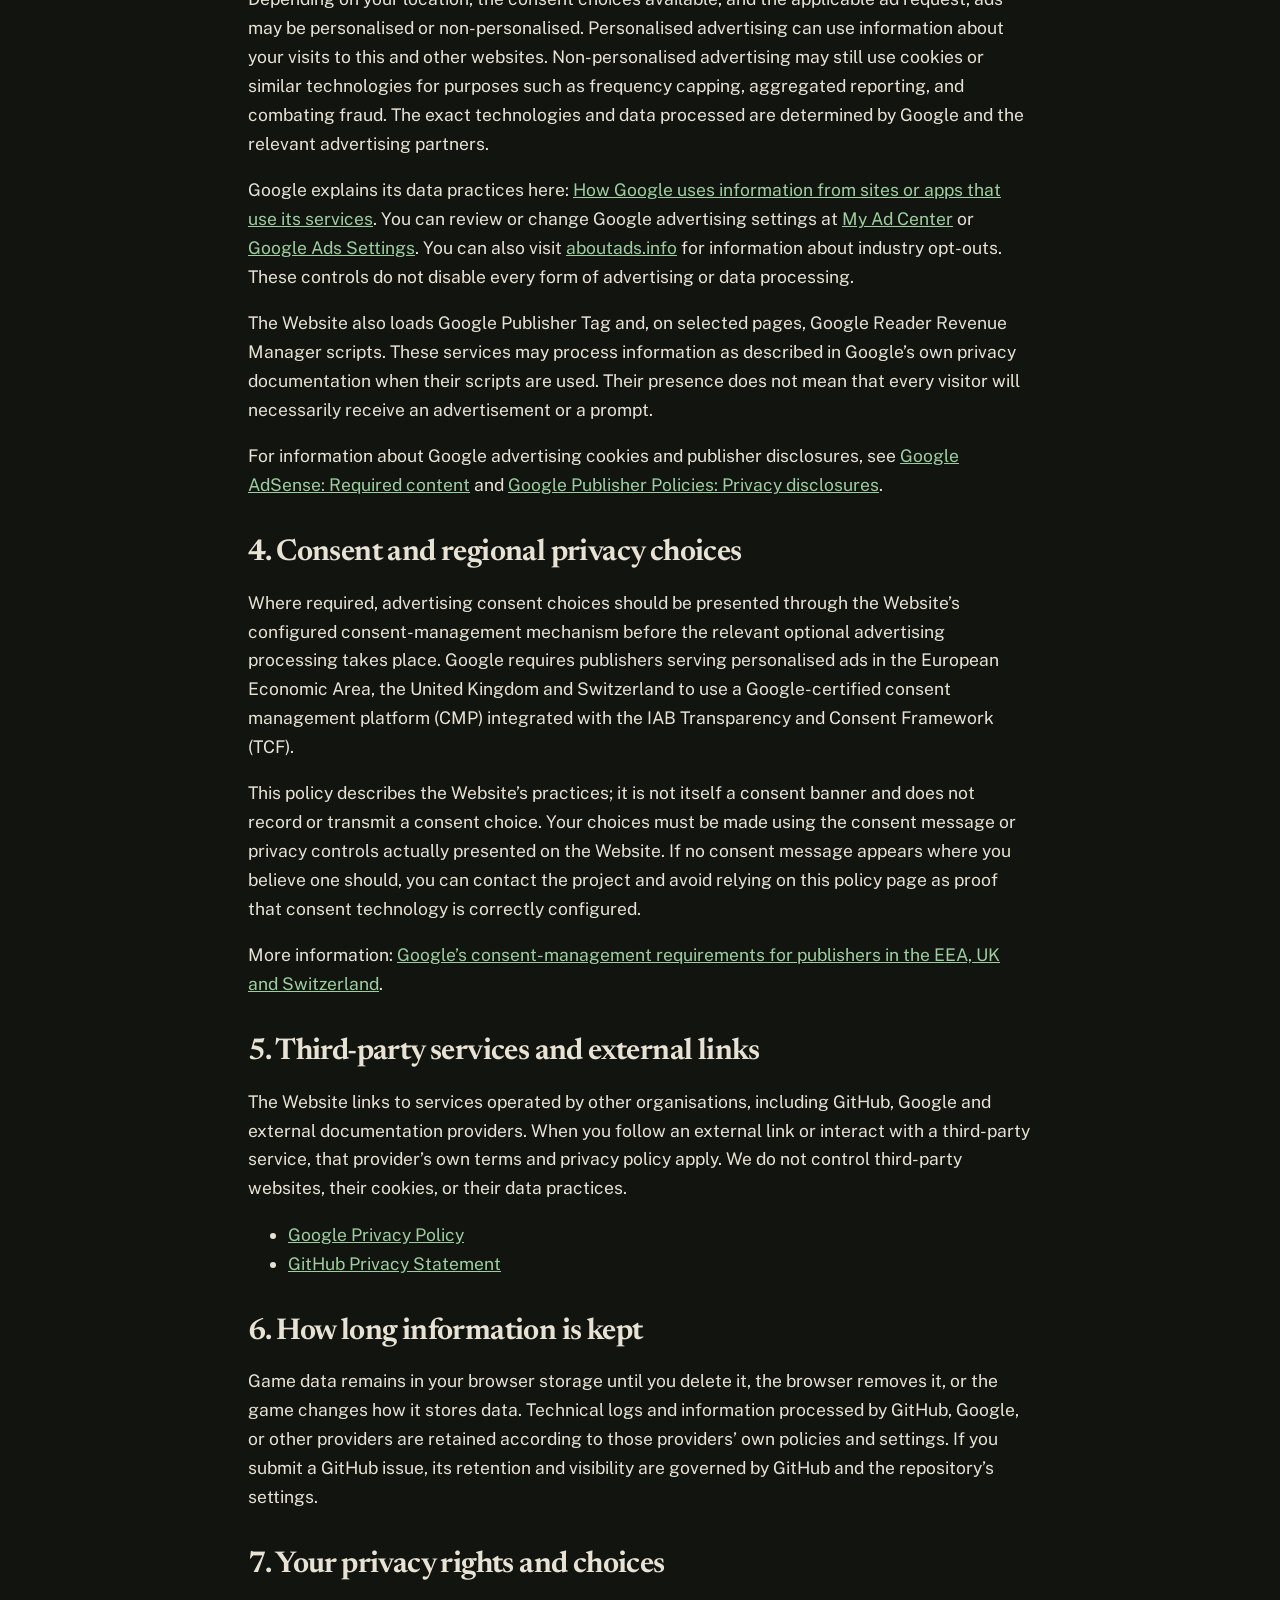
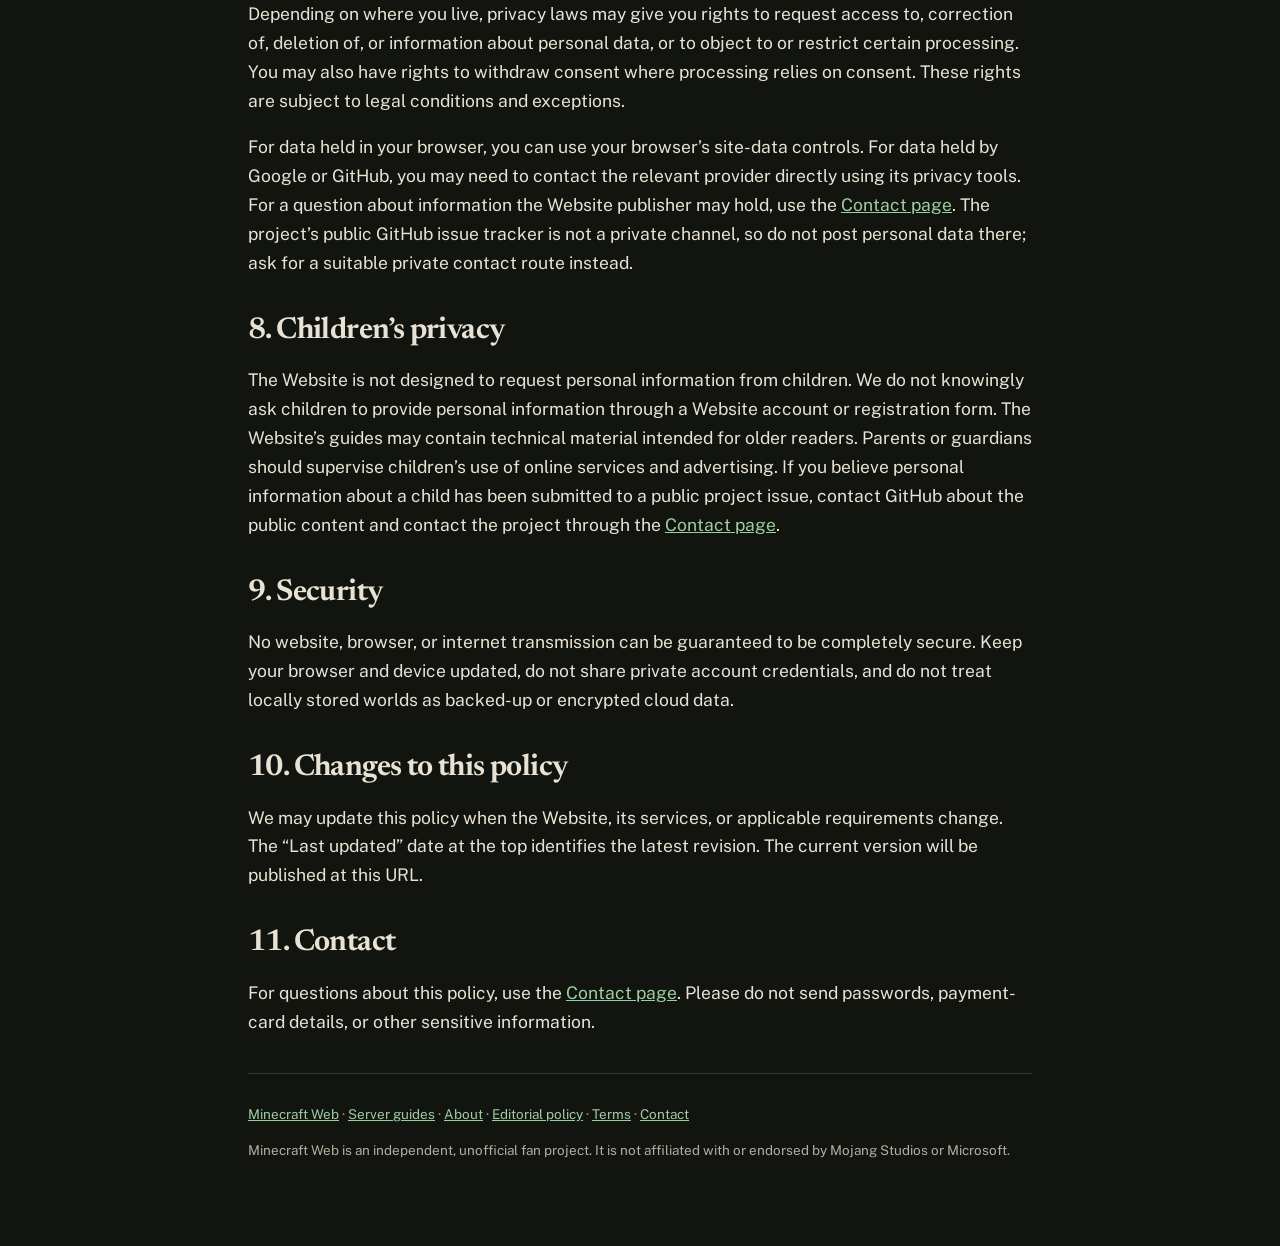
<file: privacy.html>
<!doctype html>
<html lang="en">
<head>
<meta charset="utf-8">
<meta name="viewport" content="width=device-width, initial-scale=1">
<title>Privacy Policy – Minecraft Web</title>
<meta name="description" content="Read how Minecraft Web handles browser-stored game worlds, Google advertising, cookies, third-party services and privacy requests.">
<link rel="canonical" href="https://matthewcodergamer.github.io/privacy.html">
<link rel="preconnect" href="https://fonts.googleapis.com">
<link rel="preconnect" href="https://fonts.gstatic.com" crossorigin>
<link rel="stylesheet" href="https://fonts.googleapis.com/css2?family=Newsreader:opsz,wght@6..72,500;6..72,650&family=Public+Sans:wght@400;500;600;700&display=swap">
<link rel="stylesheet" href="/doc.css">
<link rel="icon" type="image/png" sizes="32x32" href="/icons/icon-32.png">
<meta name="google-adsense-account" content="ca-pub-5025566183652379">
<meta name="theme-color" content="#121410">
</head>
<body>
<div class="wrap">
<nav class="crumbs"><a href="/">Minecraft Web</a> · <a href="/terms.html">Terms</a> · <a href="/contact.html">Contact</a></nav>
<h1>Privacy Policy</h1>
<p class="meta">Last updated: November 26, 2026</p>
<p>This Privacy Policy explains how information is handled when you visit <strong>matthewcodergamer.github.io</strong> (the “Website”), play the Minecraft Web browser game, or read the Website’s guides. The Website is published and maintained by Matthew Coder (“we”, “us” or “our”).</p>
<div class="note"><strong>In short:</strong> Game-world information is stored in your own browser on your device. The Website uses Google advertising technology. GitHub hosts the Website and may process technical request information. We do not operate a Website account system or ask visitors to submit personal details to play.</div>

<h2>1. Information stored by the game on your device</h2>
<p>The browser game uses browser storage to keep game data available between visits. In particular, world metadata is stored in your browser’s local storage and imported world files are stored in IndexedDB. This information is stored locally by your browser for this Website; it is not uploaded to us as a cloud world save.</p>
<p>The Website may also use browser local storage for small site-functionality markers. Browser storage is associated with the browser and device you use. It may be removed when you clear site data, use private browsing, change browsers or devices, or when your browser evicts stored data. Clearing it may permanently remove locally stored worlds or imported files. Export or back up anything important before clearing browser data.</p>
<p>You can manage or delete this information through your browser’s site-data and storage settings. The exact controls differ by browser and device.</p>

<h2>2. Information processed when you visit</h2>
<p>The Website is hosted using GitHub Pages. When a browser requests a page or file, GitHub and the infrastructure needed to deliver the Website may process technical information such as an IP address, request time, requested URL, browser or device information, and security or diagnostic information. We do not control GitHub’s infrastructure logs. See the <a href="https://docs.github.com/en/site-policy/privacy-policies/github-general-privacy-statement">GitHub Privacy Statement</a>.</p>
<p>We do not currently operate a Website registration system, visitor profile database, or first-party advertising analytics account on these pages. If you choose to contact the project by opening a GitHub issue, the information you submit is handled by GitHub and may be publicly visible. Do not include passwords, payment-card details, private documents, or other sensitive information in a public issue.</p>

<h2>3. Google advertising, cookies and similar technologies</h2>
<p>The Website displays or may request advertising provided by Google, including Google AdSense and related Google advertising technology. The publisher account associated with the Website is <code>ca-pub-5025566183652379</code>. Google and other advertising partners may use cookies, web beacons, IP addresses, local storage, or similar identifiers to deliver, measure, limit the frequency of, and report on advertisements. These technologies may allow a provider to recognise your browser on this or other websites.</p>
<p>Depending on your location, the consent choices available, and the applicable ad request, ads may be personalised or non-personalised. Personalised advertising can use information about your visits to this and other websites. Non-personalised advertising may still use cookies or similar technologies for purposes such as frequency capping, aggregated reporting, and combating fraud. The exact technologies and data processed are determined by Google and the relevant advertising partners.</p>
<p>Google explains its data practices here: <a href="https://policies.google.com/technologies/partner-sites">How Google uses information from sites or apps that use its services</a>. You can review or change Google advertising settings at <a href="https://myadcenter.google.com/">My Ad Center</a> or <a href="https://www.google.com/settings/ads">Google Ads Settings</a>. You can also visit <a href="https://optout.aboutads.info/">aboutads.info</a> for information about industry opt-outs. These controls do not disable every form of advertising or data processing.</p>
<p>The Website also loads Google Publisher Tag and, on selected pages, Google Reader Revenue Manager scripts. These services may process information as described in Google’s own privacy documentation when their scripts are used. Their presence does not mean that every visitor will necessarily receive an advertisement or a prompt.</p>
<p>For information about Google advertising cookies and publisher disclosures, see <a href="https://support.google.com/adsense/answer/1348695">Google AdSense: Required content</a> and <a href="https://support.google.com/publisherpolicies/answer/10437794">Google Publisher Policies: Privacy disclosures</a>.</p>

<h2>4. Consent and regional privacy choices</h2>
<p>Where required, advertising consent choices should be presented through the Website’s configured consent-management mechanism before the relevant optional advertising processing takes place. Google requires publishers serving personalised ads in the European Economic Area, the United Kingdom and Switzerland to use a Google-certified consent management platform (CMP) integrated with the IAB Transparency and Consent Framework (TCF).</p>
<p>This policy describes the Website’s practices; it is not itself a consent banner and does not record or transmit a consent choice. Your choices must be made using the consent message or privacy controls actually presented on the Website. If no consent message appears where you believe one should, you can contact the project and avoid relying on this policy page as proof that consent technology is correctly configured.</p>
<p>More information: <a href="https://support.google.com/adsense/answer/13554116">Google’s consent-management requirements for publishers in the EEA, UK and Switzerland</a>.</p>

<h2>5. Third-party services and external links</h2>
<p>The Website links to services operated by other organisations, including GitHub, Google and external documentation providers. When you follow an external link or interact with a third-party service, that provider’s own terms and privacy policy apply. We do not control third-party websites, their cookies, or their data practices.</p>
<ul>
<li><a href="https://policies.google.com/privacy">Google Privacy Policy</a></li>
<li><a href="https://docs.github.com/en/site-policy/privacy-policies/github-general-privacy-statement">GitHub Privacy Statement</a></li>
</ul>

<h2>6. How long information is kept</h2>
<p>Game data remains in your browser storage until you delete it, the browser removes it, or the game changes how it stores data. Technical logs and information processed by GitHub, Google, or other providers are retained according to those providers’ own policies and settings. If you submit a GitHub issue, its retention and visibility are governed by GitHub and the repository’s settings.</p>

<h2>7. Your privacy rights and choices</h2>
<p>Depending on where you live, privacy laws may give you rights to request access to, correction of, deletion of, or information about personal data, or to object to or restrict certain processing. You may also have rights to withdraw consent where processing relies on consent. These rights are subject to legal conditions and exceptions.</p>
<p>For data held in your browser, you can use your browser’s site-data controls. For data held by Google or GitHub, you may need to contact the relevant provider directly using its privacy tools. For a question about information the Website publisher may hold, use the <a href="/contact.html">Contact page</a>. The project’s public GitHub issue tracker is not a private channel, so do not post personal data there; ask for a suitable private contact route instead.</p>

<h2>8. Children’s privacy</h2>
<p>The Website is not designed to request personal information from children. We do not knowingly ask children to provide personal information through a Website account or registration form. The Website’s guides may contain technical material intended for older readers. Parents or guardians should supervise children’s use of online services and advertising. If you believe personal information about a child has been submitted to a public project issue, contact GitHub about the public content and contact the project through the <a href="/contact.html">Contact page</a>.</p>

<h2>9. Security</h2>
<p>No website, browser, or internet transmission can be guaranteed to be completely secure. Keep your browser and device updated, do not share private account credentials, and do not treat locally stored worlds as backed-up or encrypted cloud data.</p>

<h2>10. Changes to this policy</h2>
<p>We may update this policy when the Website, its services, or applicable requirements change. The “Last updated” date at the top identifies the latest revision. The current version will be published at this URL.</p>

<h2>11. Contact</h2>
<p>For questions about this policy, use the <a href="/contact.html">Contact page</a>. Please do not send passwords, payment-card details, or other sensitive information.</p>

<footer class="site">
<p><a href="/">Minecraft Web</a> · <a href="/guides/">Server guides</a> · <a href="/about.html">About</a> · <a href="/editorial-policy.html">Editorial policy</a> · <a href="/terms.html">Terms</a> · <a href="/contact.html">Contact</a></p>
<p>Minecraft Web is an independent, unofficial fan project. It is not affiliated with or endorsed by Mojang Studios or Microsoft.</p>
</footer>
</div>
</body>
</html>
</file>
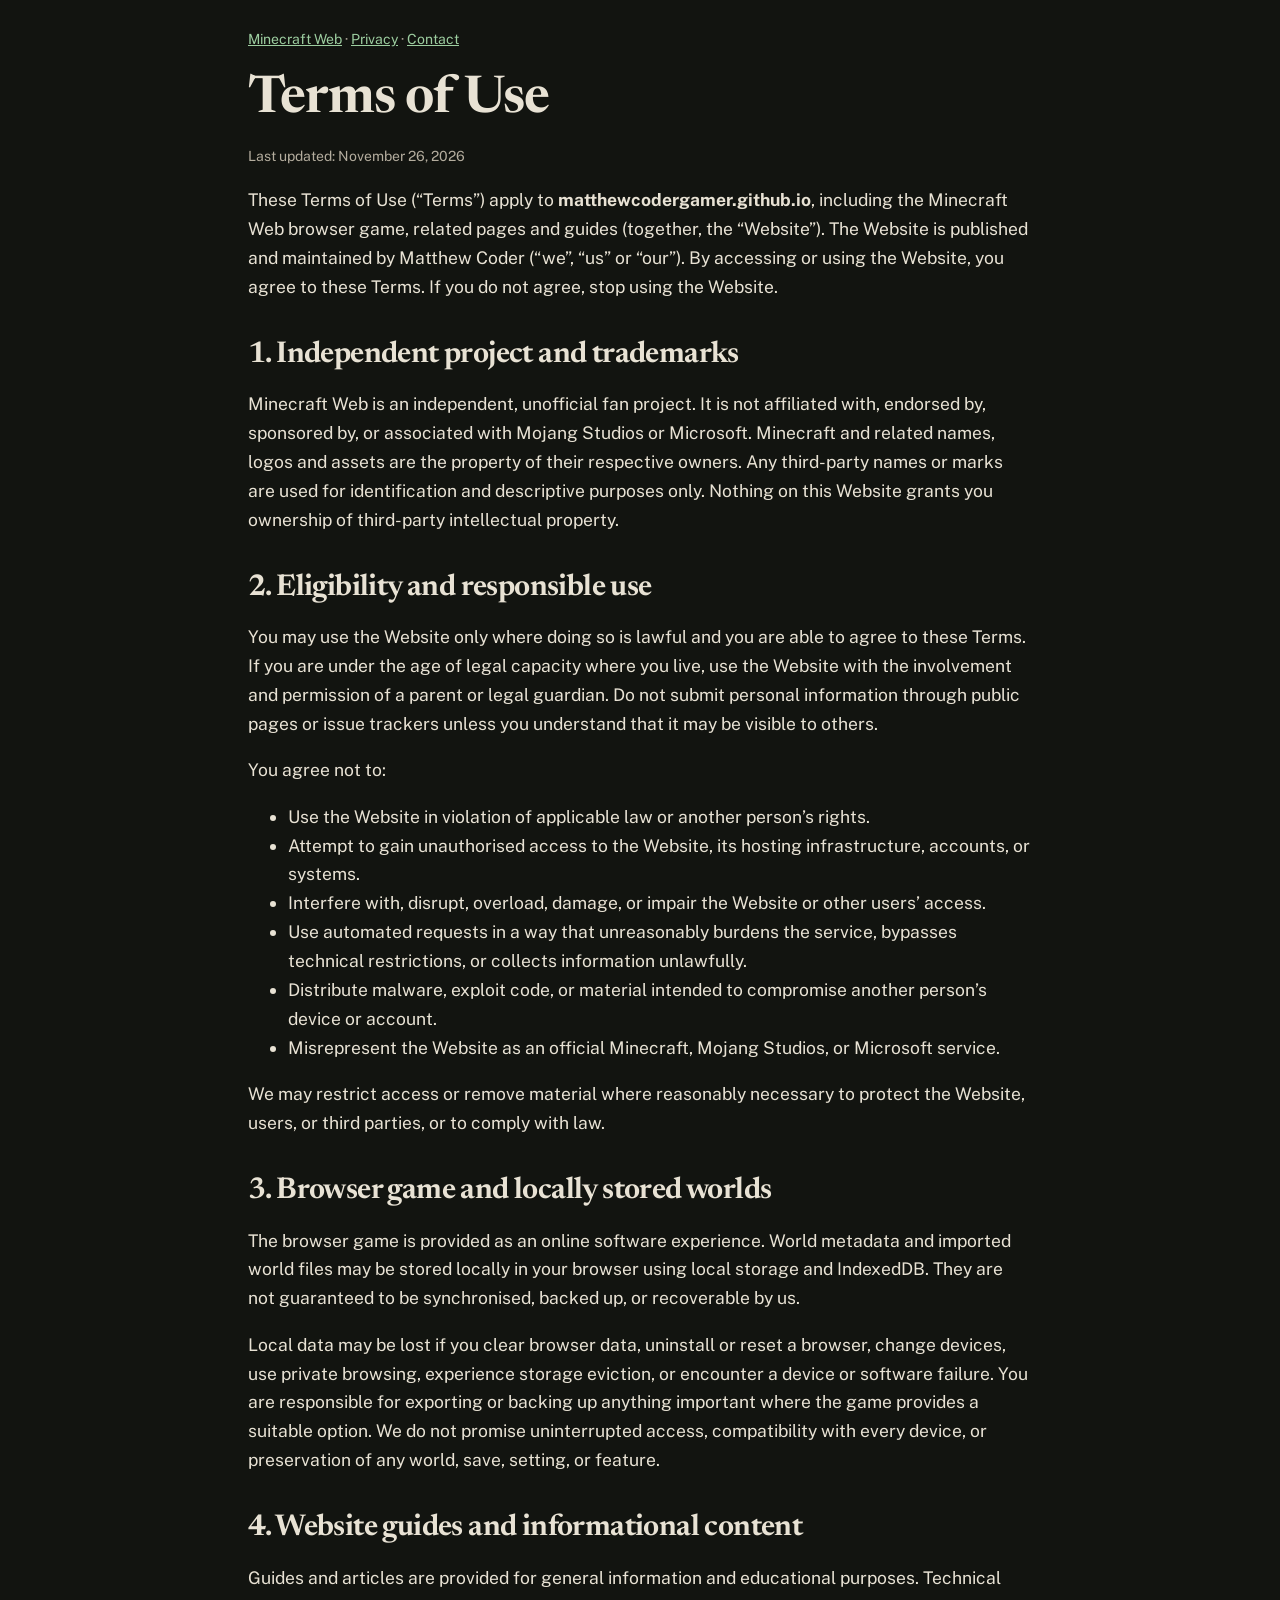
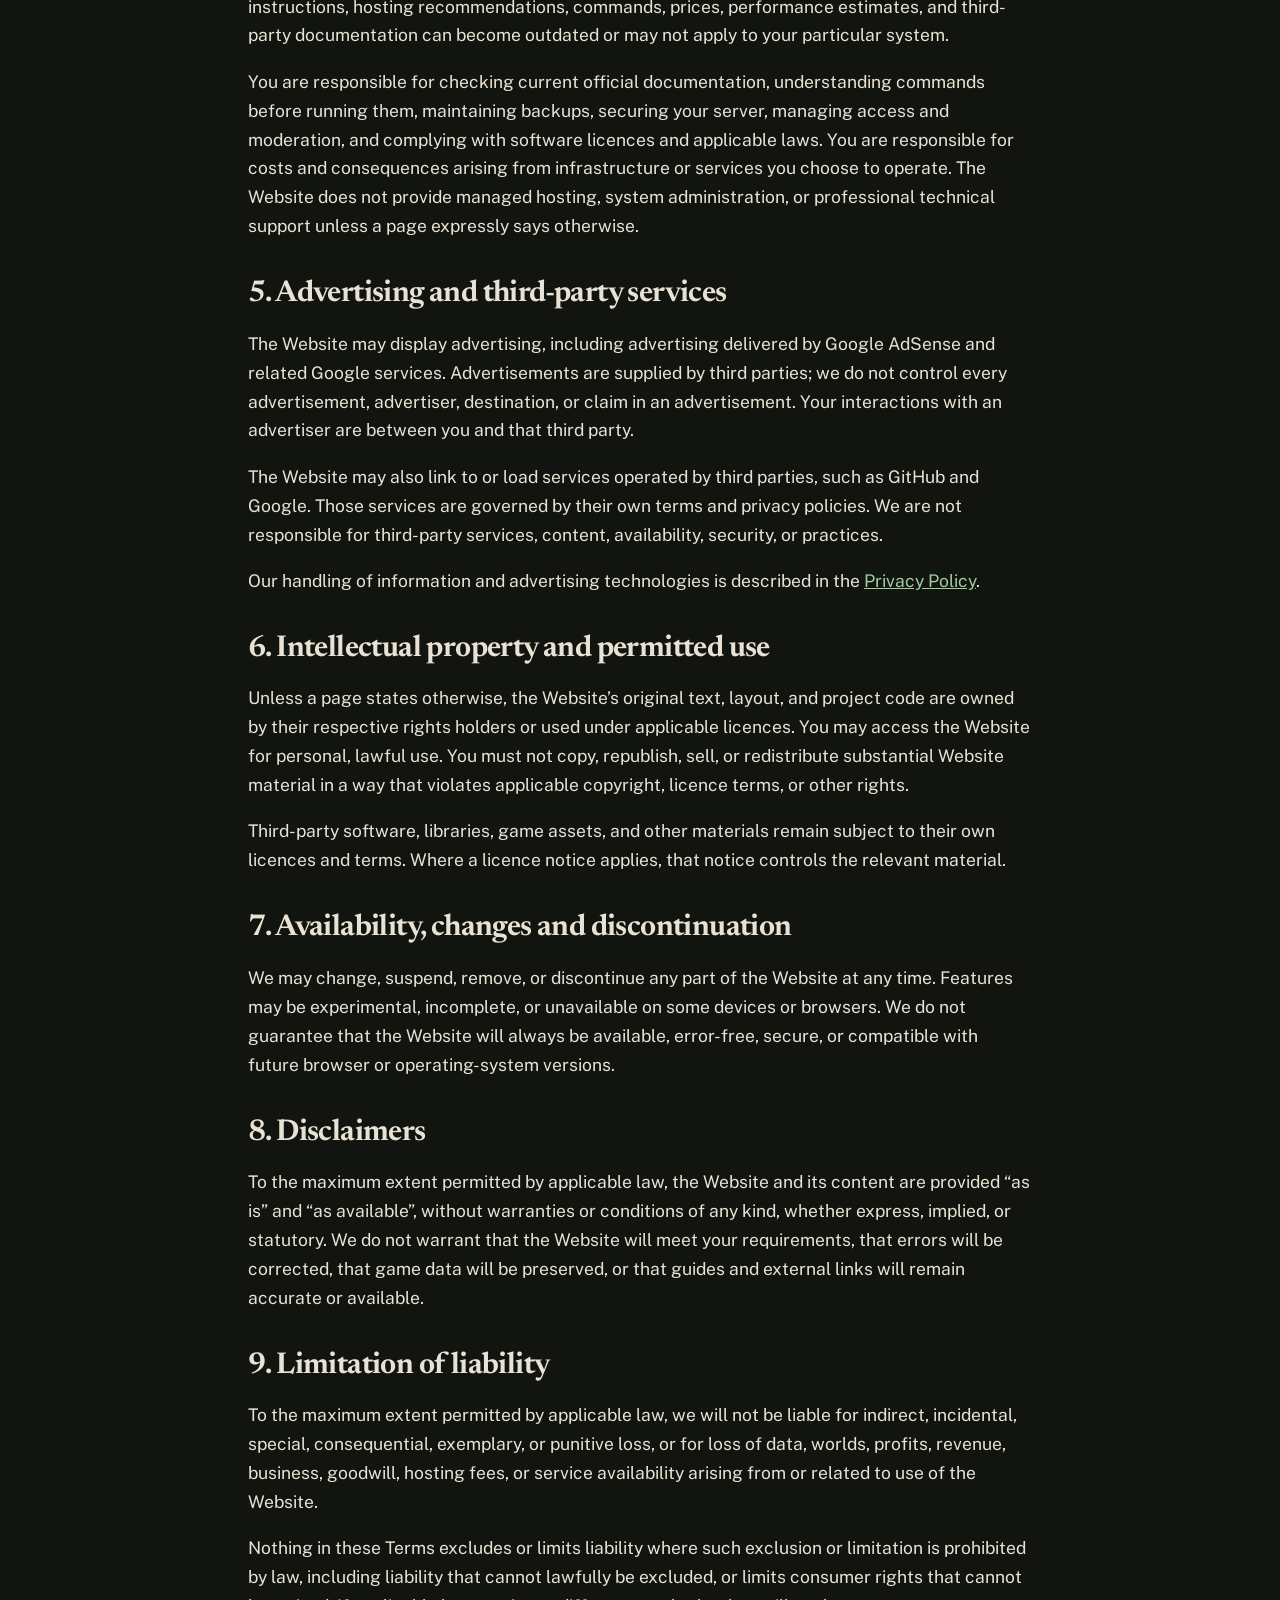
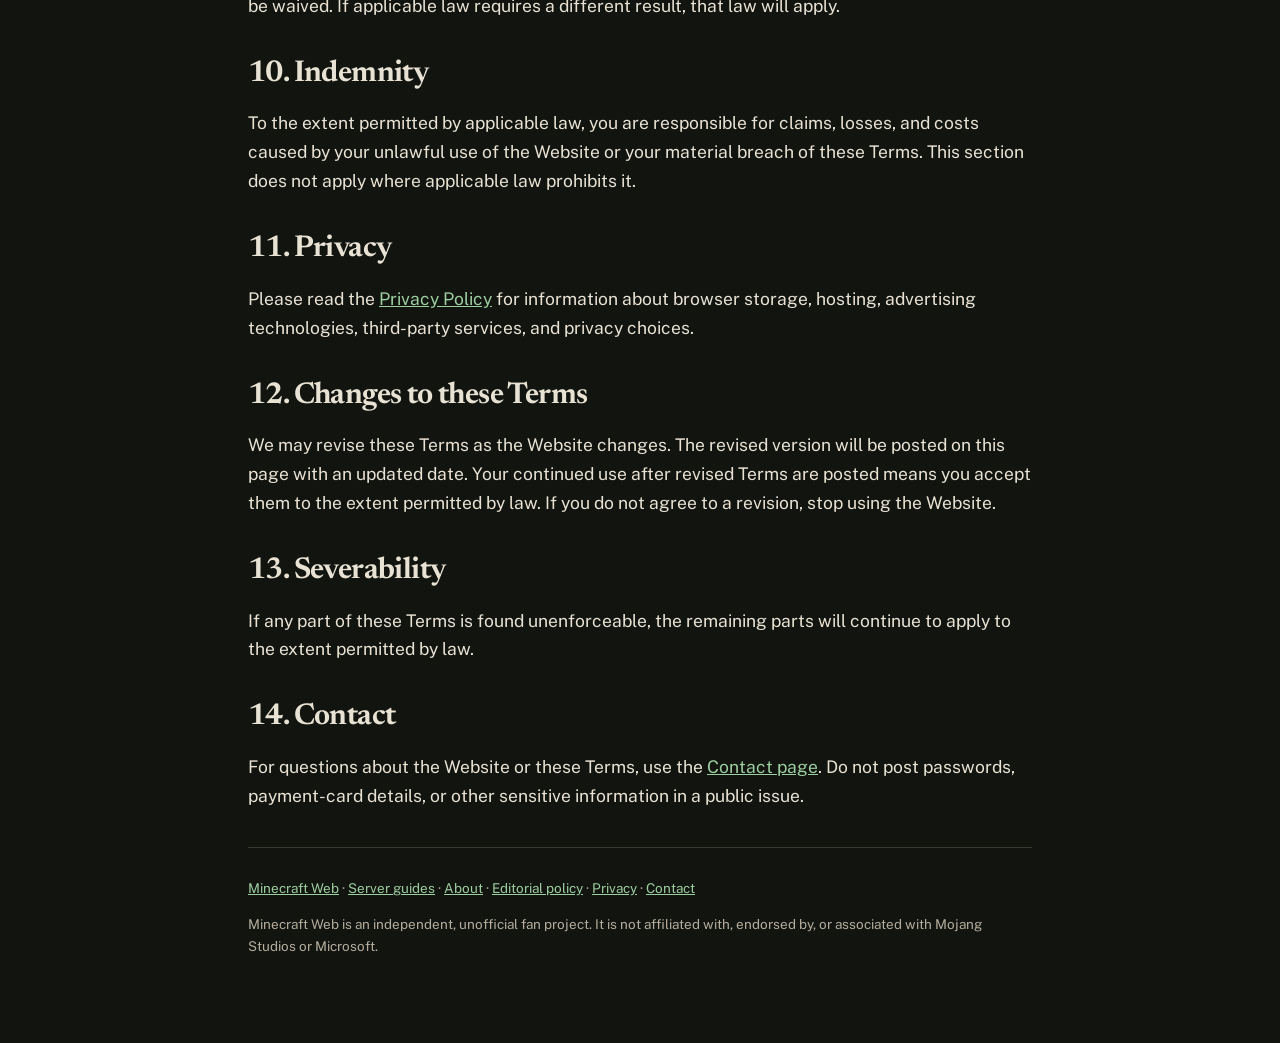
<file: terms.html>
<!doctype html>
<html lang="en">
<head>
<meta charset="utf-8">
<meta name="viewport" content="width=device-width, initial-scale=1">
<title>Terms of Use – Minecraft Web</title>
<meta name="description" content="Terms of use for the Minecraft Web browser game, Website features, advertising and server guides.">
<link rel="canonical" href="https://matthewcodergamer.github.io/terms.html">
<link rel="preconnect" href="https://fonts.googleapis.com">
<link rel="preconnect" href="https://fonts.gstatic.com" crossorigin>
<link rel="stylesheet" href="https://fonts.googleapis.com/css2?family=Newsreader:opsz,wght@6..72,500;6..72,650&family=Public+Sans:wght@400;500;600;700&display=swap">
<link rel="stylesheet" href="/doc.css">
<link rel="icon" type="image/png" sizes="32x32" href="/icons/icon-32.png">
<meta name="google-adsense-account" content="ca-pub-5025566183652379">
<meta name="theme-color" content="#121410">
</head>
<body>
<div class="wrap">
<nav class="crumbs"><a href="/">Minecraft Web</a> · <a href="/privacy.html">Privacy</a> · <a href="/contact.html">Contact</a></nav>
<h1>Terms of Use</h1>
<p class="meta">Last updated: November 26, 2026</p>
<p>These Terms of Use (“Terms”) apply to <strong>matthewcodergamer.github.io</strong>, including the Minecraft Web browser game, related pages and guides (together, the “Website”). The Website is published and maintained by Matthew Coder (“we”, “us” or “our”). By accessing or using the Website, you agree to these Terms. If you do not agree, stop using the Website.</p>

<h2>1. Independent project and trademarks</h2>
<p>Minecraft Web is an independent, unofficial fan project. It is not affiliated with, endorsed by, sponsored by, or associated with Mojang Studios or Microsoft. Minecraft and related names, logos and assets are the property of their respective owners. Any third-party names or marks are used for identification and descriptive purposes only. Nothing on this Website grants you ownership of third-party intellectual property.</p>

<h2>2. Eligibility and responsible use</h2>
<p>You may use the Website only where doing so is lawful and you are able to agree to these Terms. If you are under the age of legal capacity where you live, use the Website with the involvement and permission of a parent or legal guardian. Do not submit personal information through public pages or issue trackers unless you understand that it may be visible to others.</p>
<p>You agree not to:</p>
<ul>
<li>Use the Website in violation of applicable law or another person’s rights.</li>
<li>Attempt to gain unauthorised access to the Website, its hosting infrastructure, accounts, or systems.</li>
<li>Interfere with, disrupt, overload, damage, or impair the Website or other users’ access.</li>
<li>Use automated requests in a way that unreasonably burdens the service, bypasses technical restrictions, or collects information unlawfully.</li>
<li>Distribute malware, exploit code, or material intended to compromise another person’s device or account.</li>
<li>Misrepresent the Website as an official Minecraft, Mojang Studios, or Microsoft service.</li>
</ul>
<p>We may restrict access or remove material where reasonably necessary to protect the Website, users, or third parties, or to comply with law.</p>

<h2>3. Browser game and locally stored worlds</h2>
<p>The browser game is provided as an online software experience. World metadata and imported world files may be stored locally in your browser using local storage and IndexedDB. They are not guaranteed to be synchronised, backed up, or recoverable by us.</p>
<p>Local data may be lost if you clear browser data, uninstall or reset a browser, change devices, use private browsing, experience storage eviction, or encounter a device or software failure. You are responsible for exporting or backing up anything important where the game provides a suitable option. We do not promise uninterrupted access, compatibility with every device, or preservation of any world, save, setting, or feature.</p>

<h2>4. Website guides and informational content</h2>
<p>Guides and articles are provided for general information and educational purposes. Technical instructions, hosting recommendations, commands, prices, performance estimates, and third-party documentation can become outdated or may not apply to your particular system.</p>
<p>You are responsible for checking current official documentation, understanding commands before running them, maintaining backups, securing your server, managing access and moderation, and complying with software licences and applicable laws. You are responsible for costs and consequences arising from infrastructure or services you choose to operate. The Website does not provide managed hosting, system administration, or professional technical support unless a page expressly says otherwise.</p>

<h2>5. Advertising and third-party services</h2>
<p>The Website may display advertising, including advertising delivered by Google AdSense and related Google services. Advertisements are supplied by third parties; we do not control every advertisement, advertiser, destination, or claim in an advertisement. Your interactions with an advertiser are between you and that third party.</p>
<p>The Website may also link to or load services operated by third parties, such as GitHub and Google. Those services are governed by their own terms and privacy policies. We are not responsible for third-party services, content, availability, security, or practices.</p>
<p>Our handling of information and advertising technologies is described in the <a href="/privacy.html">Privacy Policy</a>.</p>

<h2>6. Intellectual property and permitted use</h2>
<p>Unless a page states otherwise, the Website’s original text, layout, and project code are owned by their respective rights holders or used under applicable licences. You may access the Website for personal, lawful use. You must not copy, republish, sell, or redistribute substantial Website material in a way that violates applicable copyright, licence terms, or other rights.</p>
<p>Third-party software, libraries, game assets, and other materials remain subject to their own licences and terms. Where a licence notice applies, that notice controls the relevant material.</p>

<h2>7. Availability, changes and discontinuation</h2>
<p>We may change, suspend, remove, or discontinue any part of the Website at any time. Features may be experimental, incomplete, or unavailable on some devices or browsers. We do not guarantee that the Website will always be available, error-free, secure, or compatible with future browser or operating-system versions.</p>

<h2>8. Disclaimers</h2>
<p>To the maximum extent permitted by applicable law, the Website and its content are provided “as is” and “as available”, without warranties or conditions of any kind, whether express, implied, or statutory. We do not warrant that the Website will meet your requirements, that errors will be corrected, that game data will be preserved, or that guides and external links will remain accurate or available.</p>

<h2>9. Limitation of liability</h2>
<p>To the maximum extent permitted by applicable law, we will not be liable for indirect, incidental, special, consequential, exemplary, or punitive loss, or for loss of data, worlds, profits, revenue, business, goodwill, hosting fees, or service availability arising from or related to use of the Website.</p>
<p>Nothing in these Terms excludes or limits liability where such exclusion or limitation is prohibited by law, including liability that cannot lawfully be excluded, or limits consumer rights that cannot be waived. If applicable law requires a different result, that law will apply.</p>

<h2>10. Indemnity</h2>
<p>To the extent permitted by applicable law, you are responsible for claims, losses, and costs caused by your unlawful use of the Website or your material breach of these Terms. This section does not apply where applicable law prohibits it.</p>

<h2>11. Privacy</h2>
<p>Please read the <a href="/privacy.html">Privacy Policy</a> for information about browser storage, hosting, advertising technologies, third-party services, and privacy choices.</p>

<h2>12. Changes to these Terms</h2>
<p>We may revise these Terms as the Website changes. The revised version will be posted on this page with an updated date. Your continued use after revised Terms are posted means you accept them to the extent permitted by law. If you do not agree to a revision, stop using the Website.</p>

<h2>13. Severability</h2>
<p>If any part of these Terms is found unenforceable, the remaining parts will continue to apply to the extent permitted by law.</p>

<h2>14. Contact</h2>
<p>For questions about the Website or these Terms, use the <a href="/contact.html">Contact page</a>. Do not post passwords, payment-card details, or other sensitive information in a public issue.</p>

<footer class="site">
<p><a href="/">Minecraft Web</a> · <a href="/guides/">Server guides</a> · <a href="/about.html">About</a> · <a href="/editorial-policy.html">Editorial policy</a> · <a href="/privacy.html">Privacy</a> · <a href="/contact.html">Contact</a></p>
<p>Minecraft Web is an independent, unofficial fan project. It is not affiliated with, endorsed by, or associated with Mojang Studios or Microsoft.</p>
</footer>
</div>
</body>
</html>
</file>
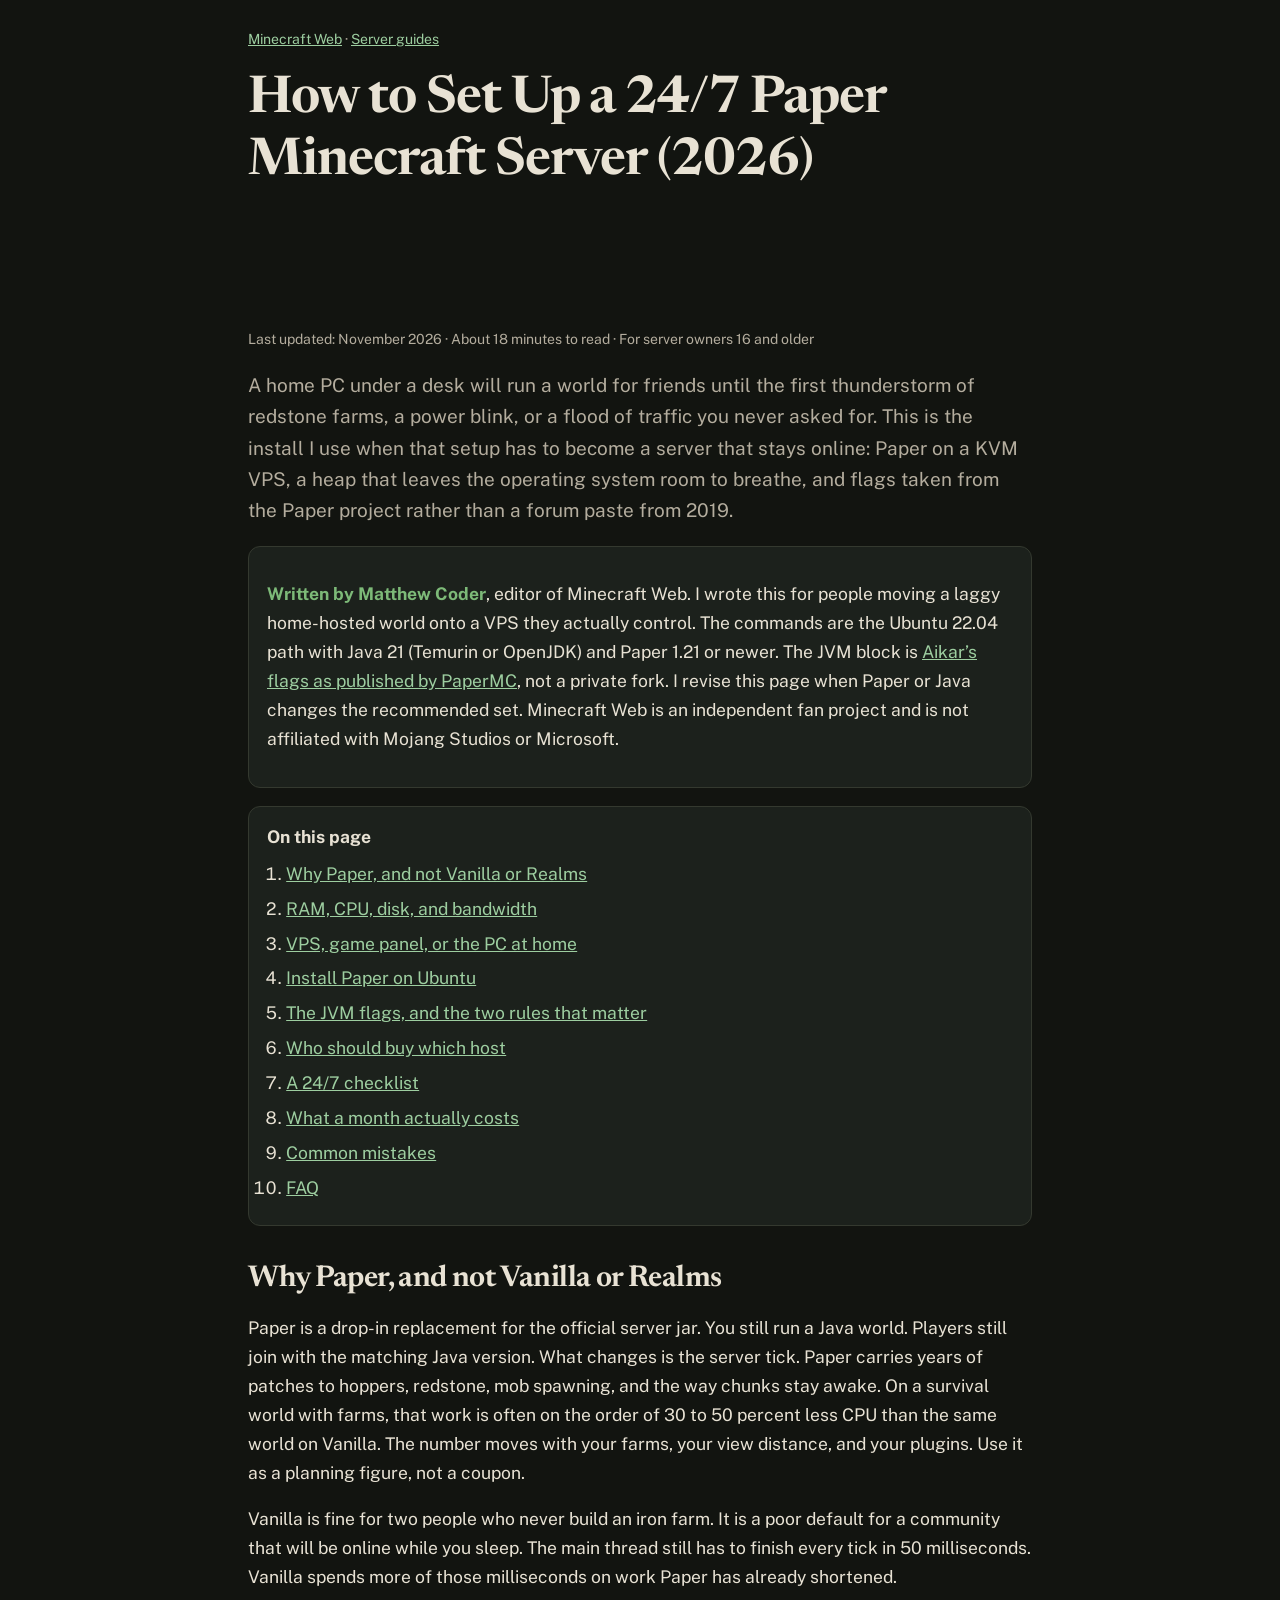
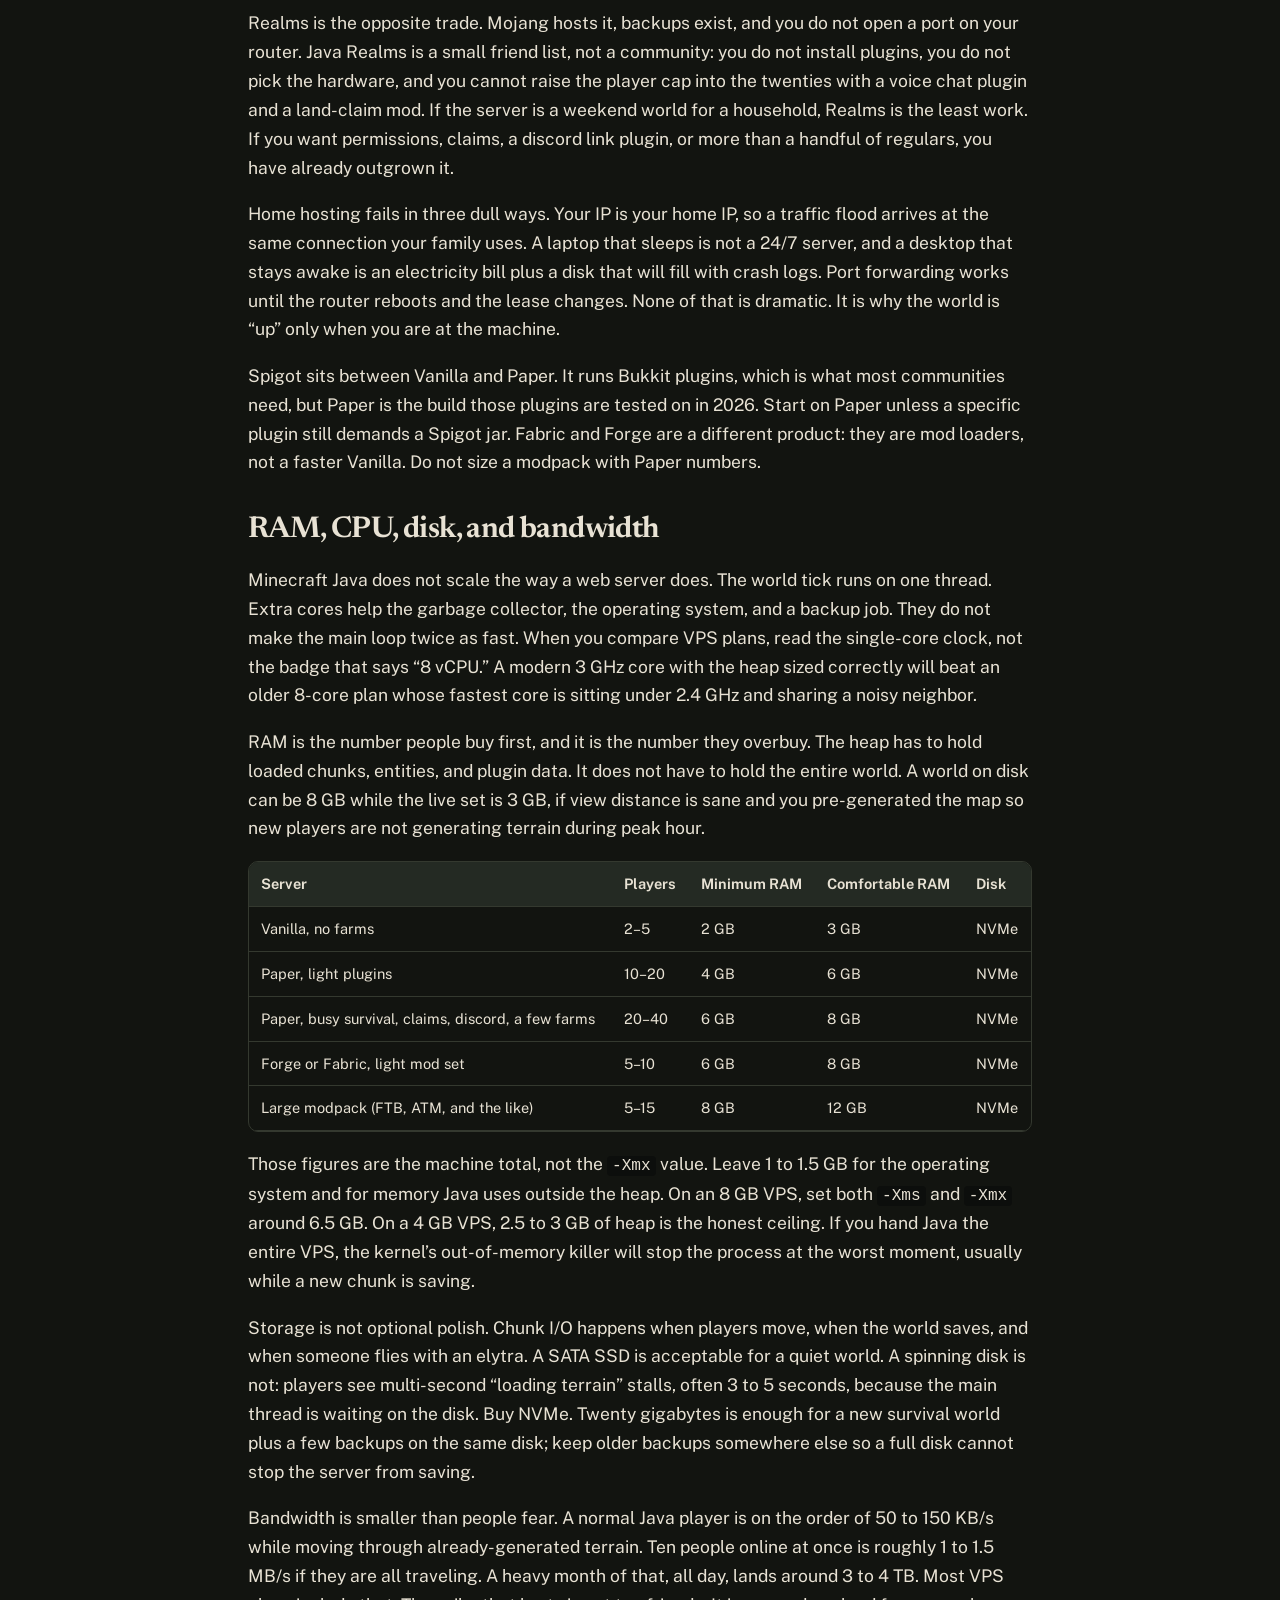
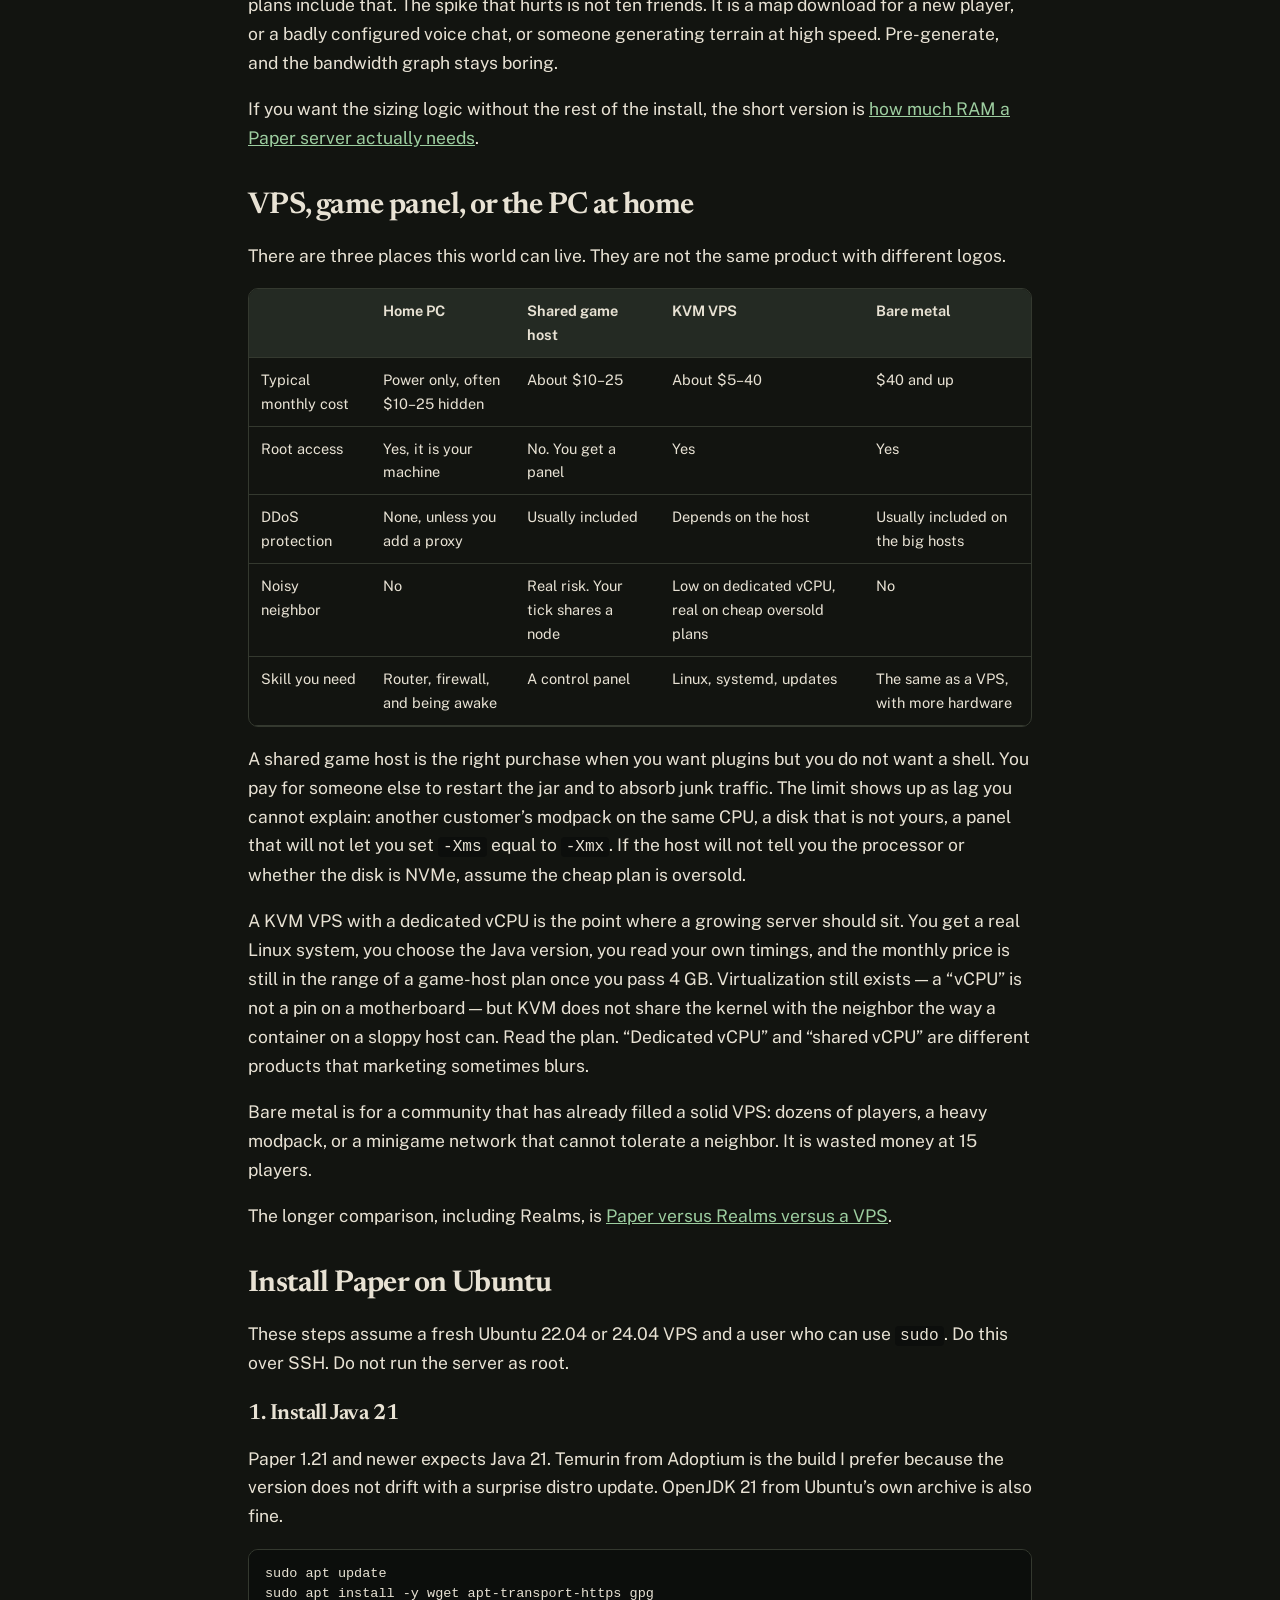
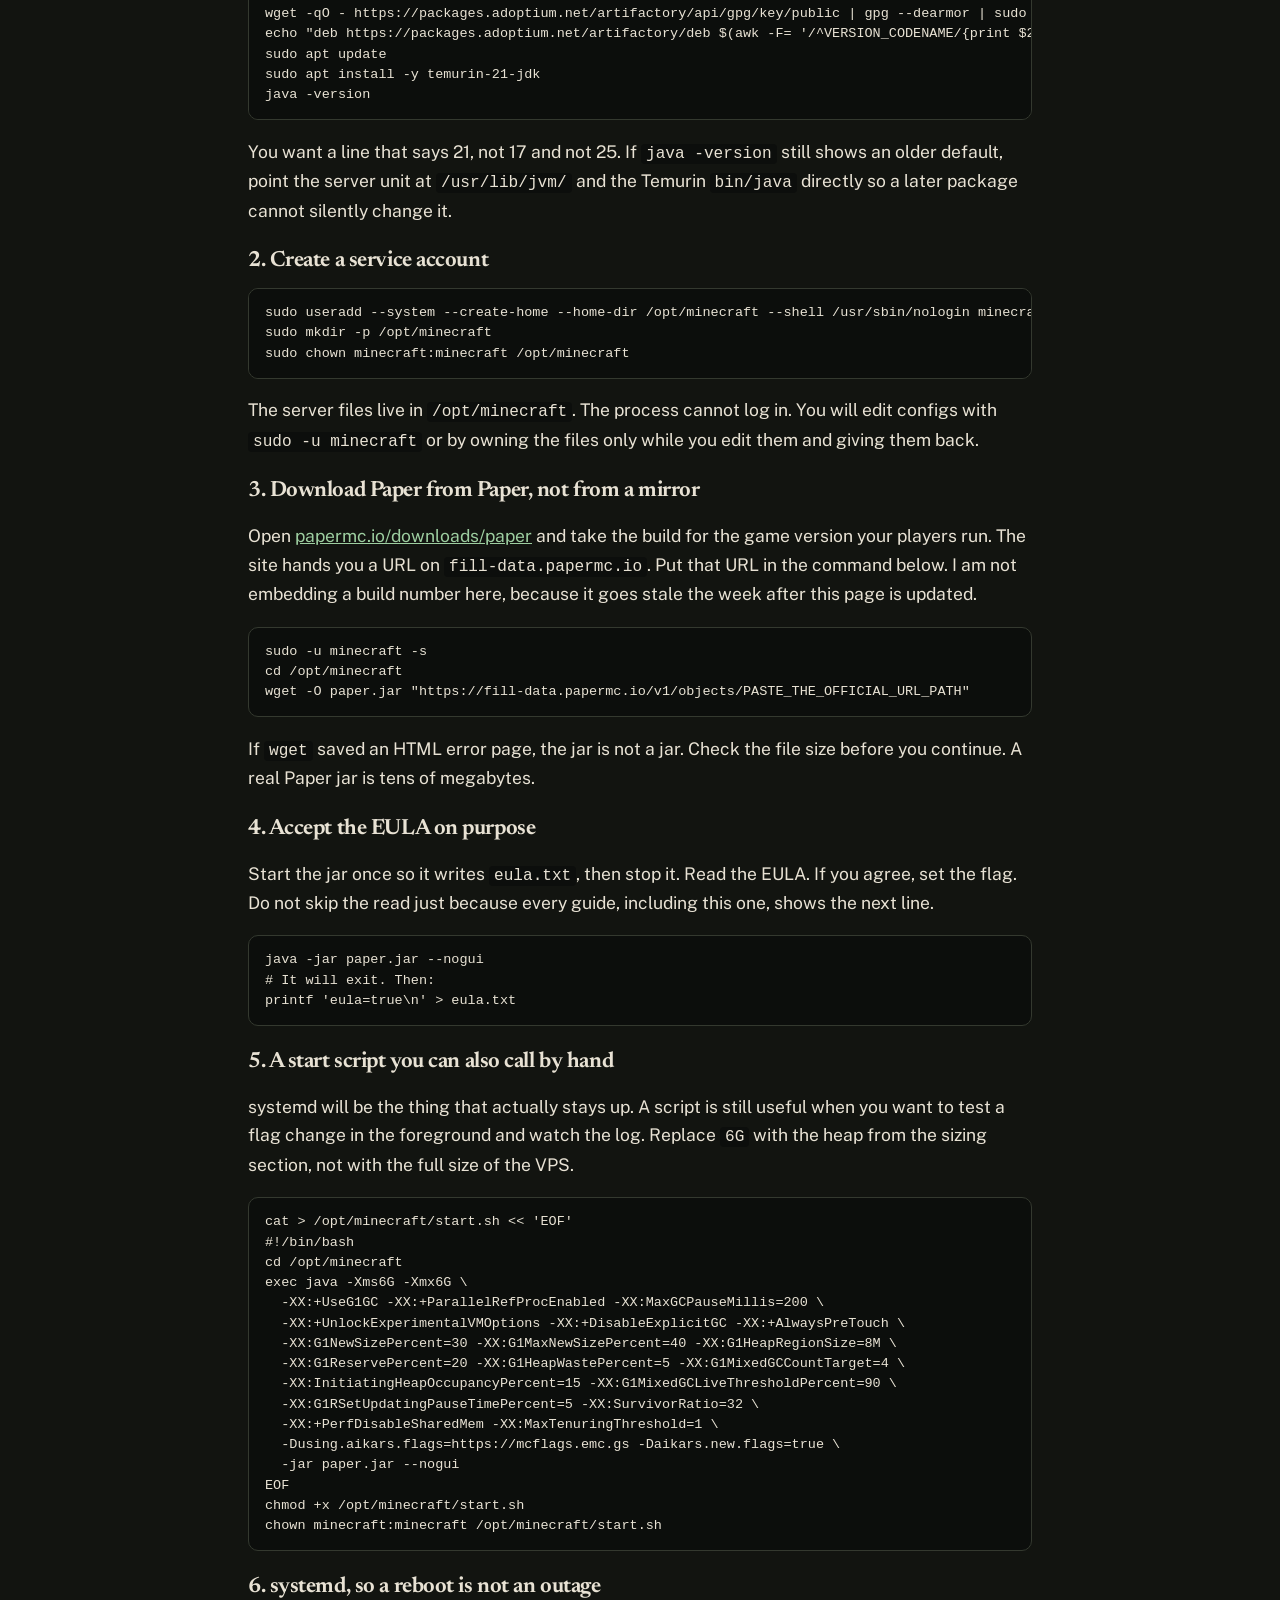
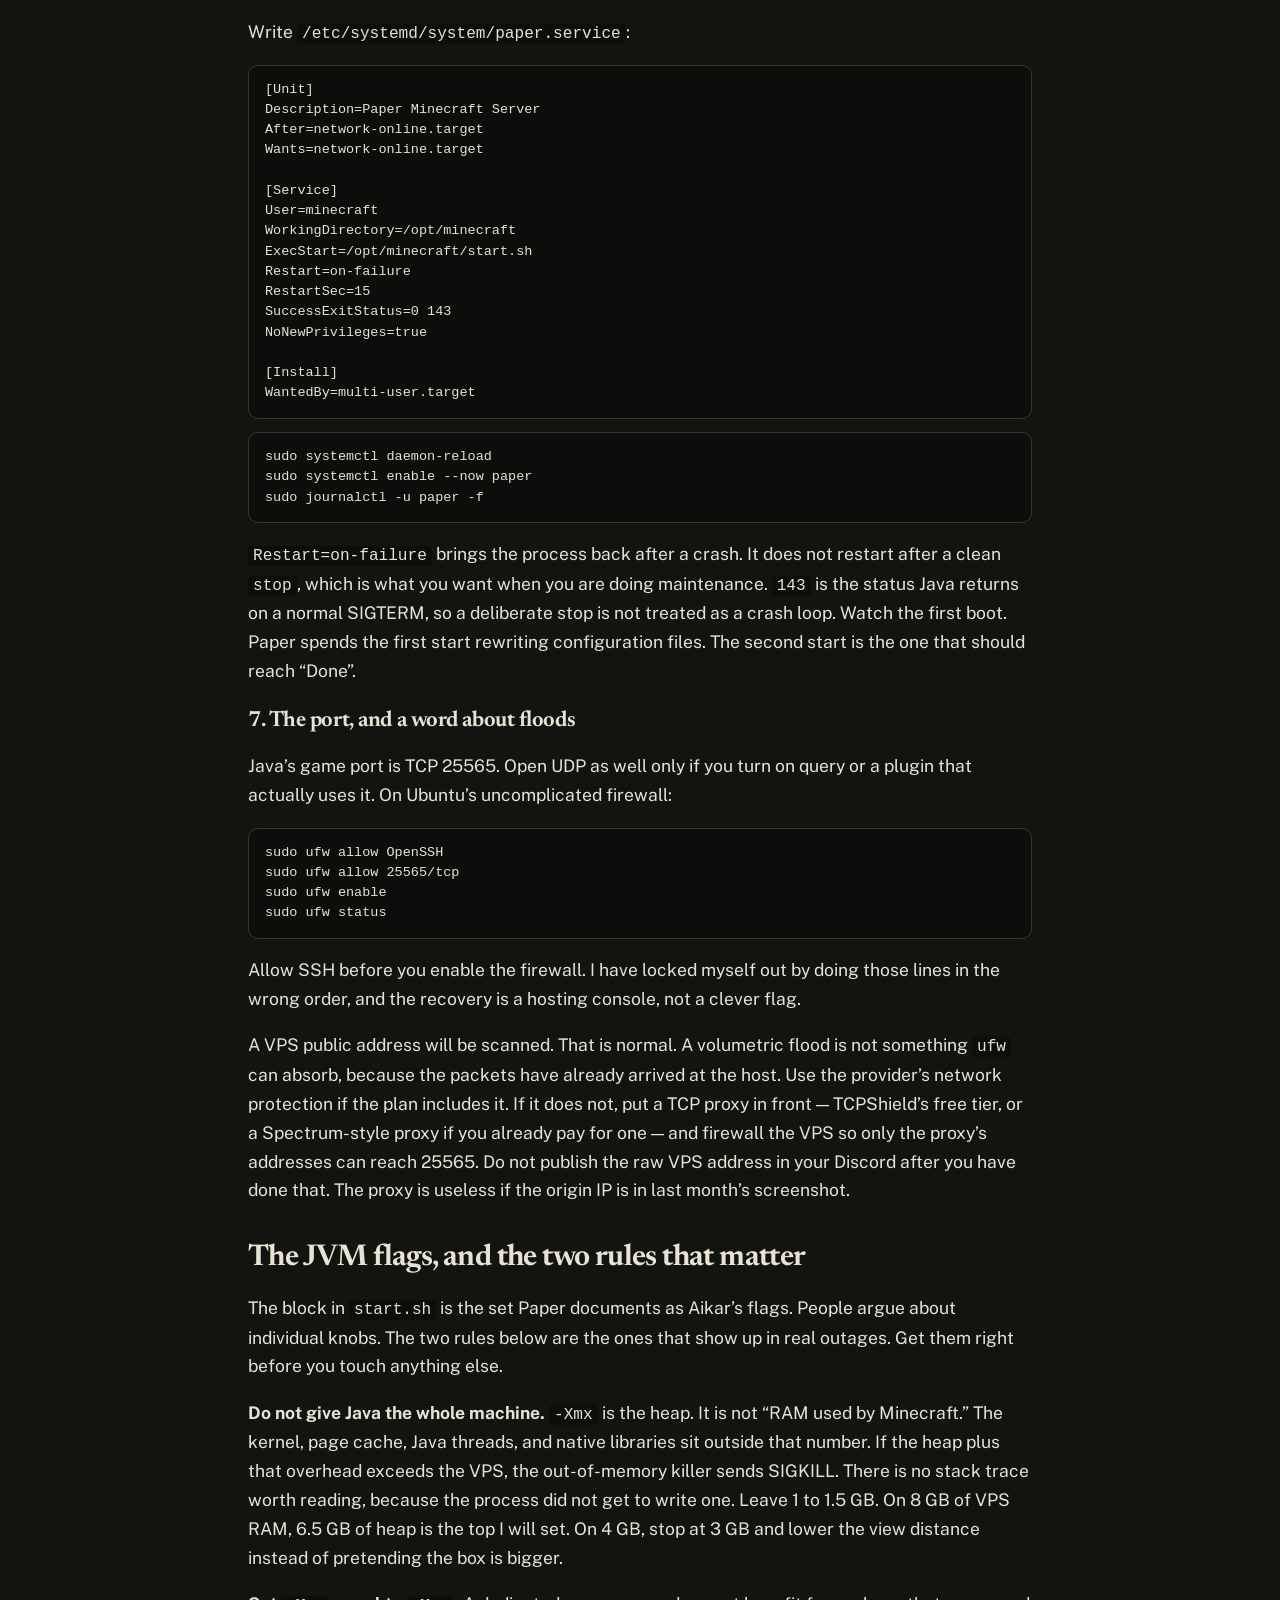
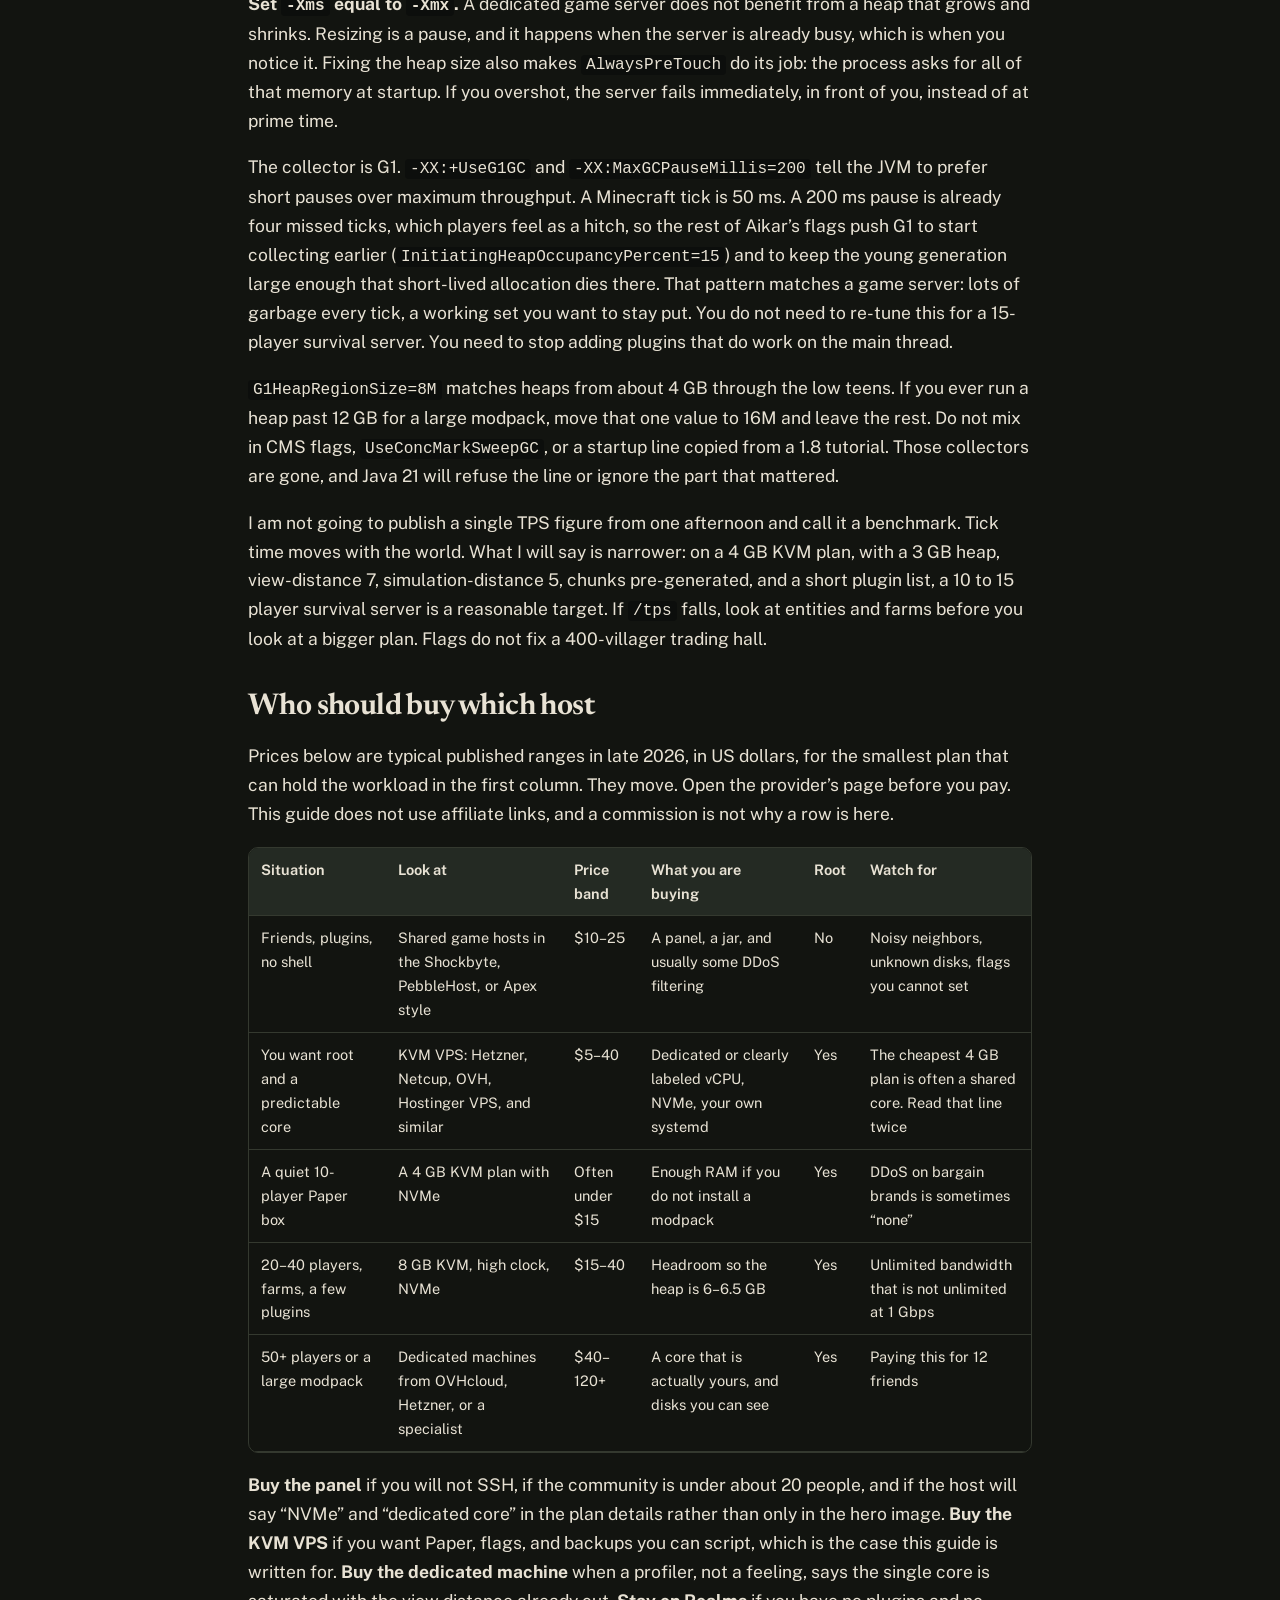
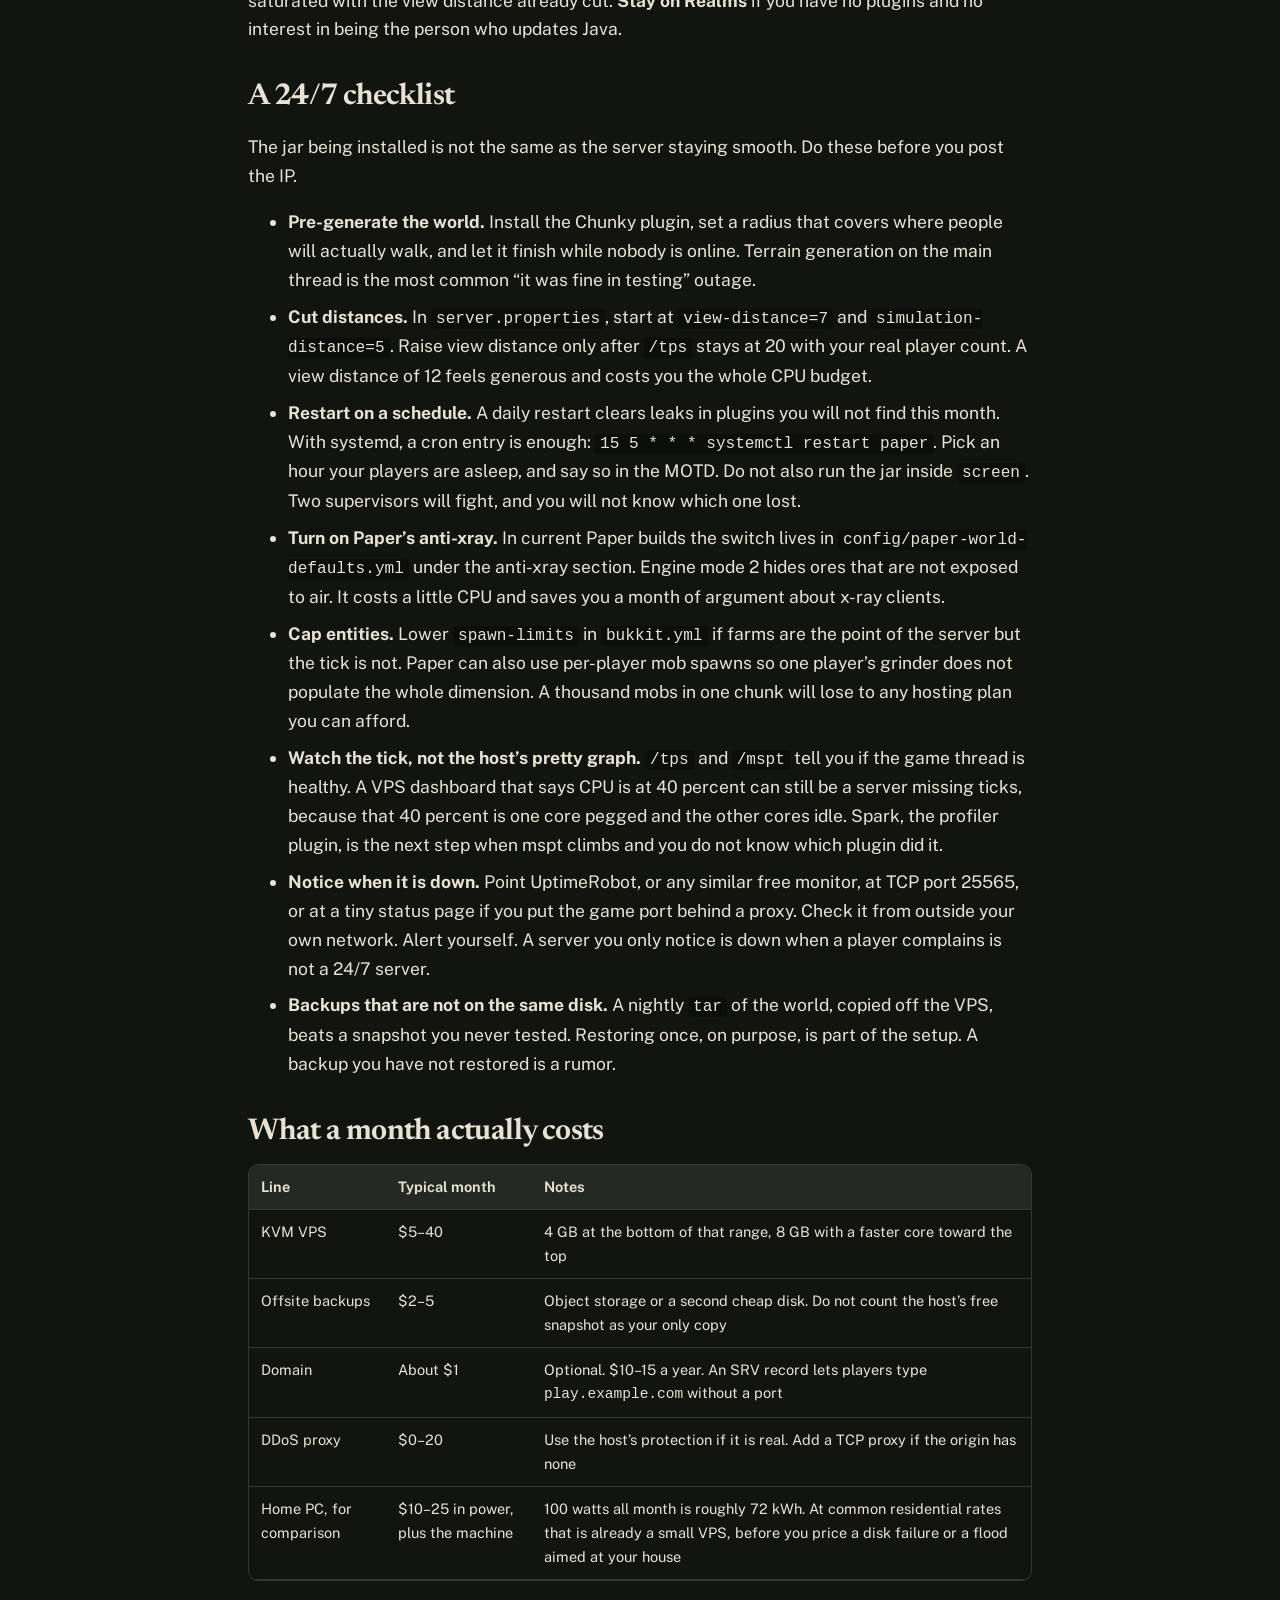
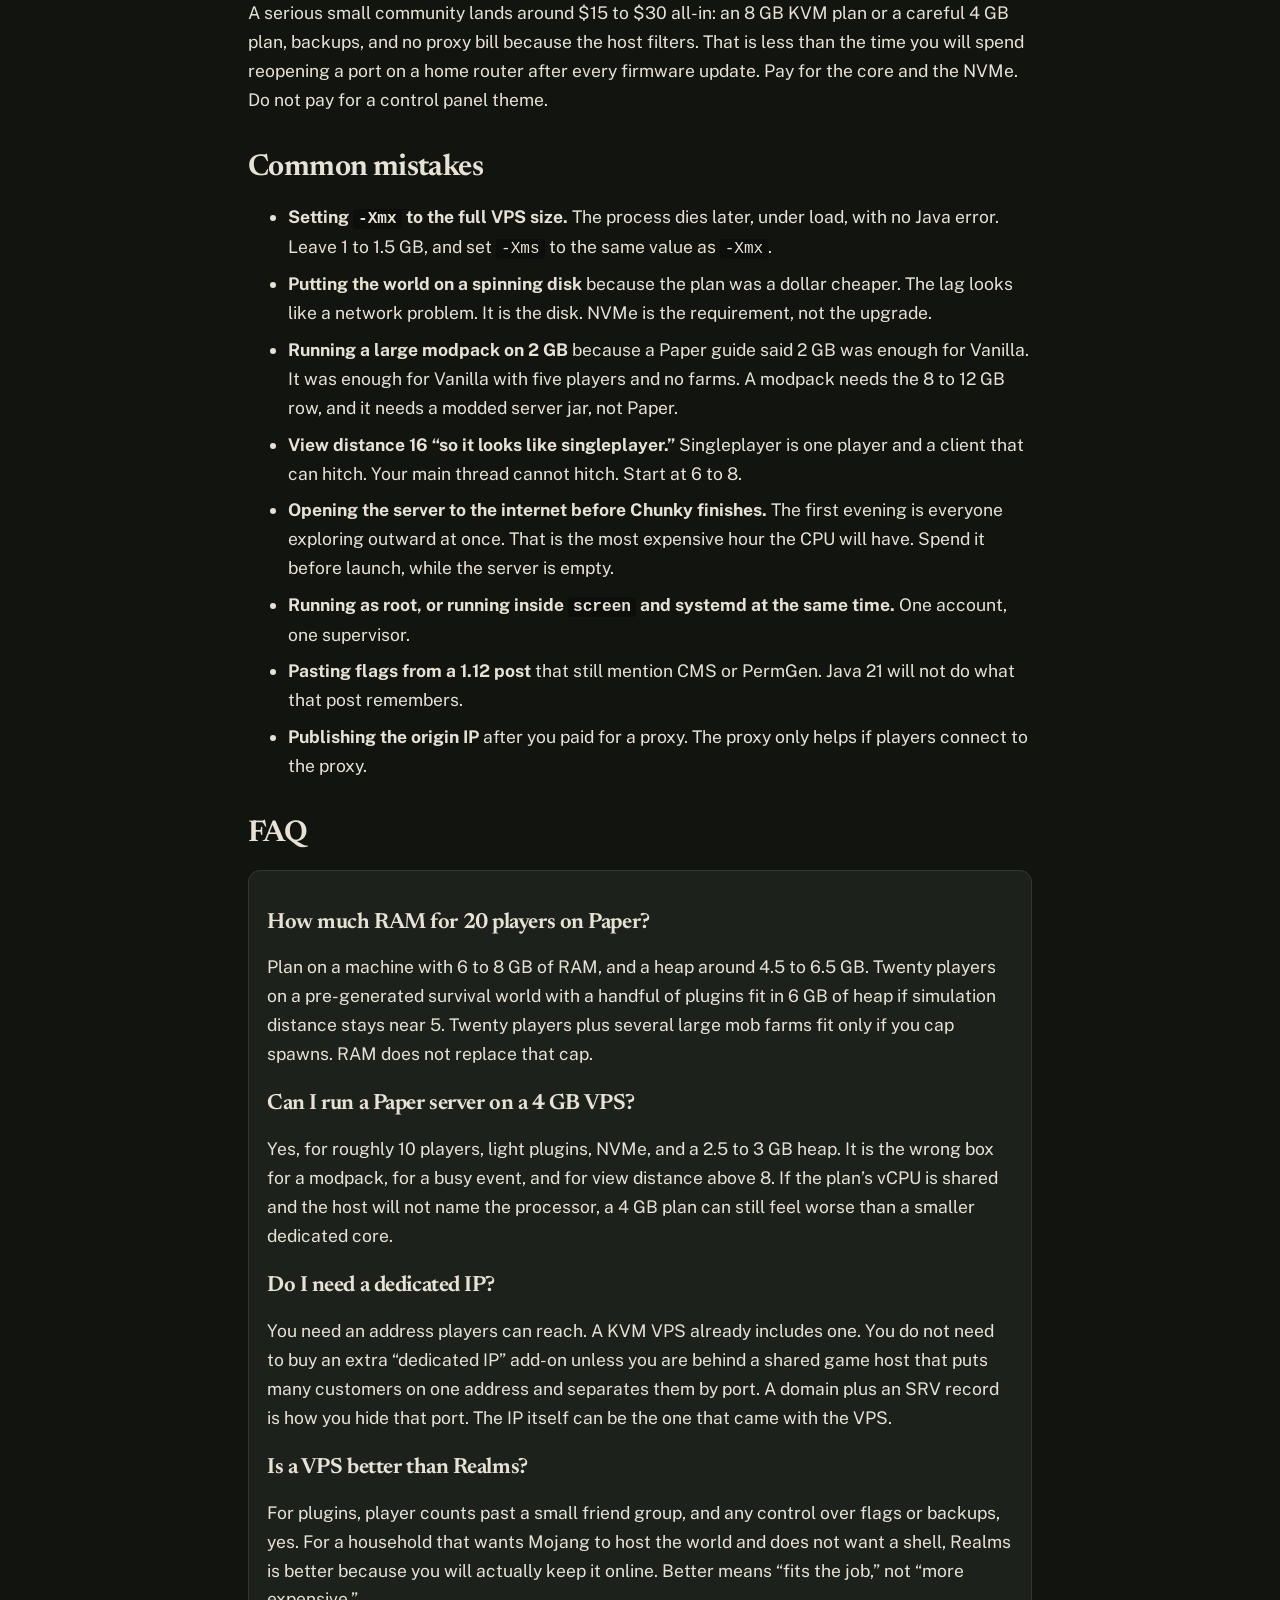
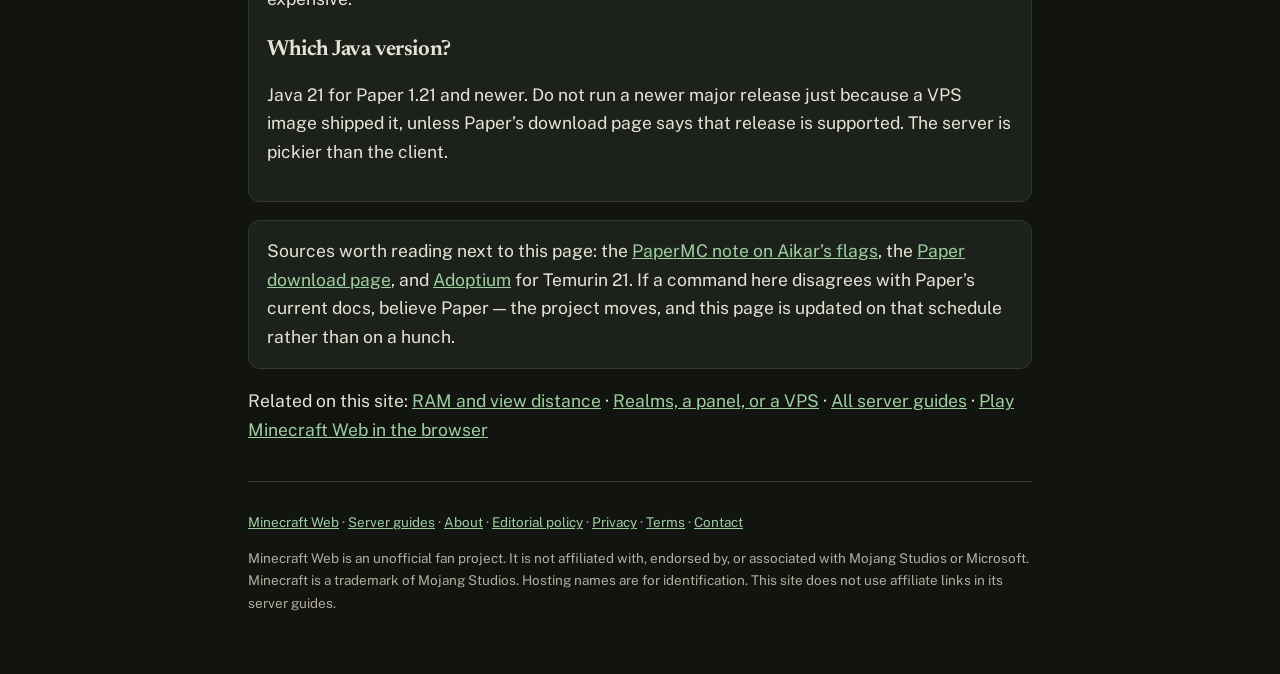
<file: guides/paper-minecraft-server-2026.html>
<!doctype html>
<html lang="en">
<head>
<meta charset="utf-8">
<meta name="viewport" content="width=device-width, initial-scale=1">
<title>How to Set Up a 24/7 Paper Minecraft Server (2026): VPS Sizing, JVM Tuning, and Hosting Comparison</title>
<meta name="description" content="A practical Paper server install for Ubuntu: RAM and CPU sizing, Aikar’s flags, systemd, NVMe, and a straight comparison of VPS, game hosts, and Realms.">
<link rel="canonical" href="https://matthewcodergamer.github.io/guides/paper-minecraft-server-2026.html">

<link rel="preconnect" href="https://fonts.googleapis.com">
<link rel="preconnect" href="https://fonts.gstatic.com" crossorigin>
<link rel="stylesheet" href="https://fonts.googleapis.com/css2?family=Newsreader:opsz,wght@6..72,500;6..72,650&family=Public+Sans:wght@400;500;600;700&display=swap">
<link rel="stylesheet" href="/doc.css">
<link rel="icon" type="image/png" sizes="32x32" href="/icons/icon-32.png">
<meta name="google-adsense-account" content="ca-pub-5025566183652379">
<link rel="preconnect" href="https://pagead2.googlesyndication.com" crossorigin>
<link rel="preconnect" href="https://googleads.g.doubleclick.net" crossorigin>
<link rel="preconnect" href="https://tpc.googlesyndication.com" crossorigin>
<meta name="theme-color" content="#121410">
<script async src="https://pagead2.googlesyndication.com/pagead/js/adsbygoogle.js?client=ca-pub-5025566183652379" crossorigin="anonymous"></script>


<script type="application/ld+json">
{
  "@context": "https://schema.org",
  "@type": "Article",
  "headline": "How to Set Up a 24/7 Paper Minecraft Server (2026): VPS Sizing, JVM Tuning, and Hosting Comparison for Stable Performance",
  "dateModified": "2026-11-07",
  "datePublished": "2026-11-07",
  "author": {"@type": "Person", "name": "Matthew Coder", "url": "https://matthewcodergamer.github.io/about.html"},
  "publisher": {"@type": "Organization", "name": "Minecraft Web", "url": "https://matthewcodergamer.github.io/"},
  "mainEntityOfPage": "https://matthewcodergamer.github.io/guides/paper-minecraft-server-2026.html",
  "description": "VPS sizing, JVM flags, and a hosting comparison for a Paper server that stays online."
}
</script>
<script type="application/ld+json">
{
  "@context": "https://schema.org",
  "@type": "FAQPage",
  "mainEntity": [
    {"@type": "Question", "name": "How much RAM for 20 players on Paper?", "acceptedAnswer": {"@type": "Answer", "text": "Plan on a machine with 6 to 8 GB of RAM and a heap around 4.5 to 6.5 GB, with simulation distance near 5 and chunks pre-generated. Cap mob farms if tick time climbs."}},
    {"@type": "Question", "name": "Can I run a Paper server on a 4 GB VPS?", "acceptedAnswer": {"@type": "Answer", "text": "Yes for about 10 players with light plugins, NVMe, and a 2.5 to 3 GB heap. It is the wrong machine for a large modpack or a high view distance."}},
    {"@type": "Question", "name": "Do I need a dedicated IP?", "acceptedAnswer": {"@type": "Answer", "text": "A KVM VPS already includes an address players can reach. An extra dedicated-IP add-on is only useful behind a shared game host that separates customers by port."}},
    {"@type": "Question", "name": "Is a VPS better than Realms?", "acceptedAnswer": {"@type": "Answer", "text": "A VPS is better when you need plugins, more than a small friend group, or control of flags and backups. Realms is better when you want Mojang to host a plugin-free world."}}
  ]
}
</script>


<script src="/site-ads.js" defer></script>
<script src="/ad-clicks.js" defer></script>

</head>
<body>
<div class="wrap">
<nav class="crumbs"><a href="/">Minecraft Web</a> · <a href="/guides/">Server guides</a></nav>
<h1>How to Set Up a 24/7 Paper Minecraft Server (2026)</h1>
<div class="adslot" data-ad="page"></div>
<p class="meta">Last updated: November 2026 · About 18 minutes to read · For server owners 16 and older</p>
<p class="lead">A home PC under a desk will run a world for friends until the first thunderstorm of redstone farms, a power blink, or a flood of traffic you never asked for. This is the install I use when that setup has to become a server that stays online: Paper on a KVM VPS, a heap that leaves the operating system room to breathe, and flags taken from the Paper project rather than a forum paste from 2019.</p>

<aside class="bio">
  <p><strong>Written by Matthew Coder</strong>, editor of Minecraft Web. I wrote this for people moving a laggy home-hosted world onto a VPS they actually control. The commands are the Ubuntu 22.04 path with Java 21 (Temurin or OpenJDK) and Paper 1.21 or newer. The JVM block is <a href="https://docs.papermc.io/paper/aikars-flags/">Aikar’s flags as published by PaperMC</a>, not a private fork. I revise this page when Paper or Java changes the recommended set. Minecraft Web is an independent fan project and is not affiliated with Mojang Studios or Microsoft.</p>
</aside>

<nav class="toc" aria-label="Table of contents">
  <strong>On this page</strong>
  <ol>
    <li><a href="#why-paper">Why Paper, and not Vanilla or Realms</a></li>
    <li><a href="#hardware">RAM, CPU, disk, and bandwidth</a></li>
    <li><a href="#where">VPS, game panel, or the PC at home</a></li>
    <li><a href="#install">Install Paper on Ubuntu</a></li>
    <li><a href="#flags">The JVM flags, and the two rules that matter</a></li>
    <li><a href="#hosts">Who should buy which host</a></li>
    <li><a href="#uptime">A 24/7 checklist</a></li>
    <li><a href="#cost">What a month actually costs</a></li>
    <li><a href="#mistakes">Common mistakes</a></li>
    <li><a href="#faq">FAQ</a></li>
  </ol>
</nav>

<h2 id="why-paper">Why Paper, and not Vanilla or Realms</h2>
<p>Paper is a drop-in replacement for the official server jar. You still run a Java world. Players still join with the matching Java version. What changes is the server tick. Paper carries years of patches to hoppers, redstone, mob spawning, and the way chunks stay awake. On a survival world with farms, that work is often on the order of 30 to 50 percent less CPU than the same world on Vanilla. The number moves with your farms, your view distance, and your plugins. Use it as a planning figure, not a coupon.</p>
<p>Vanilla is fine for two people who never build an iron farm. It is a poor default for a community that will be online while you sleep. The main thread still has to finish every tick in 50 milliseconds. Vanilla spends more of those milliseconds on work Paper has already shortened.</p>
<p>Realms is the opposite trade. Mojang hosts it, backups exist, and you do not open a port on your router. Java Realms is a small friend list, not a community: you do not install plugins, you do not pick the hardware, and you cannot raise the player cap into the twenties with a voice chat plugin and a land-claim mod. If the server is a weekend world for a household, Realms is the least work. If you want permissions, claims, a discord link plugin, or more than a handful of regulars, you have already outgrown it.</p>
<p>Home hosting fails in three dull ways. Your IP is your home IP, so a traffic flood arrives at the same connection your family uses. A laptop that sleeps is not a 24/7 server, and a desktop that stays awake is an electricity bill plus a disk that will fill with crash logs. Port forwarding works until the router reboots and the lease changes. None of that is dramatic. It is why the world is “up” only when you are at the machine.</p>
<p>Spigot sits between Vanilla and Paper. It runs Bukkit plugins, which is what most communities need, but Paper is the build those plugins are tested on in 2026. Start on Paper unless a specific plugin still demands a Spigot jar. Fabric and Forge are a different product: they are mod loaders, not a faster Vanilla. Do not size a modpack with Paper numbers.</p>

<h2 id="hardware">RAM, CPU, disk, and bandwidth</h2>
<p>Minecraft Java does not scale the way a web server does. The world tick runs on one thread. Extra cores help the garbage collector, the operating system, and a backup job. They do not make the main loop twice as fast. When you compare VPS plans, read the single-core clock, not the badge that says “8 vCPU.” A modern 3 GHz core with the heap sized correctly will beat an older 8-core plan whose fastest core is sitting under 2.4 GHz and sharing a noisy neighbor.</p>
<p>RAM is the number people buy first, and it is the number they overbuy. The heap has to hold loaded chunks, entities, and plugin data. It does not have to hold the entire world. A world on disk can be 8 GB while the live set is 3 GB, if view distance is sane and you pre-generated the map so new players are not generating terrain during peak hour.</p>

<div class="tablewrap">
<table>
  <thead>
    <tr><th>Server</th><th>Players</th><th>Minimum RAM</th><th>Comfortable RAM</th><th>Disk</th></tr>
  </thead>
  <tbody>
    <tr><td>Vanilla, no farms</td><td>2–5</td><td>2 GB</td><td>3 GB</td><td>NVMe</td></tr>
    <tr><td>Paper, light plugins</td><td>10–20</td><td>4 GB</td><td>6 GB</td><td>NVMe</td></tr>
    <tr><td>Paper, busy survival, claims, discord, a few farms</td><td>20–40</td><td>6 GB</td><td>8 GB</td><td>NVMe</td></tr>
    <tr><td>Forge or Fabric, light mod set</td><td>5–10</td><td>6 GB</td><td>8 GB</td><td>NVMe</td></tr>
    <tr><td>Large modpack (FTB, ATM, and the like)</td><td>5–15</td><td>8 GB</td><td>12 GB</td><td>NVMe</td></tr>
  </tbody>
</table>
</div>
<p>Those figures are the machine total, not the <code>-Xmx</code> value. Leave 1 to 1.5 GB for the operating system and for memory Java uses outside the heap. On an 8 GB VPS, set both <code>-Xms</code> and <code>-Xmx</code> around 6.5 GB. On a 4 GB VPS, 2.5 to 3 GB of heap is the honest ceiling. If you hand Java the entire VPS, the kernel’s out-of-memory killer will stop the process at the worst moment, usually while a new chunk is saving.</p>
<p>Storage is not optional polish. Chunk I/O happens when players move, when the world saves, and when someone flies with an elytra. A SATA SSD is acceptable for a quiet world. A spinning disk is not: players see multi-second “loading terrain” stalls, often 3 to 5 seconds, because the main thread is waiting on the disk. Buy NVMe. Twenty gigabytes is enough for a new survival world plus a few backups on the same disk; keep older backups somewhere else so a full disk cannot stop the server from saving.</p>
<p>Bandwidth is smaller than people fear. A normal Java player is on the order of 50 to 150 KB/s while moving through already-generated terrain. Ten people online at once is roughly 1 to 1.5 MB/s if they are all traveling. A heavy month of that, all day, lands around 3 to 4 TB. Most VPS plans include that. The spike that hurts is not ten friends. It is a map download for a new player, or a badly configured voice chat, or someone generating terrain at high speed. Pre-generate, and the bandwidth graph stays boring.</p>
<p>If you want the sizing logic without the rest of the install, the short version is <a href="/guides/paper-ram-view-distance.html">how much RAM a Paper server actually needs</a>.</p>

<h2 id="where">VPS, game panel, or the PC at home</h2>
<p>There are three places this world can live. They are not the same product with different logos.</p>
<div class="tablewrap">
<table>
  <thead>
    <tr><th></th><th>Home PC</th><th>Shared game host</th><th>KVM VPS</th><th>Bare metal</th></tr>
  </thead>
  <tbody>
    <tr><td>Typical monthly cost</td><td>Power only, often $10–25 hidden</td><td>About $10–25</td><td>About $5–40</td><td>$40 and up</td></tr>
    <tr><td>Root access</td><td>Yes, it is your machine</td><td>No. You get a panel</td><td>Yes</td><td>Yes</td></tr>
    <tr><td>DDoS protection</td><td>None, unless you add a proxy</td><td>Usually included</td><td>Depends on the host</td><td>Usually included on the big hosts</td></tr>
    <tr><td>Noisy neighbor</td><td>No</td><td>Real risk. Your tick shares a node</td><td>Low on dedicated vCPU, real on cheap oversold plans</td><td>No</td></tr>
    <tr><td>Skill you need</td><td>Router, firewall, and being awake</td><td>A control panel</td><td>Linux, systemd, updates</td><td>The same as a VPS, with more hardware</td></tr>
  </tbody>
</table>
</div>
<p>A shared game host is the right purchase when you want plugins but you do not want a shell. You pay for someone else to restart the jar and to absorb junk traffic. The limit shows up as lag you cannot explain: another customer’s modpack on the same CPU, a disk that is not yours, a panel that will not let you set <code>-Xms</code> equal to <code>-Xmx</code>. If the host will not tell you the processor or whether the disk is NVMe, assume the cheap plan is oversold.</p>
<p>A KVM VPS with a dedicated vCPU is the point where a growing server should sit. You get a real Linux system, you choose the Java version, you read your own timings, and the monthly price is still in the range of a game-host plan once you pass 4 GB. Virtualization still exists — a “vCPU” is not a pin on a motherboard — but KVM does not share the kernel with the neighbor the way a container on a sloppy host can. Read the plan. “Dedicated vCPU” and “shared vCPU” are different products that marketing sometimes blurs.</p>
<p>Bare metal is for a community that has already filled a solid VPS: dozens of players, a heavy modpack, or a minigame network that cannot tolerate a neighbor. It is wasted money at 15 players.</p>
<p>The longer comparison, including Realms, is <a href="/guides/paper-vs-realms-vs-vps.html">Paper versus Realms versus a VPS</a>.</p>

<h2 id="install">Install Paper on Ubuntu</h2>
<p>These steps assume a fresh Ubuntu 22.04 or 24.04 VPS and a user who can use <code>sudo</code>. Do this over SSH. Do not run the server as root.</p>
<h3>1. Install Java 21</h3>
<p>Paper 1.21 and newer expects Java 21. Temurin from Adoptium is the build I prefer because the version does not drift with a surprise distro update. OpenJDK 21 from Ubuntu’s own archive is also fine.</p>
<pre><code>sudo apt update
sudo apt install -y wget apt-transport-https gpg
wget -qO - https://packages.adoptium.net/artifactory/api/gpg/key/public | gpg --dearmor | sudo tee /etc/apt/trusted.gpg.d/adoptium.gpg > /dev/null
echo "deb https://packages.adoptium.net/artifactory/deb $(awk -F= '/^VERSION_CODENAME/{print $2}' /etc/os-release) main" | sudo tee /etc/apt/sources.list.d/adoptium.list
sudo apt update
sudo apt install -y temurin-21-jdk
java -version</code></pre>
<p>You want a line that says 21, not 17 and not 25. If <code>java -version</code> still shows an older default, point the server unit at <code>/usr/lib/jvm/</code> and the Temurin <code>bin/java</code> directly so a later package cannot silently change it.</p>
<h3>2. Create a service account</h3>
<pre><code>sudo useradd --system --create-home --home-dir /opt/minecraft --shell /usr/sbin/nologin minecraft
sudo mkdir -p /opt/minecraft
sudo chown minecraft:minecraft /opt/minecraft</code></pre>
<p>The server files live in <code>/opt/minecraft</code>. The process cannot log in. You will edit configs with <code>sudo -u minecraft</code> or by owning the files only while you edit them and giving them back.</p>
<h3>3. Download Paper from Paper, not from a mirror</h3>
<p>Open <a href="https://papermc.io/downloads/paper">papermc.io/downloads/paper</a> and take the build for the game version your players run. The site hands you a URL on <code>fill-data.papermc.io</code>. Put that URL in the command below. I am not embedding a build number here, because it goes stale the week after this page is updated.</p>
<pre><code>sudo -u minecraft -s
cd /opt/minecraft
wget -O paper.jar "https://fill-data.papermc.io/v1/objects/PASTE_THE_OFFICIAL_URL_PATH"
</code></pre>
<p>If <code>wget</code> saved an HTML error page, the jar is not a jar. Check the file size before you continue. A real Paper jar is tens of megabytes.</p>
<h3>4. Accept the EULA on purpose</h3>
<p>Start the jar once so it writes <code>eula.txt</code>, then stop it. Read the EULA. If you agree, set the flag. Do not skip the read just because every guide, including this one, shows the next line.</p>
<pre><code>java -jar paper.jar --nogui
# It will exit. Then:
printf 'eula=true\n' > eula.txt</code></pre>
<h3>5. A start script you can also call by hand</h3>
<p>systemd will be the thing that actually stays up. A script is still useful when you want to test a flag change in the foreground and watch the log. Replace <code>6G</code> with the heap from the sizing section, not with the full size of the VPS.</p>
<pre><code>cat > /opt/minecraft/start.sh << 'EOF'
#!/bin/bash
cd /opt/minecraft
exec java -Xms6G -Xmx6G \
  -XX:+UseG1GC -XX:+ParallelRefProcEnabled -XX:MaxGCPauseMillis=200 \
  -XX:+UnlockExperimentalVMOptions -XX:+DisableExplicitGC -XX:+AlwaysPreTouch \
  -XX:G1NewSizePercent=30 -XX:G1MaxNewSizePercent=40 -XX:G1HeapRegionSize=8M \
  -XX:G1ReservePercent=20 -XX:G1HeapWastePercent=5 -XX:G1MixedGCCountTarget=4 \
  -XX:InitiatingHeapOccupancyPercent=15 -XX:G1MixedGCLiveThresholdPercent=90 \
  -XX:G1RSetUpdatingPauseTimePercent=5 -XX:SurvivorRatio=32 \
  -XX:+PerfDisableSharedMem -XX:MaxTenuringThreshold=1 \
  -Dusing.aikars.flags=https://mcflags.emc.gs -Daikars.new.flags=true \
  -jar paper.jar --nogui
EOF
chmod +x /opt/minecraft/start.sh
chown minecraft:minecraft /opt/minecraft/start.sh</code></pre>
<h3>6. systemd, so a reboot is not an outage</h3>
<p>Write <code>/etc/systemd/system/paper.service</code>:</p>
<pre><code>[Unit]
Description=Paper Minecraft Server
After=network-online.target
Wants=network-online.target

[Service]
User=minecraft
WorkingDirectory=/opt/minecraft
ExecStart=/opt/minecraft/start.sh
Restart=on-failure
RestartSec=15
SuccessExitStatus=0 143
NoNewPrivileges=true

[Install]
WantedBy=multi-user.target</code></pre>
<pre><code>sudo systemctl daemon-reload
sudo systemctl enable --now paper
sudo journalctl -u paper -f</code></pre>
<p><code>Restart=on-failure</code> brings the process back after a crash. It does not restart after a clean <code>stop</code>, which is what you want when you are doing maintenance. <code>143</code> is the status Java returns on a normal SIGTERM, so a deliberate stop is not treated as a crash loop. Watch the first boot. Paper spends the first start rewriting configuration files. The second start is the one that should reach “Done”.</p>
<h3>7. The port, and a word about floods</h3>
<p>Java’s game port is TCP 25565. Open UDP as well only if you turn on query or a plugin that actually uses it. On Ubuntu’s uncomplicated firewall:</p>
<pre><code>sudo ufw allow OpenSSH
sudo ufw allow 25565/tcp
sudo ufw enable
sudo ufw status</code></pre>
<p>Allow SSH before you enable the firewall. I have locked myself out by doing those lines in the wrong order, and the recovery is a hosting console, not a clever flag.</p>
<p>A VPS public address will be scanned. That is normal. A volumetric flood is not something <code>ufw</code> can absorb, because the packets have already arrived at the host. Use the provider’s network protection if the plan includes it. If it does not, put a TCP proxy in front — TCPShield’s free tier, or a Spectrum-style proxy if you already pay for one — and firewall the VPS so only the proxy’s addresses can reach 25565. Do not publish the raw VPS address in your Discord after you have done that. The proxy is useless if the origin IP is in last month’s screenshot.</p>

<h2 id="flags">The JVM flags, and the two rules that matter</h2>
<p>The block in <code>start.sh</code> is the set Paper documents as Aikar’s flags. People argue about individual knobs. The two rules below are the ones that show up in real outages. Get them right before you touch anything else.</p>
<p><strong>Do not give Java the whole machine.</strong> <code>-Xmx</code> is the heap. It is not “RAM used by Minecraft.” The kernel, page cache, Java threads, and native libraries sit outside that number. If the heap plus that overhead exceeds the VPS, the out-of-memory killer sends SIGKILL. There is no stack trace worth reading, because the process did not get to write one. Leave 1 to 1.5 GB. On 8 GB of VPS RAM, 6.5 GB of heap is the top I will set. On 4 GB, stop at 3 GB and lower the view distance instead of pretending the box is bigger.</p>
<p><strong>Set <code>-Xms</code> equal to <code>-Xmx</code>.</strong> A dedicated game server does not benefit from a heap that grows and shrinks. Resizing is a pause, and it happens when the server is already busy, which is when you notice it. Fixing the heap size also makes <code>AlwaysPreTouch</code> do its job: the process asks for all of that memory at startup. If you overshot, the server fails immediately, in front of you, instead of at prime time.</p>
<p>The collector is G1. <code>-XX:+UseG1GC</code> and <code>-XX:MaxGCPauseMillis=200</code> tell the JVM to prefer short pauses over maximum throughput. A Minecraft tick is 50 ms. A 200 ms pause is already four missed ticks, which players feel as a hitch, so the rest of Aikar’s flags push G1 to start collecting earlier (<code>InitiatingHeapOccupancyPercent=15</code>) and to keep the young generation large enough that short-lived allocation dies there. That pattern matches a game server: lots of garbage every tick, a working set you want to stay put. You do not need to re-tune this for a 15-player survival server. You need to stop adding plugins that do work on the main thread.</p>
<p><code>G1HeapRegionSize=8M</code> matches heaps from about 4 GB through the low teens. If you ever run a heap past 12 GB for a large modpack, move that one value to 16M and leave the rest. Do not mix in CMS flags, <code>UseConcMarkSweepGC</code>, or a startup line copied from a 1.8 tutorial. Those collectors are gone, and Java 21 will refuse the line or ignore the part that mattered.</p>
<p>I am not going to publish a single TPS figure from one afternoon and call it a benchmark. Tick time moves with the world. What I will say is narrower: on a 4 GB KVM plan, with a 3 GB heap, view-distance 7, simulation-distance 5, chunks pre-generated, and a short plugin list, a 10 to 15 player survival server is a reasonable target. If <code>/tps</code> falls, look at entities and farms before you look at a bigger plan. Flags do not fix a 400-villager trading hall.</p>

<h2 id="hosts">Who should buy which host</h2>
<p>Prices below are typical published ranges in late 2026, in US dollars, for the smallest plan that can hold the workload in the first column. They move. Open the provider’s page before you pay. This guide does not use affiliate links, and a commission is not why a row is here.</p>
<div class="tablewrap">
<table>
  <thead>
    <tr><th>Situation</th><th>Look at</th><th>Price band</th><th>What you are buying</th><th>Root</th><th>Watch for</th></tr>
  </thead>
  <tbody>
    <tr><td>Friends, plugins, no shell</td><td>Shared game hosts in the Shockbyte, PebbleHost, or Apex style</td><td>$10–25</td><td>A panel, a jar, and usually some DDoS filtering</td><td>No</td><td>Noisy neighbors, unknown disks, flags you cannot set</td></tr>
    <tr><td>You want root and a predictable core</td><td>KVM VPS: Hetzner, Netcup, OVH, Hostinger VPS, and similar</td><td>$5–40</td><td>Dedicated or clearly labeled vCPU, NVMe, your own systemd</td><td>Yes</td><td>The cheapest 4 GB plan is often a shared core. Read that line twice</td></tr>
    <tr><td>A quiet 10-player Paper box</td><td>A 4 GB KVM plan with NVMe</td><td>Often under $15</td><td>Enough RAM if you do not install a modpack</td><td>Yes</td><td>DDoS on bargain brands is sometimes “none”</td></tr>
    <tr><td>20–40 players, farms, a few plugins</td><td>8 GB KVM, high clock, NVMe</td><td>$15–40</td><td>Headroom so the heap is 6–6.5 GB</td><td>Yes</td><td>Unlimited bandwidth that is not unlimited at 1 Gbps</td></tr>
    <tr><td>50+ players or a large modpack</td><td>Dedicated machines from OVHcloud, Hetzner, or a specialist</td><td>$40–120+</td><td>A core that is actually yours, and disks you can see</td><td>Yes</td><td>Paying this for 12 friends</td></tr>
  </tbody>
</table>
</div>
<p><strong>Buy the panel</strong> if you will not SSH, if the community is under about 20 people, and if the host will say “NVMe” and “dedicated core” in the plan details rather than only in the hero image. <strong>Buy the KVM VPS</strong> if you want Paper, flags, and backups you can script, which is the case this guide is written for. <strong>Buy the dedicated machine</strong> when a profiler, not a feeling, says the single core is saturated with the view distance already cut. <strong>Stay on Realms</strong> if you have no plugins and no interest in being the person who updates Java.</p>

<h2 id="uptime">A 24/7 checklist</h2>
<p>The jar being installed is not the same as the server staying smooth. Do these before you post the IP.</p>
<ul class="clean">
  <li><strong>Pre-generate the world.</strong> Install the Chunky plugin, set a radius that covers where people will actually walk, and let it finish while nobody is online. Terrain generation on the main thread is the most common “it was fine in testing” outage.</li>
  <li><strong>Cut distances.</strong> In <code>server.properties</code>, start at <code>view-distance=7</code> and <code>simulation-distance=5</code>. Raise view distance only after <code>/tps</code> stays at 20 with your real player count. A view distance of 12 feels generous and costs you the whole CPU budget.</li>
  <li><strong>Restart on a schedule.</strong> A daily restart clears leaks in plugins you will not find this month. With systemd, a cron entry is enough: <code>15 5 * * * systemctl restart paper</code>. Pick an hour your players are asleep, and say so in the MOTD. Do not also run the jar inside <code>screen</code>. Two supervisors will fight, and you will not know which one lost.</li>
  <li><strong>Turn on Paper’s anti-xray.</strong> In current Paper builds the switch lives in <code>config/paper-world-defaults.yml</code> under the anti-xray section. Engine mode 2 hides ores that are not exposed to air. It costs a little CPU and saves you a month of argument about x-ray clients.</li>
  <li><strong>Cap entities.</strong> Lower <code>spawn-limits</code> in <code>bukkit.yml</code> if farms are the point of the server but the tick is not. Paper can also use per-player mob spawns so one player’s grinder does not populate the whole dimension. A thousand mobs in one chunk will lose to any hosting plan you can afford.</li>
  <li><strong>Watch the tick, not the host’s pretty graph.</strong> <code>/tps</code> and <code>/mspt</code> tell you if the game thread is healthy. A VPS dashboard that says CPU is at 40 percent can still be a server missing ticks, because that 40 percent is one core pegged and the other cores idle. Spark, the profiler plugin, is the next step when mspt climbs and you do not know which plugin did it.</li>
  <li><strong>Notice when it is down.</strong> Point UptimeRobot, or any similar free monitor, at TCP port 25565, or at a tiny status page if you put the game port behind a proxy. Check it from outside your own network. Alert yourself. A server you only notice is down when a player complains is not a 24/7 server.</li>
  <li><strong>Backups that are not on the same disk.</strong> A nightly <code>tar</code> of the world, copied off the VPS, beats a snapshot you never tested. Restoring once, on purpose, is part of the setup. A backup you have not restored is a rumor.</li>
</ul>

<h2 id="cost">What a month actually costs</h2>
<div class="tablewrap">
<table>
  <thead>
    <tr><th>Line</th><th>Typical month</th><th>Notes</th></tr>
  </thead>
  <tbody>
    <tr><td>KVM VPS</td><td>$5–40</td><td>4 GB at the bottom of that range, 8 GB with a faster core toward the top</td></tr>
    <tr><td>Offsite backups</td><td>$2–5</td><td>Object storage or a second cheap disk. Do not count the host’s free snapshot as your only copy</td></tr>
    <tr><td>Domain</td><td>About $1</td><td>Optional. $10–15 a year. An SRV record lets players type <code>play.example.com</code> without a port</td></tr>
    <tr><td>DDoS proxy</td><td>$0–20</td><td>Use the host’s protection if it is real. Add a TCP proxy if the origin has none</td></tr>
    <tr><td>Home PC, for comparison</td><td>$10–25 in power, plus the machine</td><td>100 watts all month is roughly 72 kWh. At common residential rates that is already a small VPS, before you price a disk failure or a flood aimed at your house</td></tr>
  </tbody>
</table>
</div>
<p>A serious small community lands around $15 to $30 all-in: an 8 GB KVM plan or a careful 4 GB plan, backups, and no proxy bill because the host filters. That is less than the time you will spend reopening a port on a home router after every firmware update. Pay for the core and the NVMe. Do not pay for a control panel theme.</p>

<h2 id="mistakes">Common mistakes</h2>
<ul class="clean">
  <li><strong>Setting <code>-Xmx</code> to the full VPS size.</strong> The process dies later, under load, with no Java error. Leave 1 to 1.5 GB, and set <code>-Xms</code> to the same value as <code>-Xmx</code>.</li>
  <li><strong>Putting the world on a spinning disk</strong> because the plan was a dollar cheaper. The lag looks like a network problem. It is the disk. NVMe is the requirement, not the upgrade.</li>
  <li><strong>Running a large modpack on 2 GB</strong> because a Paper guide said 2 GB was enough for Vanilla. It was enough for Vanilla with five players and no farms. A modpack needs the 8 to 12 GB row, and it needs a modded server jar, not Paper.</li>
  <li><strong>View distance 16 “so it looks like singleplayer.”</strong> Singleplayer is one player and a client that can hitch. Your main thread cannot hitch. Start at 6 to 8.</li>
  <li><strong>Opening the server to the internet before Chunky finishes.</strong> The first evening is everyone exploring outward at once. That is the most expensive hour the CPU will have. Spend it before launch, while the server is empty.</li>
  <li><strong>Running as root, or running inside <code>screen</code> and systemd at the same time.</strong> One account, one supervisor.</li>
  <li><strong>Pasting flags from a 1.12 post</strong> that still mention CMS or PermGen. Java 21 will not do what that post remembers.</li>
  <li><strong>Publishing the origin IP</strong> after you paid for a proxy. The proxy only helps if players connect to the proxy.</li>
</ul>

<h2 id="faq">FAQ</h2>
<div class="faq">
  <h3>How much RAM for 20 players on Paper?</h3>
  <p>Plan on a machine with 6 to 8 GB of RAM, and a heap around 4.5 to 6.5 GB. Twenty players on a pre-generated survival world with a handful of plugins fit in 6 GB of heap if simulation distance stays near 5. Twenty players plus several large mob farms fit only if you cap spawns. RAM does not replace that cap.</p>
  <h3>Can I run a Paper server on a 4 GB VPS?</h3>
  <p>Yes, for roughly 10 players, light plugins, NVMe, and a 2.5 to 3 GB heap. It is the wrong box for a modpack, for a busy event, and for view distance above 8. If the plan’s vCPU is shared and the host will not name the processor, a 4 GB plan can still feel worse than a smaller dedicated core.</p>
  <h3>Do I need a dedicated IP?</h3>
  <p>You need an address players can reach. A KVM VPS already includes one. You do not need to buy an extra “dedicated IP” add-on unless you are behind a shared game host that puts many customers on one address and separates them by port. A domain plus an SRV record is how you hide that port. The IP itself can be the one that came with the VPS.</p>
  <h3>Is a VPS better than Realms?</h3>
  <p>For plugins, player counts past a small friend group, and any control over flags or backups, yes. For a household that wants Mojang to host the world and does not want a shell, Realms is better because you will actually keep it online. Better means “fits the job,” not “more expensive.”</p>
  <h3>Which Java version?</h3>
  <p>Java 21 for Paper 1.21 and newer. Do not run a newer major release just because a VPS image shipped it, unless Paper’s download page says that release is supported. The server is pickier than the client.</p>
</div>

<p class="note">Sources worth reading next to this page: the <a href="https://docs.papermc.io/paper/aikars-flags/">PaperMC note on Aikar’s flags</a>, the <a href="https://papermc.io/downloads/paper">Paper download page</a>, and <a href="https://adoptium.net/">Adoptium</a> for Temurin 21. If a command here disagrees with Paper’s current docs, believe Paper — the project moves, and this page is updated on that schedule rather than on a hunch.</p>

<p>Related on this site: <a href="/guides/paper-ram-view-distance.html">RAM and view distance</a> · <a href="/guides/paper-vs-realms-vs-vps.html">Realms, a panel, or a VPS</a> · <a href="/guides/">All server guides</a> · <a href="/">Play Minecraft Web in the browser</a></p>


<footer class="site">
  <p><a href="/">Minecraft Web</a> · <a href="/guides/">Server guides</a> · <a href="/about.html">About</a> · <a href="/editorial-policy.html">Editorial policy</a> · <a href="/privacy.html">Privacy</a> · <a href="/terms.html">Terms</a> · <a href="/contact.html">Contact</a></p>
  <p>Minecraft Web is an unofficial fan project. It is not affiliated with, endorsed by, or associated with Mojang Studios or Microsoft. Minecraft is a trademark of Mojang Studios. Hosting names are for identification. This site does not use affiliate links in its server guides.</p>
</footer>

</div>
</body>
</html>
</file>
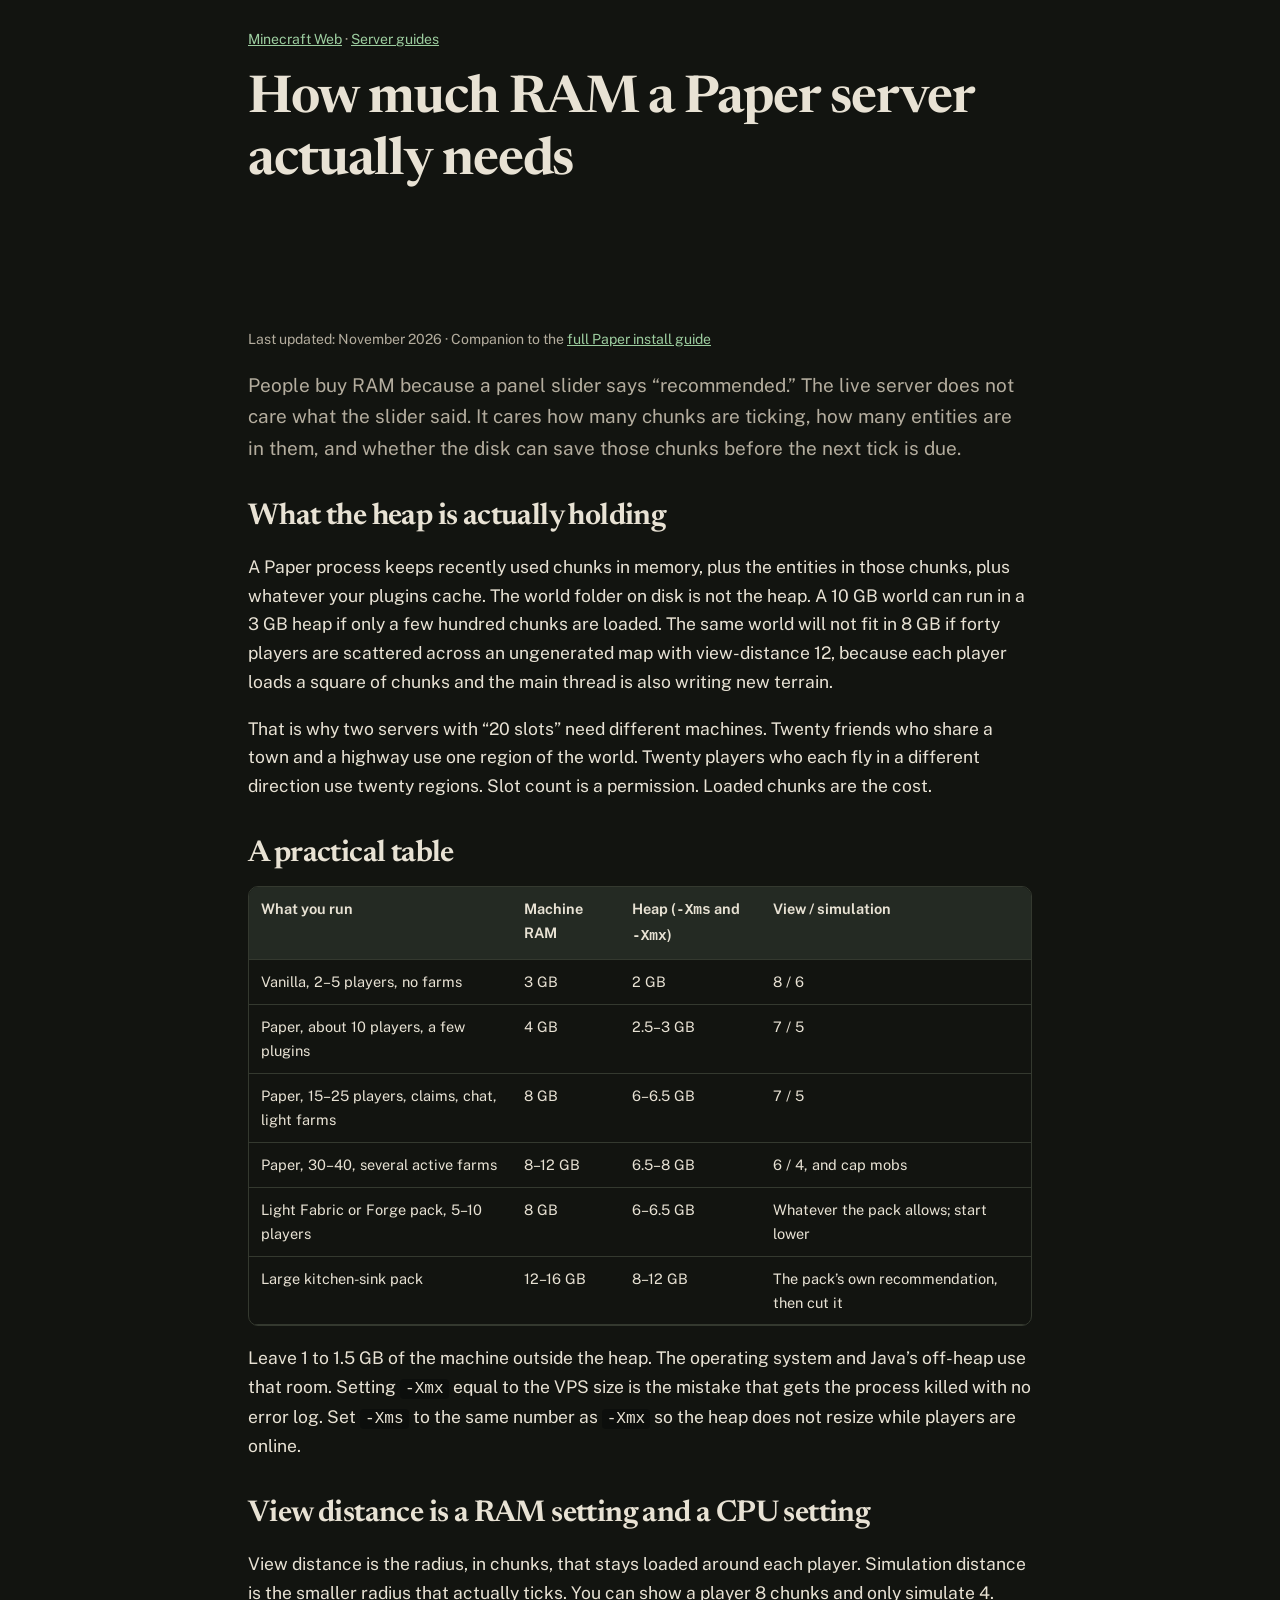
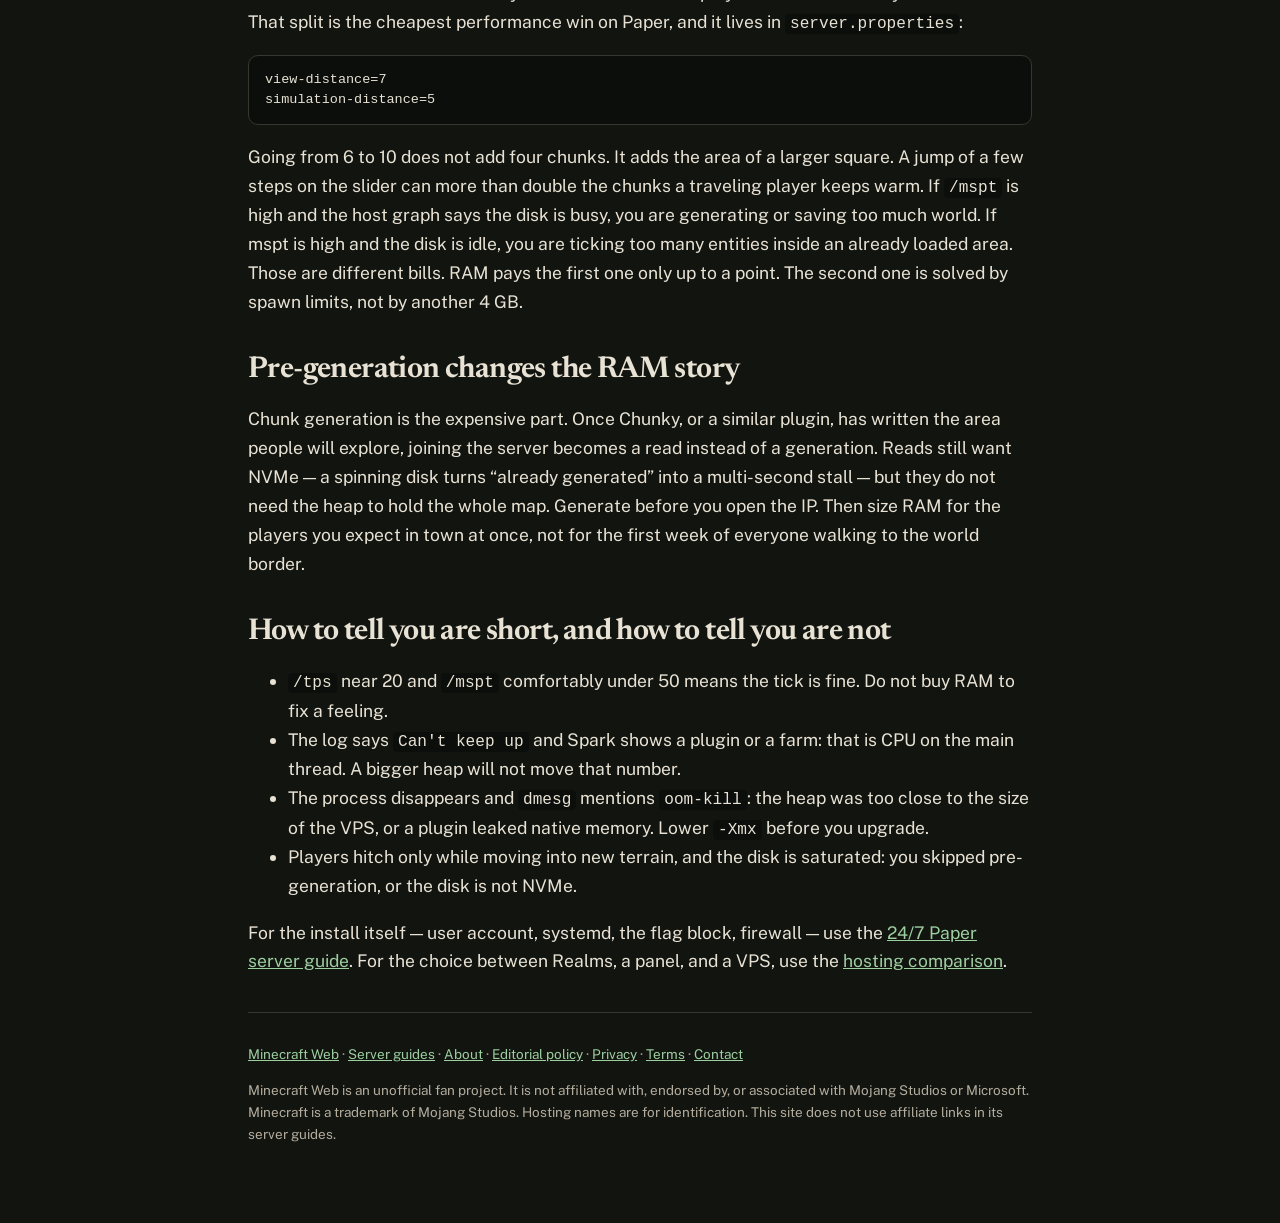
<file: guides/paper-ram-view-distance.html>
<!doctype html>
<html lang="en">
<head>
<meta charset="utf-8">
<meta name="viewport" content="width=device-width, initial-scale=1">
<title>How Much RAM a Paper Minecraft Server Needs (2026)</title>
<meta name="description" content="Heap size, view distance, and simulation distance for a Paper server, including what to do when the tick is late and RAM is not the reason.">
<link rel="canonical" href="https://matthewcodergamer.github.io/guides/paper-ram-view-distance.html">

<link rel="preconnect" href="https://fonts.googleapis.com">
<link rel="preconnect" href="https://fonts.gstatic.com" crossorigin>
<link rel="stylesheet" href="https://fonts.googleapis.com/css2?family=Newsreader:opsz,wght@6..72,500;6..72,650&family=Public+Sans:wght@400;500;600;700&display=swap">
<link rel="stylesheet" href="/doc.css">
<link rel="icon" type="image/png" sizes="32x32" href="/icons/icon-32.png">
<meta name="google-adsense-account" content="ca-pub-5025566183652379">
<link rel="preconnect" href="https://pagead2.googlesyndication.com" crossorigin>
<link rel="preconnect" href="https://googleads.g.doubleclick.net" crossorigin>
<link rel="preconnect" href="https://tpc.googlesyndication.com" crossorigin>
<meta name="theme-color" content="#121410">
<script async src="https://pagead2.googlesyndication.com/pagead/js/adsbygoogle.js?client=ca-pub-5025566183652379" crossorigin="anonymous"></script>



<script src="/site-ads.js" defer></script>
<script src="/ad-clicks.js" defer></script>

</head>
<body>
<div class="wrap">
<nav class="crumbs"><a href="/">Minecraft Web</a> · <a href="/guides/">Server guides</a></nav>
<h1>How much RAM a Paper server actually needs</h1>
<div class="adslot" data-ad="page"></div>
<p class="meta">Last updated: November 2026 · Companion to the <a href="/guides/paper-minecraft-server-2026.html">full Paper install guide</a></p>
<p class="lead">People buy RAM because a panel slider says “recommended.” The live server does not care what the slider said. It cares how many chunks are ticking, how many entities are in them, and whether the disk can save those chunks before the next tick is due.</p>

<h2>What the heap is actually holding</h2>
<p>A Paper process keeps recently used chunks in memory, plus the entities in those chunks, plus whatever your plugins cache. The world folder on disk is not the heap. A 10 GB world can run in a 3 GB heap if only a few hundred chunks are loaded. The same world will not fit in 8 GB if forty players are scattered across an ungenerated map with view-distance 12, because each player loads a square of chunks and the main thread is also writing new terrain.</p>
<p>That is why two servers with “20 slots” need different machines. Twenty friends who share a town and a highway use one region of the world. Twenty players who each fly in a different direction use twenty regions. Slot count is a permission. Loaded chunks are the cost.</p>

<h2>A practical table</h2>
<div class="tablewrap">
<table>
  <thead>
    <tr><th>What you run</th><th>Machine RAM</th><th>Heap (<code>-Xms</code> and <code>-Xmx</code>)</th><th>View / simulation</th></tr>
  </thead>
  <tbody>
    <tr><td>Vanilla, 2–5 players, no farms</td><td>3 GB</td><td>2 GB</td><td>8 / 6</td></tr>
    <tr><td>Paper, about 10 players, a few plugins</td><td>4 GB</td><td>2.5–3 GB</td><td>7 / 5</td></tr>
    <tr><td>Paper, 15–25 players, claims, chat, light farms</td><td>8 GB</td><td>6–6.5 GB</td><td>7 / 5</td></tr>
    <tr><td>Paper, 30–40, several active farms</td><td>8–12 GB</td><td>6.5–8 GB</td><td>6 / 4, and cap mobs</td></tr>
    <tr><td>Light Fabric or Forge pack, 5–10 players</td><td>8 GB</td><td>6–6.5 GB</td><td>Whatever the pack allows; start lower</td></tr>
    <tr><td>Large kitchen-sink pack</td><td>12–16 GB</td><td>8–12 GB</td><td>The pack’s own recommendation, then cut it</td></tr>
  </tbody>
</table>
</div>
<p>Leave 1 to 1.5 GB of the machine outside the heap. The operating system and Java’s off-heap use that room. Setting <code>-Xmx</code> equal to the VPS size is the mistake that gets the process killed with no error log. Set <code>-Xms</code> to the same number as <code>-Xmx</code> so the heap does not resize while players are online.</p>

<h2>View distance is a RAM setting and a CPU setting</h2>
<p>View distance is the radius, in chunks, that stays loaded around each player. Simulation distance is the smaller radius that actually ticks. You can show a player 8 chunks and only simulate 4. That split is the cheapest performance win on Paper, and it lives in <code>server.properties</code>:</p>
<pre><code>view-distance=7
simulation-distance=5</code></pre>
<p>Going from 6 to 10 does not add four chunks. It adds the area of a larger square. A jump of a few steps on the slider can more than double the chunks a traveling player keeps warm. If <code>/mspt</code> is high and the host graph says the disk is busy, you are generating or saving too much world. If mspt is high and the disk is idle, you are ticking too many entities inside an already loaded area. Those are different bills. RAM pays the first one only up to a point. The second one is solved by spawn limits, not by another 4 GB.</p>

<h2>Pre-generation changes the RAM story</h2>
<p>Chunk generation is the expensive part. Once Chunky, or a similar plugin, has written the area people will explore, joining the server becomes a read instead of a generation. Reads still want NVMe — a spinning disk turns “already generated” into a multi-second stall — but they do not need the heap to hold the whole map. Generate before you open the IP. Then size RAM for the players you expect in town at once, not for the first week of everyone walking to the world border.</p>

<h2>How to tell you are short, and how to tell you are not</h2>
<ul>
  <li><code>/tps</code> near 20 and <code>/mspt</code> comfortably under 50 means the tick is fine. Do not buy RAM to fix a feeling.</li>
  <li>The log says <code>Can't keep up</code> and Spark shows a plugin or a farm: that is CPU on the main thread. A bigger heap will not move that number.</li>
  <li>The process disappears and <code>dmesg</code> mentions <code>oom-kill</code>: the heap was too close to the size of the VPS, or a plugin leaked native memory. Lower <code>-Xmx</code> before you upgrade.</li>
  <li>Players hitch only while moving into new terrain, and the disk is saturated: you skipped pre-generation, or the disk is not NVMe.</li>
</ul>
<p>For the install itself — user account, systemd, the flag block, firewall — use the <a href="/guides/paper-minecraft-server-2026.html">24/7 Paper server guide</a>. For the choice between Realms, a panel, and a VPS, use the <a href="/guides/paper-vs-realms-vs-vps.html">hosting comparison</a>.</p>


<footer class="site">
  <p><a href="/">Minecraft Web</a> · <a href="/guides/">Server guides</a> · <a href="/about.html">About</a> · <a href="/editorial-policy.html">Editorial policy</a> · <a href="/privacy.html">Privacy</a> · <a href="/terms.html">Terms</a> · <a href="/contact.html">Contact</a></p>
  <p>Minecraft Web is an unofficial fan project. It is not affiliated with, endorsed by, or associated with Mojang Studios or Microsoft. Minecraft is a trademark of Mojang Studios. Hosting names are for identification. This site does not use affiliate links in its server guides.</p>
</footer>

</div>
</body>
</html>
</file>
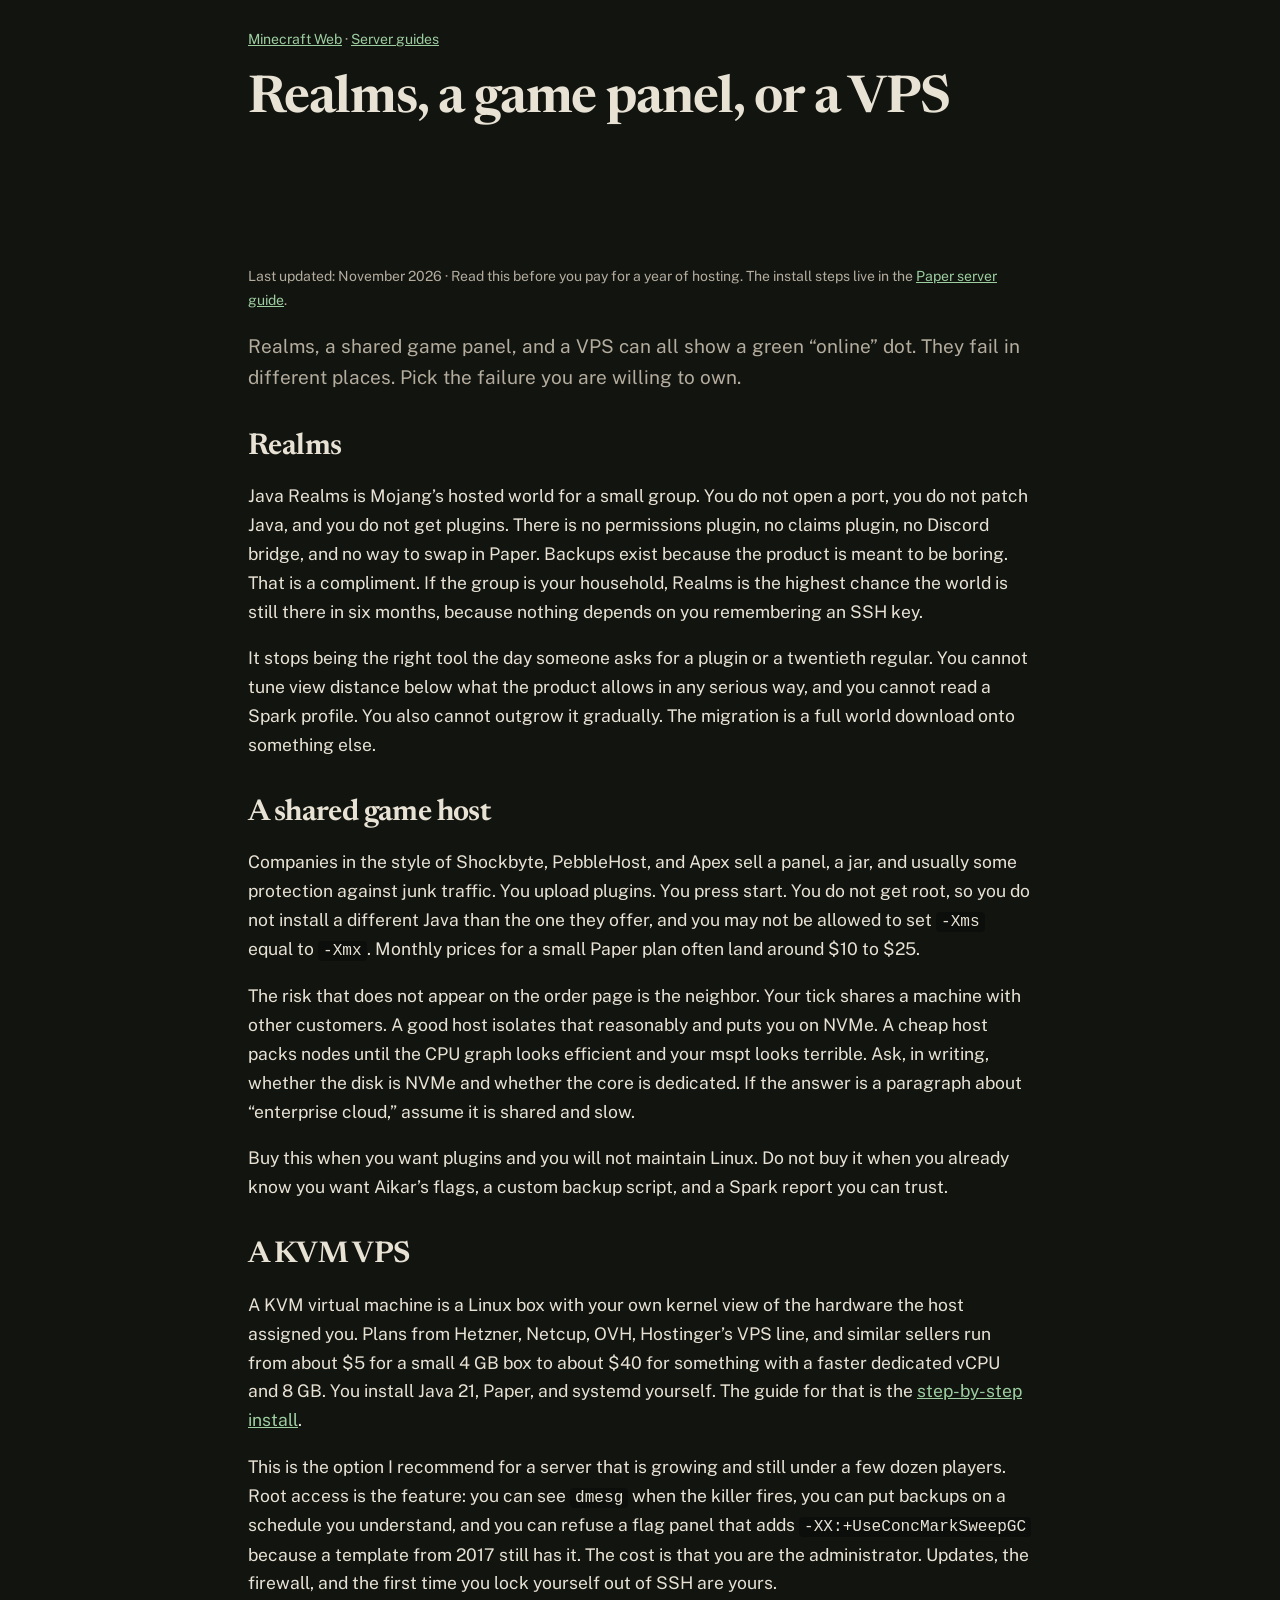
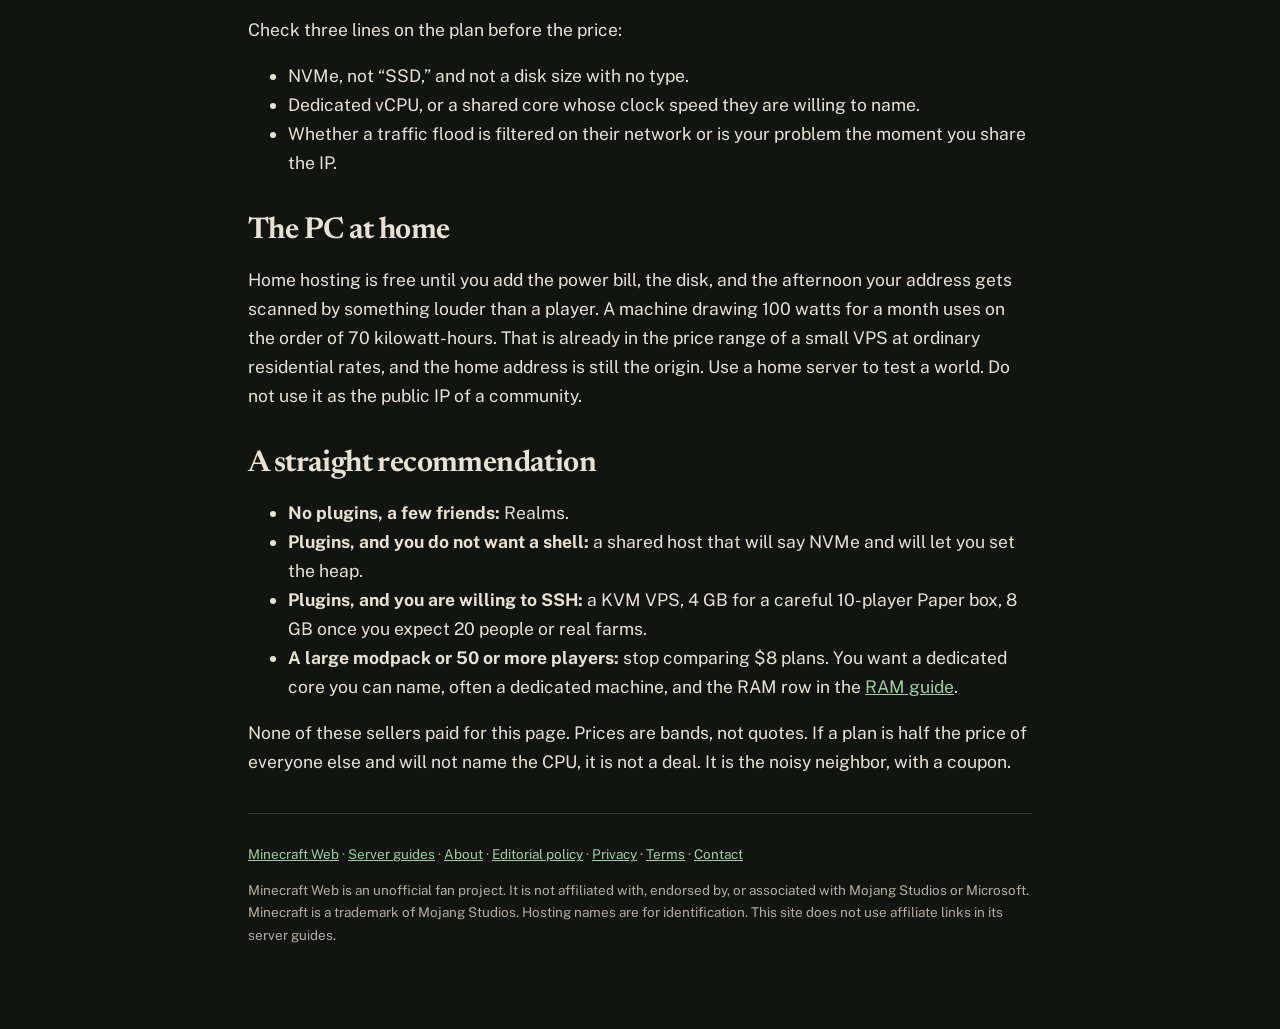
<file: guides/paper-vs-realms-vs-vps.html>
<!doctype html>
<html lang="en">
<head>
<meta charset="utf-8">
<meta name="viewport" content="width=device-width, initial-scale=1">
<title>Paper Server Hosting Compared: Realms, a Game Panel, or a VPS (2026)</title>
<meta name="description" content="When to stay on Minecraft Realms, when a shared game host is enough, and when a KVM VPS is the server you can actually tune.">
<link rel="canonical" href="https://matthewcodergamer.github.io/guides/paper-vs-realms-vs-vps.html">

<link rel="preconnect" href="https://fonts.googleapis.com">
<link rel="preconnect" href="https://fonts.gstatic.com" crossorigin>
<link rel="stylesheet" href="https://fonts.googleapis.com/css2?family=Newsreader:opsz,wght@6..72,500;6..72,650&family=Public+Sans:wght@400;500;600;700&display=swap">
<link rel="stylesheet" href="/doc.css">
<link rel="icon" type="image/png" sizes="32x32" href="/icons/icon-32.png">
<meta name="google-adsense-account" content="ca-pub-5025566183652379">
<link rel="preconnect" href="https://pagead2.googlesyndication.com" crossorigin>
<link rel="preconnect" href="https://googleads.g.doubleclick.net" crossorigin>
<link rel="preconnect" href="https://tpc.googlesyndication.com" crossorigin>
<meta name="theme-color" content="#121410">
<script async src="https://pagead2.googlesyndication.com/pagead/js/adsbygoogle.js?client=ca-pub-5025566183652379" crossorigin="anonymous"></script>



<script src="/site-ads.js" defer></script>
<script src="/ad-clicks.js" defer></script>

</head>
<body>
<div class="wrap">
<nav class="crumbs"><a href="/">Minecraft Web</a> · <a href="/guides/">Server guides</a></nav>
<h1>Realms, a game panel, or a VPS</h1>
<div class="adslot" data-ad="page"></div>
<p class="meta">Last updated: November 2026 · Read this before you pay for a year of hosting. The install steps live in the <a href="/guides/paper-minecraft-server-2026.html">Paper server guide</a>.</p>
<p class="lead">Realms, a shared game panel, and a VPS can all show a green “online” dot. They fail in different places. Pick the failure you are willing to own.</p>

<h2>Realms</h2>
<p>Java Realms is Mojang’s hosted world for a small group. You do not open a port, you do not patch Java, and you do not get plugins. There is no permissions plugin, no claims plugin, no Discord bridge, and no way to swap in Paper. Backups exist because the product is meant to be boring. That is a compliment. If the group is your household, Realms is the highest chance the world is still there in six months, because nothing depends on you remembering an SSH key.</p>
<p>It stops being the right tool the day someone asks for a plugin or a twentieth regular. You cannot tune view distance below what the product allows in any serious way, and you cannot read a Spark profile. You also cannot outgrow it gradually. The migration is a full world download onto something else.</p>

<h2>A shared game host</h2>
<p>Companies in the style of Shockbyte, PebbleHost, and Apex sell a panel, a jar, and usually some protection against junk traffic. You upload plugins. You press start. You do not get root, so you do not install a different Java than the one they offer, and you may not be allowed to set <code>-Xms</code> equal to <code>-Xmx</code>. Monthly prices for a small Paper plan often land around $10 to $25.</p>
<p>The risk that does not appear on the order page is the neighbor. Your tick shares a machine with other customers. A good host isolates that reasonably and puts you on NVMe. A cheap host packs nodes until the CPU graph looks efficient and your mspt looks terrible. Ask, in writing, whether the disk is NVMe and whether the core is dedicated. If the answer is a paragraph about “enterprise cloud,” assume it is shared and slow.</p>
<p>Buy this when you want plugins and you will not maintain Linux. Do not buy it when you already know you want Aikar’s flags, a custom backup script, and a Spark report you can trust.</p>

<h2>A KVM VPS</h2>
<p>A KVM virtual machine is a Linux box with your own kernel view of the hardware the host assigned you. Plans from Hetzner, Netcup, OVH, Hostinger’s VPS line, and similar sellers run from about $5 for a small 4 GB box to about $40 for something with a faster dedicated vCPU and 8 GB. You install Java 21, Paper, and systemd yourself. The guide for that is the <a href="/guides/paper-minecraft-server-2026.html">step-by-step install</a>.</p>
<p>This is the option I recommend for a server that is growing and still under a few dozen players. Root access is the feature: you can see <code>dmesg</code> when the killer fires, you can put backups on a schedule you understand, and you can refuse a flag panel that adds <code>-XX:+UseConcMarkSweepGC</code> because a template from 2017 still has it. The cost is that you are the administrator. Updates, the firewall, and the first time you lock yourself out of SSH are yours.</p>
<p>Check three lines on the plan before the price:</p>
<ul>
  <li>NVMe, not “SSD,” and not a disk size with no type.</li>
  <li>Dedicated vCPU, or a shared core whose clock speed they are willing to name.</li>
  <li>Whether a traffic flood is filtered on their network or is your problem the moment you share the IP.</li>
</ul>

<h2>The PC at home</h2>
<p>Home hosting is free until you add the power bill, the disk, and the afternoon your address gets scanned by something louder than a player. A machine drawing 100 watts for a month uses on the order of 70 kilowatt-hours. That is already in the price range of a small VPS at ordinary residential rates, and the home address is still the origin. Use a home server to test a world. Do not use it as the public IP of a community.</p>

<h2>A straight recommendation</h2>
<ul>
  <li><strong>No plugins, a few friends:</strong> Realms.</li>
  <li><strong>Plugins, and you do not want a shell:</strong> a shared host that will say NVMe and will let you set the heap.</li>
  <li><strong>Plugins, and you are willing to SSH:</strong> a KVM VPS, 4 GB for a careful 10-player Paper box, 8 GB once you expect 20 people or real farms.</li>
  <li><strong>A large modpack or 50 or more players:</strong> stop comparing $8 plans. You want a dedicated core you can name, often a dedicated machine, and the RAM row in the <a href="/guides/paper-ram-view-distance.html">RAM guide</a>.</li>
</ul>
<p>None of these sellers paid for this page. Prices are bands, not quotes. If a plan is half the price of everyone else and will not name the CPU, it is not a deal. It is the noisy neighbor, with a coupon.</p>


<footer class="site">
  <p><a href="/">Minecraft Web</a> · <a href="/guides/">Server guides</a> · <a href="/about.html">About</a> · <a href="/editorial-policy.html">Editorial policy</a> · <a href="/privacy.html">Privacy</a> · <a href="/terms.html">Terms</a> · <a href="/contact.html">Contact</a></p>
  <p>Minecraft Web is an unofficial fan project. It is not affiliated with, endorsed by, or associated with Mojang Studios or Microsoft. Minecraft is a trademark of Mojang Studios. Hosting names are for identification. This site does not use affiliate links in its server guides.</p>
</footer>

</div>
</body>
</html>
</file>
<file: doc.css>
:root {
  --bg: #121410;
  --panel: #1c211c;
  --text: #e8e2d4;
  --muted: #b4ad9e;
  --link: #9dcea0;
  --line: #34392f;
  --rust: #e0a07a;
  --moss: #7dba78;
}
* { box-sizing: border-box; }
html { scroll-behavior: smooth; }
body {
  margin: 0;
  background: var(--bg);
  color: var(--text);
  font-family: "Public Sans", "Segoe UI", sans-serif;
  font-size: 17.5px;
  line-height: 1.65;
}
.wrap { max-width: 820px; margin: 0 auto; padding: 28px 18px 72px; }
nav.crumbs { font-size: 14px; color: var(--muted); margin-bottom: 18px; }
nav.crumbs a, a { color: var(--link); }
h1, h2, h3 { font-family: "Newsreader", Georgia, serif; font-weight: 650; letter-spacing: -0.02em; line-height: 1.2; }
h1 { font-size: clamp(34px, 5vw, 52px); margin: 0 0 10px; }
h2 { font-size: 30px; margin: 2.2rem 0 0.6rem; scroll-margin-top: 16px; }
h3 { font-size: 22px; margin: 1.4rem 0 0.4rem; }
.lead { font-size: 19px; color: var(--muted); }
.meta { color: var(--muted); font-size: 14px; }
.bio, .note, .toc, section.card, .faq {
  background: var(--panel);
  border: 1px solid var(--line);
  border-radius: 12px;
  padding: 16px 18px;
  margin: 18px 0;
}
.bio strong { color: var(--moss); }
.toc ol { margin: 8px 0 0; padding-left: 1.2rem; }
.toc li { margin: 6px 0; }
.tablewrap { overflow-x: auto; margin: 14px 0 18px; border: 1px solid var(--line); border-radius: 10px; }
table { width: 100%; border-collapse: collapse; font-size: 14.5px; min-width: 640px; }
th, td { text-align: left; padding: 10px 12px; border-bottom: 1px solid var(--line); vertical-align: top; }
th { background: #242a23; font-weight: 650; }
pre {
  background: #0c0e0c;
  border: 1px solid var(--line);
  border-radius: 10px;
  padding: 14px 16px;
  overflow-x: auto;
  font-size: 13.5px;
  line-height: 1.5;
}
code { font-family: ui-monospace, SFMono-Regular, Menlo, Consolas, monospace; }
p code, li code { background: #0c0e0c; padding: 1px 5px; border-radius: 4px; font-size: 0.92em; }
.adslot { min-height: 90px; margin: 22px 0; }
footer.site {
  margin-top: 36px;
  padding-top: 16px;
  border-top: 1px solid var(--line);
  color: var(--muted);
  font-size: 13.5px;
}
ul.clean li, ol.steps li { margin: 8px 0; }
.warn { color: var(--rust); }
@media (max-width: 640px) {
  body { font-size: 16.5px; }
  .wrap { padding: 18px 14px 56px; }
}
</file>
